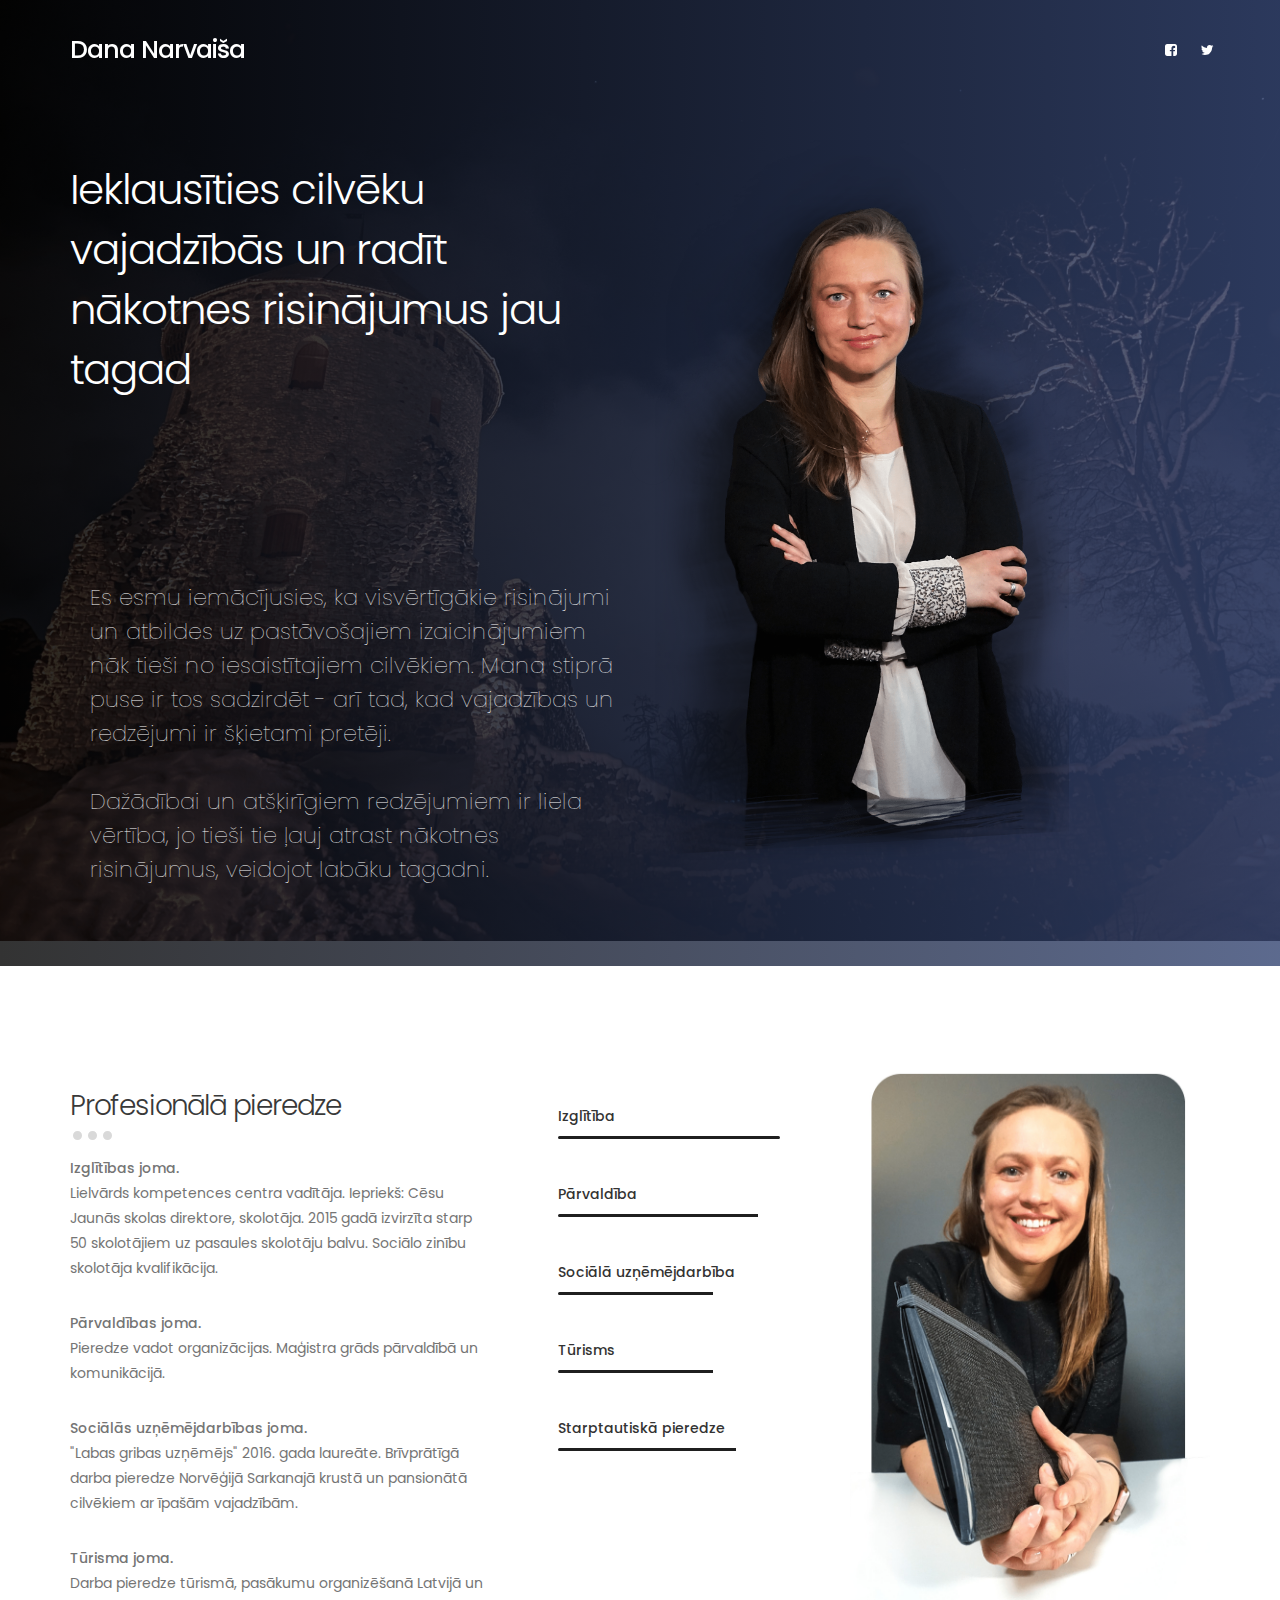
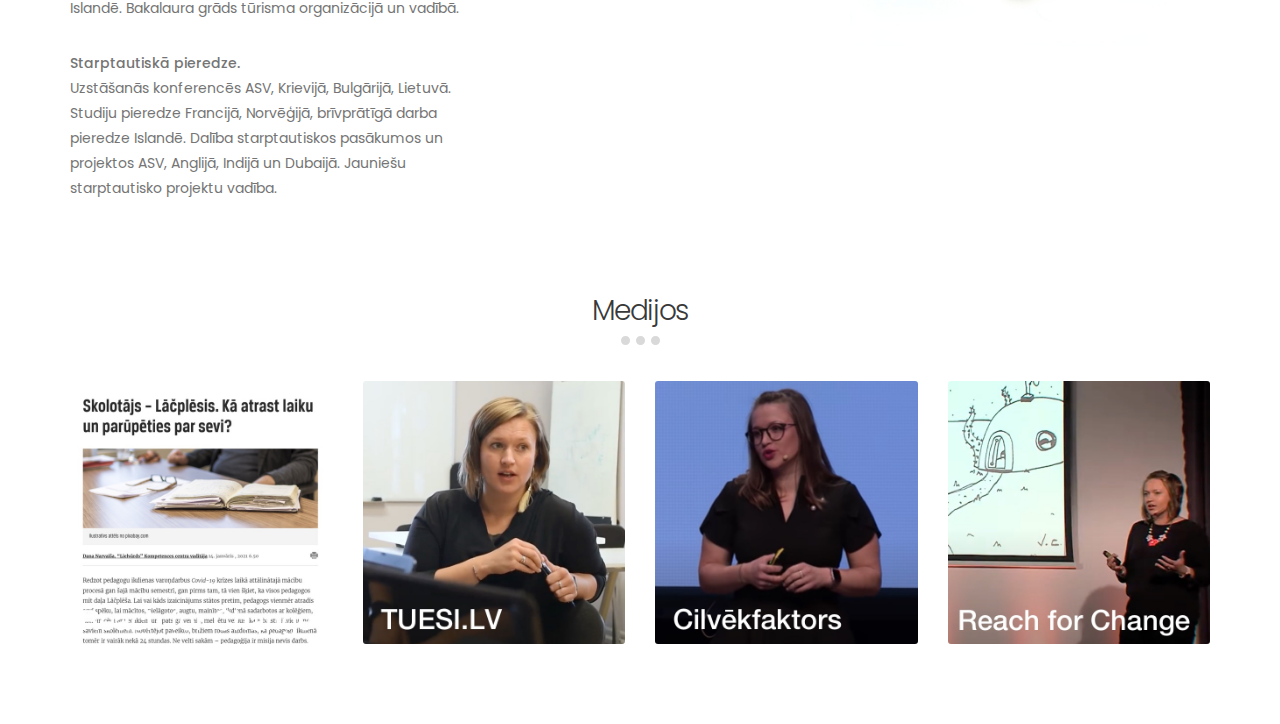
<file: index.html>
<!DOCTYPE html>
<html lang="en">
<head>

     <title>Dana Narvaiša</title>
<!--
Hydro Template
http://www.templatemo.com/tm-509-hydro
-->
     <meta charset="UTF-8">
     <meta http-equiv="X-UA-Compatible" content="IE=Edge">
     <meta name="description" content="Dana Narvaiša ir izglītības eksperte, kura gan Latvijā, gan starptautiski ir zināma kā Cēsu Jaunās skolas izveidotāja un skolotāja kura iekļuva starp Top 50 skolotājiem uz pasaules skolotāja balvu. Šobrīd Dana vada uzņēmuma "Lielvārds" Kompetences centru.">
     <meta name="keywords" content="Dana Narvaiša, Narvaiša, Cēsu Jaunā skola, Lielvārds, skolotāja, Cēsis, skola, skolotāju balva, izglītība, izglītības eksperts, eksperts, kompetences centrs, pārmaiņas izglītībā">
     <meta name="author" content="Dana Narvaiša">
     <meta name="viewport" content="width=device-width, initial-scale=1, maximum-scale=1">

     <link rel="stylesheet" href="css/bootstrap.min.css">
     <link rel="stylesheet" href="css/magnific-popup.css">
     <link rel="stylesheet" href="css/font-awesome.min.css">

     <!-- MAIN CSS -->
     <link rel="stylesheet" href="css/templatemo-style.css">
     
     <!-- FAVICON -->
     <link rel="apple-touch-icon" sizes="180x180" href="/apple-touch-icon.png">
     <link rel="icon" type="image/png" sizes="32x32" href="/favicon-32x32.png">
     <link rel="icon" type="image/png" sizes="16x16" href="/favicon-16x16.png">
     <link rel="manifest" href="/site.webmanifest">
     
</head>
<body>

     <!-- PRE LOADER -->
     <section class="preloader">
          <div class="spinner">
               <span class="spinner-rotate"></span>
          </div>
     </section>


     <!-- MENU -->
     <section class="navbar custom-navbar navbar-fixed-top" role="navigation">
          <div class="container">

               <div class="navbar-header">
                    <button class="navbar-toggle" data-toggle="collapse" data-target=".navbar-collapse">
                         <span class="icon icon-bar"></span>
                         <span class="icon icon-bar"></span>
                         <span class="icon icon-bar"></span>
                    </button>

                    <!-- lOGO TEXT HERE -->
                    <a href="index.html" class="navbar-brand">Dana Narvaiša</a>
               </div>

               <!-- MENU LINKS -->
               <div class="collapse navbar-collapse">
                   <!--   <ul class="nav navbar-nav navbar-nav-first">
                         <li><a href="#home" class="smoothScroll">Home</a></li>
                         <li><a href="#about" class="smoothScroll">About</a></li>
                         <li><a href="#blog" class="smoothScroll">Blog</a></li>
                         <li><a href="#work" class="smoothScroll">Our Work</a></li>
                         <li><a href="#contact" class="smoothScroll">Contacts</a></li>
                    </ul> -->

                    <ul class="nav navbar-nav navbar-right">
                         <li><a href="https://www.facebook.com/dana.narvaisa"><i class="fa fa-facebook-square"></i></a></li>
                         <li><a href="https://twitter.com/dana_narvaisa"><i class="fa fa-twitter"></i></a></li>
                        <!-- <li class="section-btn"><a href="#" data-toggle="modal" data-target="#modal-form">Read on Medium</a></li> -->
                    </ul>
               </div>

          </div>
     </section>


     <!-- HOME -->
     <section id="home" data-stellar-background-ratio="0.5">
          <div class="overlay"></div>
          <div class="container">
               <div class="row">

                                        <div class="col-md-6 col-sm-12">
                         <div class="home-info">
                              <h1>Ieklausīties cilvēku vajadzībās un radīt nākotnes risinājumus jau tagad</h1>
                              
                              <span class="home-subinfo">Es esmu iemācījusies, ka visvērtīgākie risinājumi un atbildes uz pastāvošajiem izaicinājumiem nāk tieši no iesaistītajiem cilvēkiem. Mana stiprā puse ir tos sadzirdēt - arī tad, kad vajadzības un redzējumi ir šķietami pretēji.<br><br>Dažādībai un atšķirīgiem redzējumiem ir liela vērtība, jo tieši tie ļauj atrast nākotnes risinājumus, veidojot labāku tagadni.
                                   
                              </span>
                         </div>
                    </div>

                    <div class="col-md-6 col-sm-12">
                        <div class="home-photo">

                                   <img class="mx-auto d-block img-fluid" src="images/Dana_homepage_second.png"></img>

                      </div>
                    </div>

               </div>
          </div>
     </section>


     <!-- ABOUT -->
       <section id="about" data-stellar-background-ratio="0.5">
          <div class="container">
               <div class="row">

                    <div class="col-md-5 col-sm-6">
                         <div class="about-info">
                              <div class="section-title">
                                   <h2>Profesionālā pieredze</h2>
                                   <span class="line-bar">...</span>
                              </div>
                              <p><strong>Izglītības joma.</strong><br> Lielvārds kompetences centra vadītāja. Iepriekš: Cēsu Jaunās skolas direktore, skolotāja. 2015 gadā izvirzīta starp 50 skolotājiem uz pasaules skolotāju balvu. Sociālo zinību skolotāja kvalifikācija.</p><br>
                              <p><strong>Pārvaldības joma.</strong><br> Pieredze vadot organizācijas. Maģistra grāds pārvaldībā un komunikācijā.</p><br>
                              <p><strong>Sociālās uzņēmējdarbības joma.</strong><br> "Labas gribas uzņēmējs" 2016. gada laureāte. Brīvprātīgā darba pieredze Norvēģijā Sarkanajā krustā un pansionātā cilvēkiem ar īpašām vajadzībām.</p><br>
                           <p><strong>Tūrisma joma.</strong><br>Darba pieredze tūrismā, pasākumu organizēšanā Latvijā un Islandē. Bakalaura grāds tūrisma organizācijā un vadībā.</p><br>
                             <p><strong>Starptautiskā pieredze.</strong><br>Uzstāšanās konferencēs ASV, Krievijā, Bulgārijā, Lietuvā. Studiju pieredze Francijā, Norvēģijā, brīvprātīgā darba pieredze Islandē. Dalība starptautiskos pasākumos un projektos ASV, Anglijā, Indijā un Dubaijā. Jauniešu starptautisko projektu vadība.</p><br>    
                           
                         </div>
                    </div>

                    <div class="col-md-3 col-sm-6">
                         <div class="about-info skill-thumb">

                              <strong>Izglītība</strong>
                                   <span class="pull-right"></span>
                                        <div class="progress">
                                             <div class="progress-bar progress-bar-primary" role="progressbar" aria-valuenow="100" aria-valuemin="0" aria-valuemax="100" style="width: 100%;"></div>
                                        </div><br>

                              <strong>Pārvaldība</strong>
                                   <span class="pull-right"></span>
                                        <div class="progress">
                                             <div class="progress-bar progress-bar-primary" role="progressbar" aria-valuenow="100" aria-valuemin="0" aria-valuemax="100" style="width: 90%;"></div>
                                        </div><br>

                              <strong>Sociālā uzņēmējdarbība</strong>
                                   <span class="pull-right"></span>
                                        <div class="progress">
                                             <div class="progress-bar progress-bar-primary" role="progressbar" aria-valuenow="100" aria-valuemin="0" aria-valuemax="100" style="width: 70%;"></div>
                                        </div><br>

                              <strong>Tūrisms</strong>
                                   <span class="pull-right"></span>
                                        <div class="progress">
                                             <div class="progress-bar progress-bar-primary" role="progressbar" aria-valuenow="100" aria-valuemin="0" aria-valuemax="100" style="width: 70%;"></div>
                                        </div><br>
                                        
                                        <strong>Starptautiskā pieredze</strong>
                                   <span class="pull-right"></span>
                                        <div class="progress">
                                             <div class="progress-bar progress-bar-primary" role="progressbar" aria-valuenow="100" aria-valuemin="0" aria-valuemax="100" style="width: 80%;"></div>
                                        </div>

                         </div>
                    </div>

                    <div class="col-md-4 col-sm-12">
                         <div class="about-image">
                              <img src="images/Dana_white_table.jpg" class="img-responsive" alt="">
                         </div>
                    </div>

               </div>
          </div>
     </section>



     <!-- WORK -->
     <section id="work" data-stellar-background-ratio="0.5">
          <div class="container">
               <div class="row">

                    <div class="col-md-12 col-sm-12">
                         <div class="section-title">
                              <h2>Medijos</h2>
                              <span class="line-bar">...</span>
                         </div>
                    </div>

                    <div class="col-md-3 col-sm-6">
                         <!-- WORK THUMB -->
                         <div class="work-thumb">
                              <a href="https://ir.lv/2021/01/14/skolotajs-lacplesis-ka-atrast-laiku-un-parupeties-par-sevi/">
                                   <img src="images/mediji-irlacplesis.jpg" class="img-responsive" alt="Work">

                                   <div class="work-info">
                                        <h3>Ir.lv</h3>
                                        <small>Skolotājs – Lāčplēsis. <br>Kā atrast laiku un<br> parūpēties par sevi?
</small>
                                   </div>
                              </a>
                         </div>
                    </div>


                    <div class="col-md-3 col-sm-6">
                         <!-- WORK THUMB -->
                         <div class="work-thumb">
                              <a href="https://youtu.be/twyvLfW7IdI">
                                   <img src="images/mediji-tuesilv.jpg" class="img-responsive" alt="Work">

                                   <div class="work-info">
                                        <h3>TUESI.LV</h3>
                                        <small>Dana Narvaiša -<br>izveidojusi skolu</small>
                                   </div>
                              </a>
                         </div>
                    </div>

                    <div class="col-md-3 col-sm-6">
                         <!-- WORK THUMB -->
                         <div class="work-thumb">
                              <a href="https://youtu.be/tKFeyXFOIC4">
                                   <img src="images/mediji-cilvekfaktors.jpg" class="img-responsive" alt="Work">

                                   <div class="work-info">
                                        <h3>Cilvēkfaktors</h3>
                                        <small>"Ko mēs esam aizmirsuši?"</small>
                                   </div>
                              </a>
                         </div>
                    </div>

                    <div class="col-md-3 col-sm-6">
                         <!-- WORK THUMB -->
                         <div class="work-thumb">
                              <a href="https://youtu.be/SBDPJjTN-so">
                                   <img src="images/mediji-reachforchange.jpg" class="img-responsive" alt="Work">

                                   <div class="work-info">
                                        <h3>Reach for Change</h3>
                                        <small>How about NOT focusing<br>on system change</small>
                                   </div>
                              </a>
                         </div>
                    </div>


               </div>
          </div>
     </section>








     <!-- SCRIPTS -->
     <script src="js/jquery.js"></script>
     <script src="js/bootstrap.min.js"></script>
     <script src="js/jquery.stellar.min.js"></script>
     <script src="js/jquery.magnific-popup.min.js"></script>
     <script src="js/smoothscroll.js"></script>
     <script src="js/custom.js"></script>

</body>
</html>
</file>
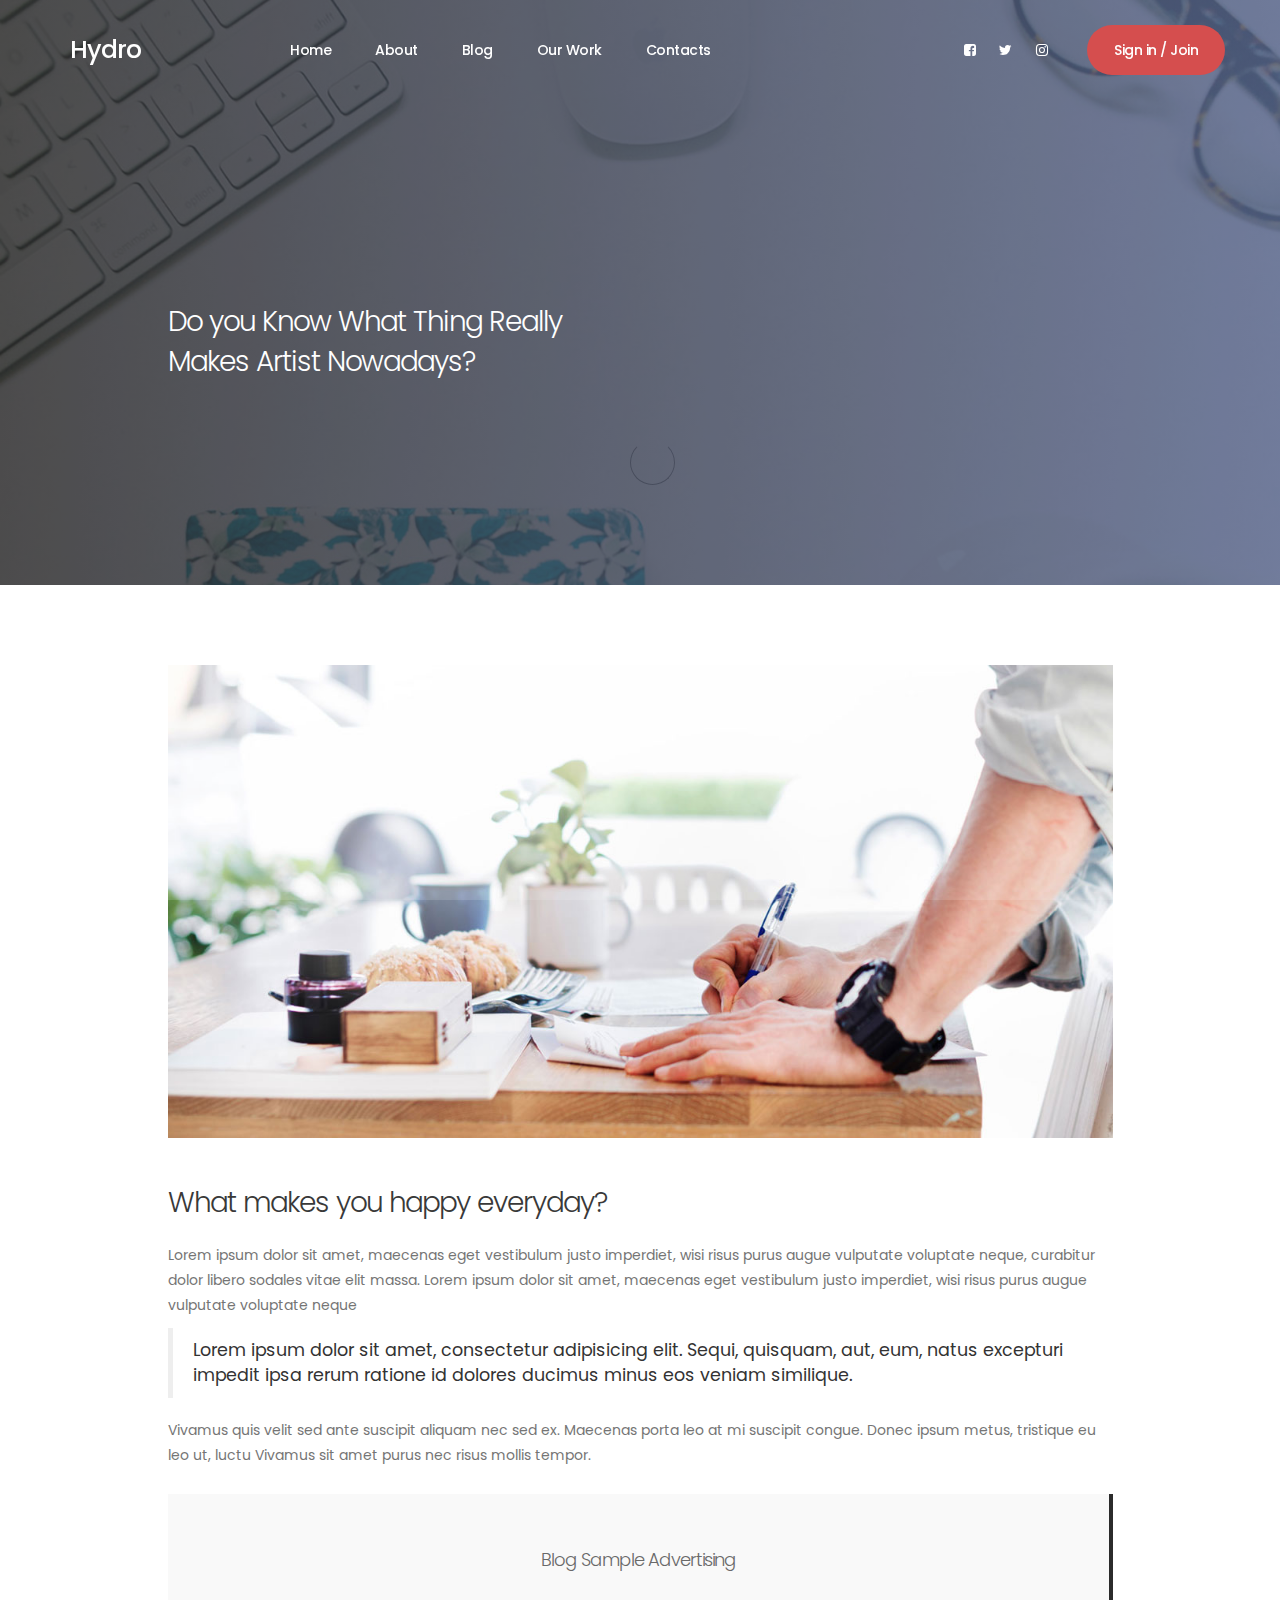
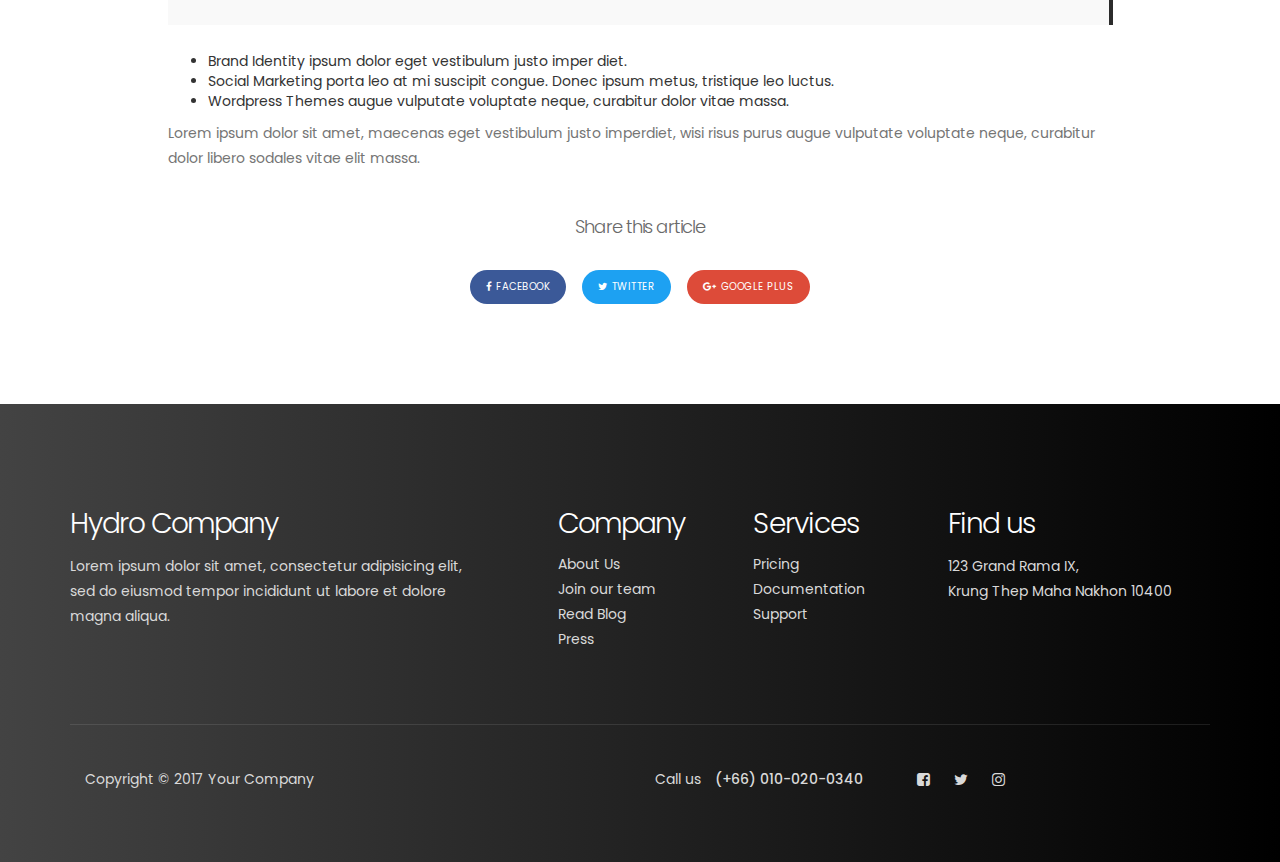
<file: blog-detail.html>
<!DOCTYPE html>
<html lang="en">
<head>

     <title>Hydro - Blog Page</title>
<!-- 
Hydro Template 
http://www.templatemo.com/tm-509-hydro
-->
     <meta charset="UTF-8">
     <meta http-equiv="X-UA-Compatible" content="IE=Edge">
     <meta name="description" content="">
     <meta name="keywords" content="">
     <meta name="author" content="">
     <meta name="viewport" content="width=device-width, initial-scale=1, maximum-scale=1">

     <link rel="stylesheet" href="css/bootstrap.min.css">
     <link rel="stylesheet" href="css/magnific-popup.css">
     <link rel="stylesheet" href="css/font-awesome.min.css">

     <!-- MAIN CSS -->
     <link rel="stylesheet" href="css/templatemo-style.css">
</head>
<body>

     <!-- PRE LOADER -->
     <section class="preloader">
          <div class="spinner">
               <span class="spinner-rotate"></span>
          </div>
     </section>


     <!-- MENU -->
     <section class="navbar custom-navbar navbar-fixed-top" role="navigation">
          <div class="container">

               <div class="navbar-header">
                    <button class="navbar-toggle" data-toggle="collapse" data-target=".navbar-collapse">
                         <span class="icon icon-bar"></span>
                         <span class="icon icon-bar"></span>
                         <span class="icon icon-bar"></span>
                    </button>

                    <!-- lOGO TEXT HERE -->
                    <a href="index.html" class="navbar-brand">Hydro</a>
               </div>

               <!-- MENU LINKS -->
               <div class="collapse navbar-collapse">
                    <ul class="nav navbar-nav navbar-nav-first">
                         <li><a href="index.html#home" class="smoothScroll">Home</a></li>
                         <li><a href="index.html#about" class="smoothScroll">About</a></li>
                         <li><a href="index.html#blog" class="smoothScroll">Blog</a></li>
                         <li><a href="index.html#work" class="smoothScroll">Our Work</a></li>
                         <li><a href="index.html#contact" class="smoothScroll">Contacts</a></li>
                    </ul>

                    <ul class="nav navbar-nav navbar-right">
                         <li><a href="#"><i class="fa fa-facebook-square"></i></a></li>
                         <li><a href="#"><i class="fa fa-twitter"></i></a></li>
                         <li><a href="#"><i class="fa fa-instagram"></i></a></li>
                         <li class="section-btn"><a href="#" data-toggle="modal" data-target="#modal-form">Sign in / Join</a></li>
                    </ul>
               </div>

          </div>
     </section>


     <!-- BLOG HEADER -->
     <section id="blog-header" data-stellar-background-ratio="0.5">
          <div class="overlay"></div>
          <div class="container">
               <div class="row">

                    <div class="col-md-offset-1 col-md-5 col-sm-12">
                         <h2>Do you Know What Thing Really Makes Artist Nowadays?</h2>
                    </div>
                    
               </div>
          </div>
     </section>


     <!-- BLOG DETAIL -->
     <section id="blog-detail" data-stellar-background-ratio="0.5">
          <div class="container">
               <div class="row">

                    <div class="col-md-offset-1 col-md-10 col-sm-12">
                         <!-- BLOG THUMB -->
                         <div class="blog-detail-thumb">
                              <div class="blog-image">
                                   <img src="images/blog-detail-image.jpg" class="img-responsive" alt="Blog Image">
                              </div>
                              <h2>What makes you happy everyday?</h2>
                              <p>Lorem ipsum dolor sit amet, maecenas eget vestibulum justo imperdiet, wisi risus purus augue vulputate voluptate neque, curabitur dolor libero sodales vitae elit massa. Lorem ipsum dolor sit amet, maecenas eget vestibulum justo imperdiet, wisi risus purus augue vulputate voluptate neque</p>

                              <blockquote>Lorem ipsum dolor sit amet, consectetur adipisicing elit. Sequi, quisquam, aut, eum, natus excepturi impedit ipsa rerum ratione id dolores ducimus minus eos veniam similique.</blockquote>

                              <p>Vivamus quis velit sed ante suscipit aliquam nec sed ex. Maecenas porta leo at mi suscipit congue. Donec ipsum metus, tristique eu leo ut, luctu Vivamus sit amet purus nec risus mollis tempor.</p>

                              <div class="blog-ads">
                                   <h4>Blog Sample Advertising</h4>
                              </div>
                              
                              <ul>
                                   <li>Brand Identity ipsum dolor eget vestibulum justo imper diet.</li>
                                   <li>Social Marketing porta leo at mi suscipit congue. Donec ipsum metus, tristique leo luctus.</li>
                                   <li>Wordpress Themes augue vulputate voluptate neque, curabitur dolor vitae massa.</li>
                              </ul>
                              <p>Lorem ipsum dolor sit amet, maecenas eget vestibulum justo imperdiet, wisi risus purus augue vulputate voluptate neque, curabitur dolor libero sodales vitae elit massa.</p>
                              <div class="blog-social-share">
                                   <h4>Share this article</h4>
                                   <a href="https://www.facebook.com/templatemo" class="btn btn-primary"><i class="fa fa-facebook"></i>facebook</a>
                                   <a href="#" class="btn btn-success"><i class="fa fa-twitter"></i>twitter</a>
                                   <a href="#" class="btn btn-danger"><i class="fa fa-google-plus"></i>google plus</a>
                              </div>
                         </div>
                    </div>
                    
               </div>
          </div>
     </section>


     <!-- FOOTER -->
     <footer data-stellar-background-ratio="0.5">
          <div class="container">
               <div class="row">

                    <div class="col-md-5 col-sm-12">
                         <div class="footer-thumb footer-info"> 
                              <h2>Hydro Company</h2>
                              <p>Lorem ipsum dolor sit amet, consectetur adipisicing elit, sed do eiusmod tempor incididunt ut labore et dolore magna aliqua.</p>
                         </div>
                    </div>

                    <div class="col-md-2 col-sm-4"> 
                         <div class="footer-thumb"> 
                              <h2>Company</h2>
                              <ul class="footer-link">
                                   <li><a href="#">About Us</a></li>
                                   <li><a href="#">Join our team</a></li>
                                   <li><a href="#">Read Blog</a></li>
                                   <li><a href="#">Press</a></li>
                              </ul>
                         </div>
                    </div>

                    <div class="col-md-2 col-sm-4"> 
                         <div class="footer-thumb"> 
                              <h2>Services</h2>
                              <ul class="footer-link">
                                   <li><a href="#">Pricing</a></li>
                                   <li><a href="#">Documentation</a></li>
                                   <li><a href="#">Support</a></li>
                              </ul>
                         </div>
                    </div>

                    <div class="col-md-3 col-sm-4"> 
                         <div class="footer-thumb"> 
                              <h2>Find us</h2>
                              <p>123 Grand Rama IX, <br> Krung Thep Maha Nakhon 10400</p>
                         </div>
                    </div>

                    <div class="col-md-12 col-sm-12">
                         <div class="footer-bottom">
                              <div class="col-md-6 col-sm-5">
                                   <div class="copyright-text"> 
                                        <p>Copyright &copy; 2017 Your Company</p>
                                   </div>
                              </div>
                              <div class="col-md-6 col-sm-7">
                                   <div class="phone-contact"> 
                                        <p>Call us <span>(+66) 010-020-0340</span></p>
                                   </div>
                                   <ul class="social-icon">
                                        <li><a href="#" class="fa fa-facebook-square" attr="facebook icon"></a></li>
                                        <li><a href="#" class="fa fa-twitter"></a></li>
                                        <li><a href="#" class="fa fa-instagram"></a></li>
                                   </ul>
                              </div>
                         </div>
                    </div>
                    
               </div>
          </div>
     </footer>

     <!-- MODAL -->
     <section class="modal fade" id="modal-form" tabindex="-1" role="dialog" aria-labelledby="myModalLabel" aria-hidden="true">
          <div class="modal-dialog modal-lg">
               <div class="modal-content modal-popup">

                    <div class="modal-header">
                         <button type="button" class="close" data-dismiss="modal" aria-label="Close">
                              <span aria-hidden="true">&times;</span>
                         </button>
                    </div>

                    <div class="modal-body">
                         <div class="container-fluid">
                              <div class="row">

                                   <div class="col-md-12 col-sm-12">
                                        <div class="modal-title">
                                             <h2>Hydro Co</h2>
                                        </div>

                                        <!-- NAV TABS -->
                                        <ul class="nav nav-tabs" role="tablist">
                                             <li class="active"><a href="#sign_up" aria-controls="sign_up" role="tab" data-toggle="tab">Create an account</a></li>
                                             <li><a href="#sign_in" aria-controls="sign_in" role="tab" data-toggle="tab">Sign In</a></li>
                                        </ul>

                                        <!-- TAB PANES -->
                                        <div class="tab-content">
                                             <div role="tabpanel" class="tab-pane fade in active" id="sign_up">
                                                  <form action="#" method="post">
                                                       <input type="text" class="form-control" name="name" placeholder="Name" required>
                                                       <input type="telephone" class="form-control" name="telephone" placeholder="Telephone" required>
                                                       <input type="email" class="form-control" name="email" placeholder="Email" required>
                                                       <input type="password" class="form-control" name="password" placeholder="Password" required>
                                                       <input type="submit" class="form-control" name="submit" value="Submit Button">
                                                  </form>
                                             </div>

                                             <div role="tabpanel" class="tab-pane fade in" id="sign_in">
                                                  <form action="#" method="post">
                                                       <input type="email" class="form-control" name="email" placeholder="Email" required>
                                                       <input type="password" class="form-control" name="password" placeholder="Password" required>
                                                       <input type="submit" class="form-control" name="submit" value="Submit Button">
                                                       <a href="https://www.facebook.com/templatemo">Forgot your password?</a>
                                                  </form>
                                             </div>
                                        </div>
                                   </div>

                              </div>
                         </div>
                    </div>

               </div>
          </div>
     </section>

     <!-- SCRIPTS -->
     <script src="js/jquery.js"></script>
     <script src="js/bootstrap.min.js"></script>
     <script src="js/jquery.stellar.min.js"></script>
     <script src="js/jquery.magnific-popup.min.js"></script>
     <script src="js/smoothscroll.js"></script>
     <script src="js/custom.js"></script>

</body>
</html>
</file>
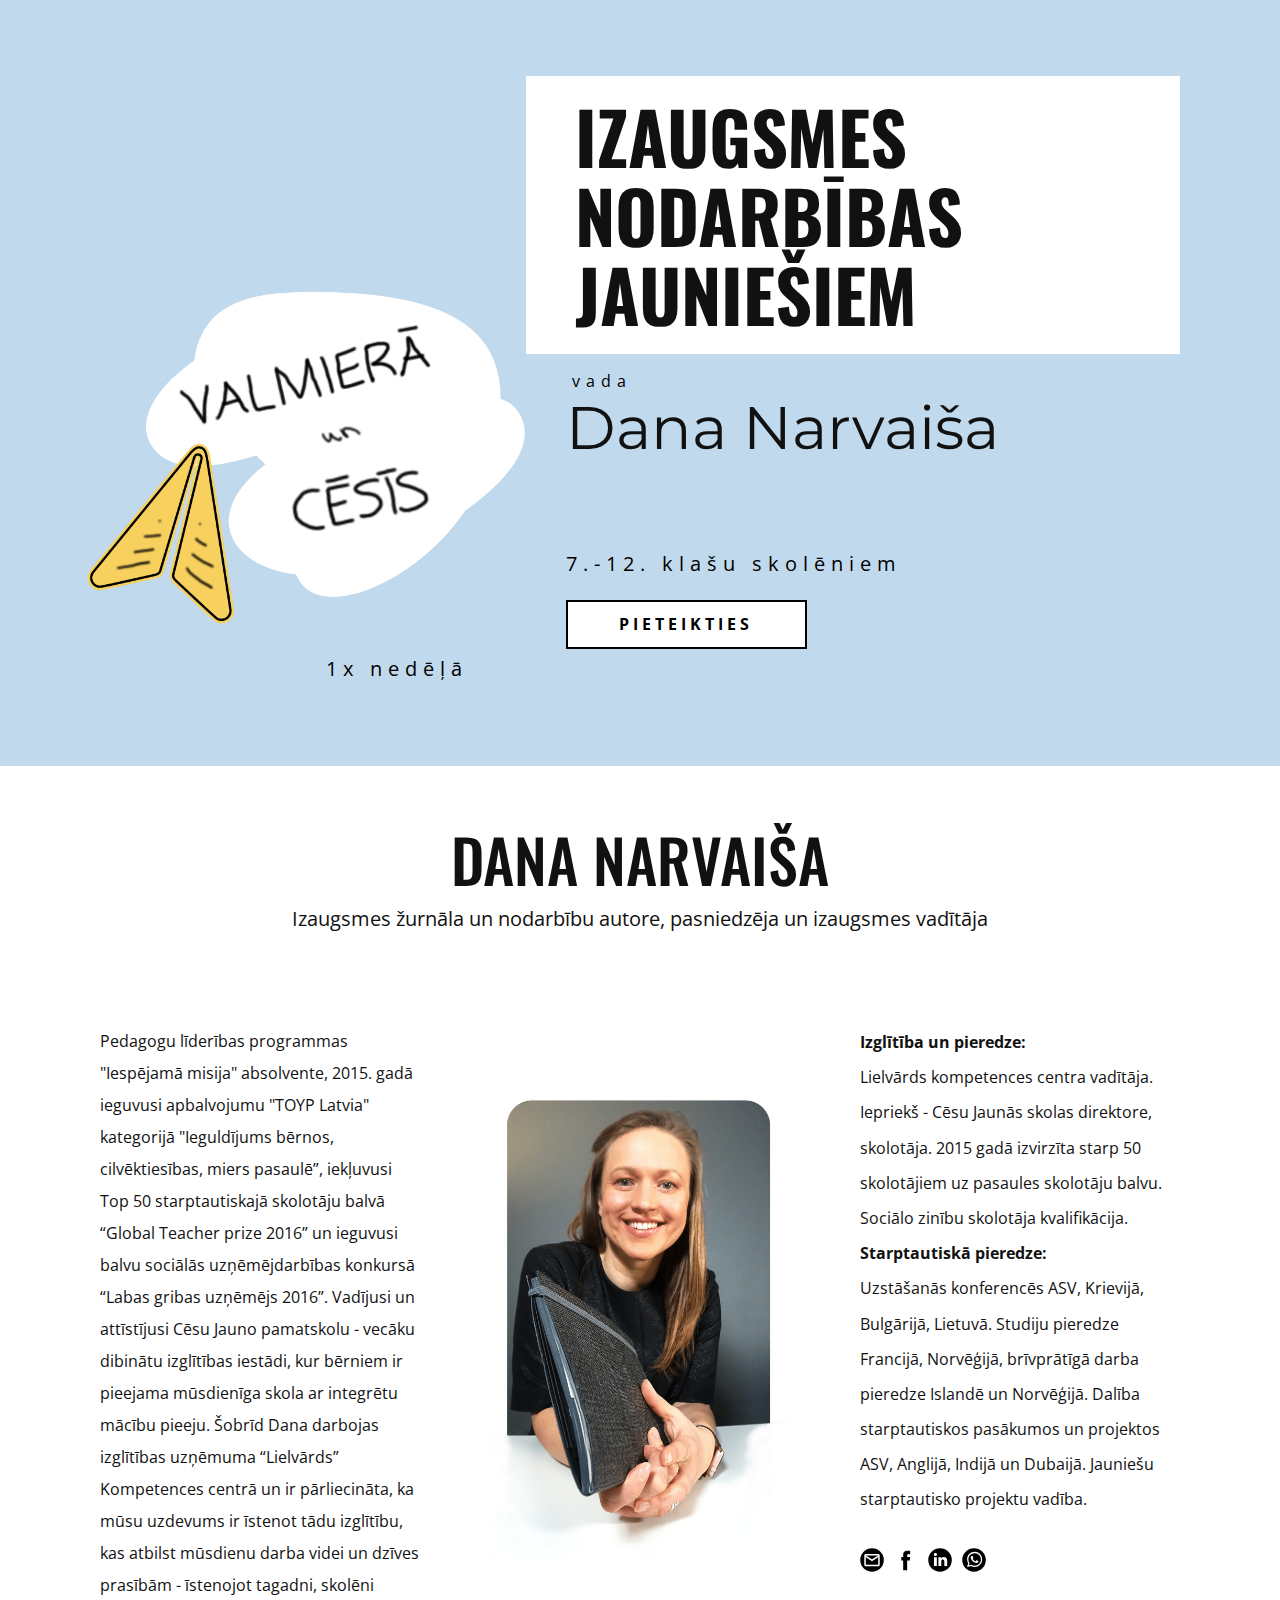
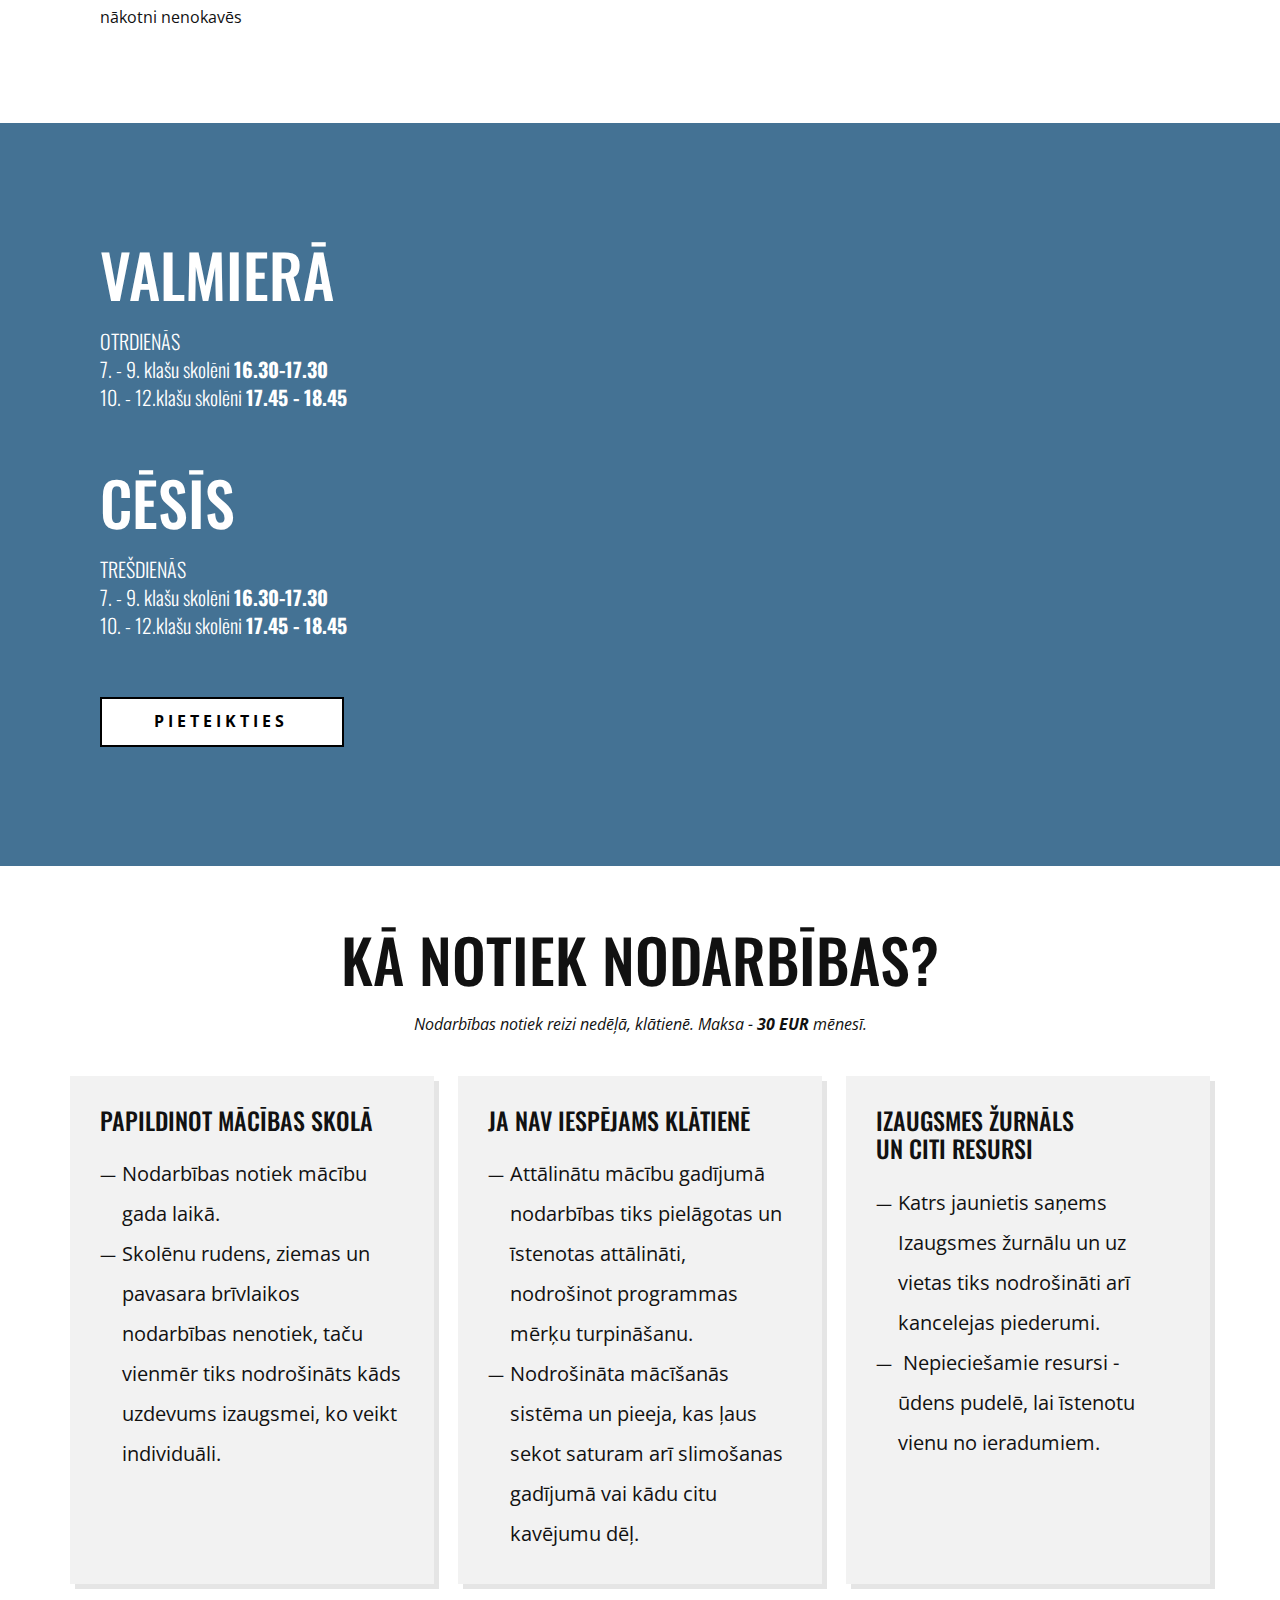
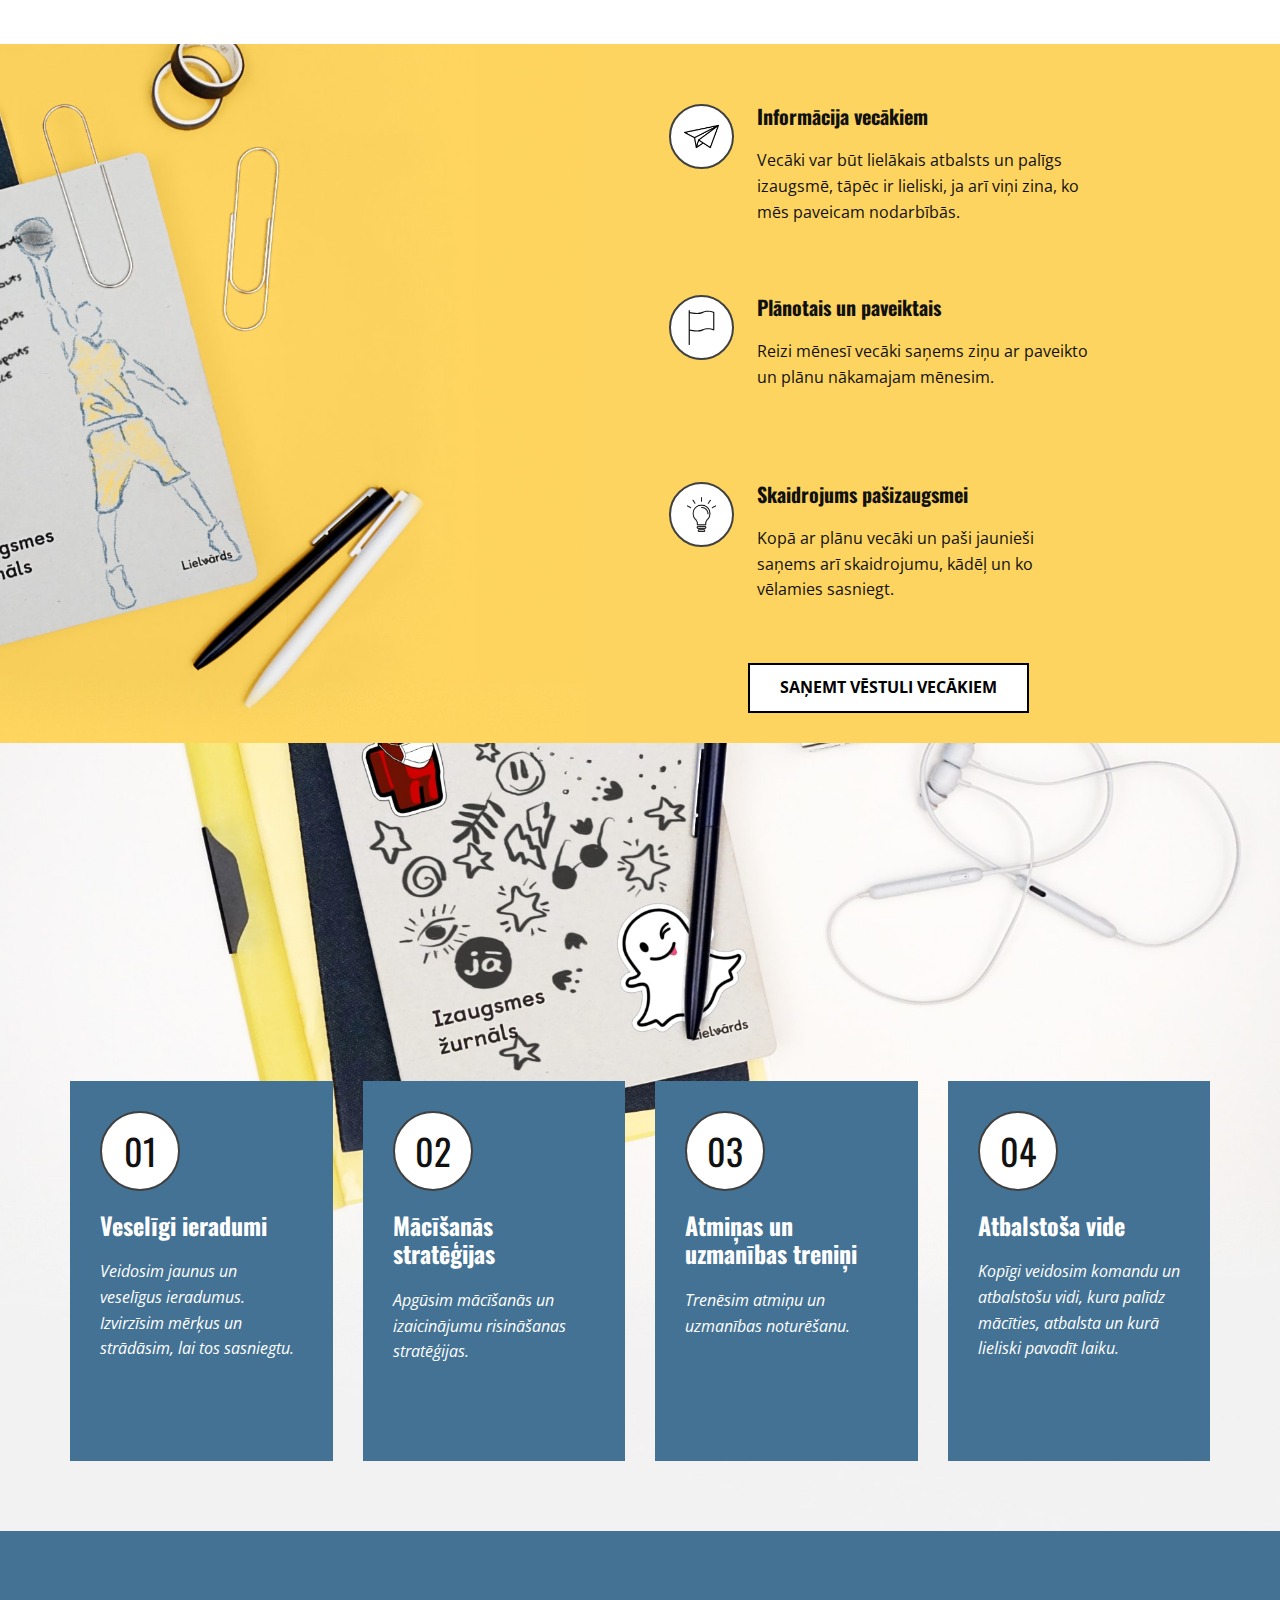
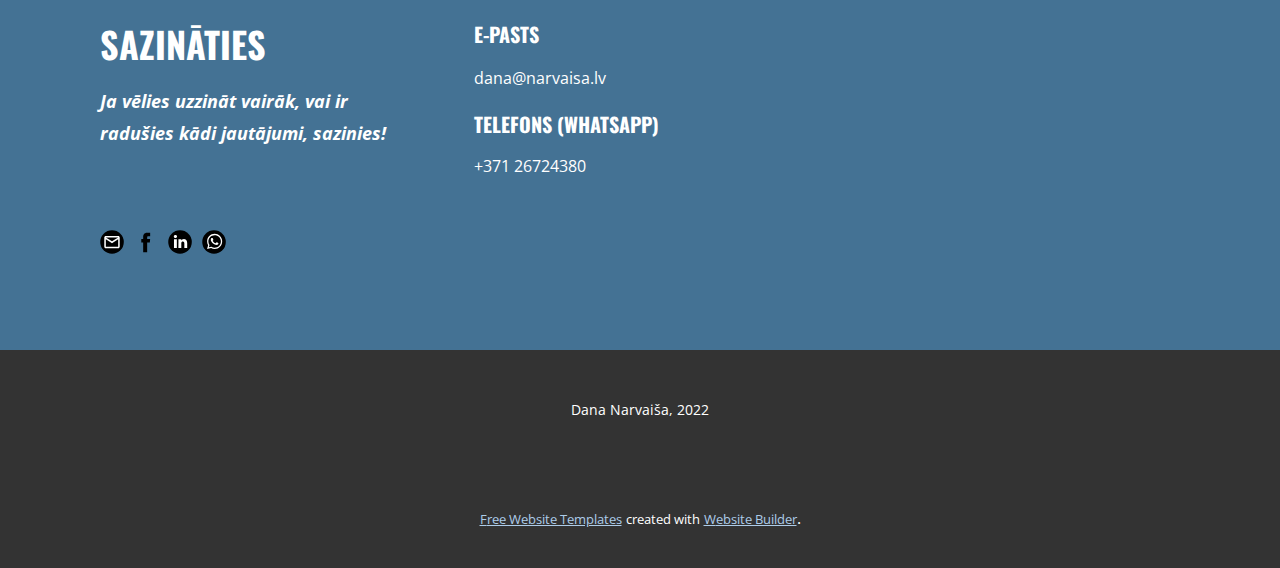
<file: Dana-Narvaiša.html>
<!DOCTYPE html>
<html style="font-size: 16px;" lang="en"><head>
    <meta name="viewport" content="width=device-width, initial-scale=1.0">
    <meta charset="utf-8">
    <meta name="keywords" content="Hello!, I’m Jack Norton, a web Designer., Profile, Hello, Capabilities, 01, 02, 03, 04, We create, restore &amp;amp; evolve iconic brands">
    <meta name="description" content="">
    <title>Dana Narvaiša</title>
    <link rel="stylesheet" href="nicepage.css" media="screen">
<link rel="stylesheet" href="Dana-Narvaiša.css" media="screen">
    <script class="u-script" type="text/javascript" src="jquery.js" "="" defer=""></script>
    <script class="u-script" type="text/javascript" src="nicepage.js" "="" defer=""></script>
    <meta name="generator" content="Nicepage 4.17.10, nicepage.com">
    <link id="u-theme-google-font" rel="stylesheet" href="https://fonts.googleapis.com/css?family=Oswald:200,300,400,500,600,700|Open+Sans:300,300i,400,400i,500,500i,600,600i,700,700i,800,800i">
    <link id="u-page-google-font" rel="stylesheet" href="https://fonts.googleapis.com/css?family=Oswald:200,300,400,500,600,700|Montserrat:100,100i,200,200i,300,300i,400,400i,500,500i,600,600i,700,700i,800,800i,900,900i">
    
    
    
    
    
    
    
    
    <script type="application/ld+json">{
		"@context": "http://schema.org",
		"@type": "Organization",
		"name": ""
}</script>
    <meta name="theme-color" content="#478ac9">
    <meta property="og:title" content="Dana Narvaiša">
    <meta property="og:type" content="website">
  </head>
  <body class="u-body u-xl-mode" data-lang="en">
    <section class="u-clearfix u-palette-3-light-2 u-section-1" id="carousel_8a8b">
      <div class="u-clearfix u-sheet u-valign-middle-md u-valign-middle-sm u-valign-middle-xl u-valign-middle-xs u-sheet-1">
        <div class="u-clearfix u-expanded-width u-layout-wrap u-layout-wrap-1">
          <div class="u-gutter-0 u-layout">
            <div class="u-layout-row">
              <div class="u-align-left-lg u-align-left-xl u-align-right-md u-align-right-sm u-align-right-xs u-container-style u-layout-cell u-left-cell u-size-24 u-layout-cell-1">
                <div class="u-container-layout u-container-layout-1">
                  <img class="u-expanded-width-sm u-expanded-width-xs u-image u-image-1" src="images/web_valmiera_cesis.png" data-image-width="788" data-image-height="622">
                  <p class="u-text u-text-black u-text-1">1x nedēļā</p>
                </div>
              </div>
              <div class="u-align-left-lg u-align-left-md u-align-left-sm u-align-left-xl u-container-style u-layout-cell u-right-cell u-size-36 u-layout-cell-2">
                <div class="u-container-layout u-container-layout-2">
                  <div class="u-align-left u-container-style u-expanded-width-xs u-group u-white u-group-1">
                    <div class="u-container-layout u-container-layout-3">
                      <h2 class="u-custom-font u-font-oswald u-text u-text-2">IZAUGSMES<br>NODARBĪBAS<br>JAUNIEŠIEM
                      </h2>
                    </div>
                  </div>
                  <p class="u-align-left-xs u-text u-text-black u-text-3">vada</p>
                  <h1 class="u-align-left-xs u-custom-font u-font-montserrat u-text u-text-4">Dana Narvaiša</h1>
                  <p class="u-text u-text-black u-text-5">7.-12. klašu skolēniem</p>
                  <a href="https://ej.uz/pieteiksanas_izaugsmes_nodarbibam" class="u-active-black u-border-2 u-border-black u-btn u-button-style u-hover-black u-text-black u-text-hover-white u-white u-btn-1" target="_blank">PIETEIKTIES</a>
                </div>
              </div>
            </div>
          </div>
        </div>
      </div>
    </section>
    <section class="u-align-center-lg u-align-center-md u-align-center-xl u-align-left-sm u-align-left-xs u-clearfix u-section-2" id="carousel_09eb">
      <div class="u-clearfix u-sheet u-valign-middle u-sheet-1">
        <h2 class="u-text u-text-default u-text-1">DANA NARVAIŠA</h2>
        <p class="u-align-center-sm u-align-center-xs u-large-text u-text u-text-variant u-text-2">Izaugsmes žurnāla un nodarbību autore, pasniedzēja un izaugsmes vadītāja</p>
        <div class="u-clearfix u-expanded-width u-layout-wrap u-layout-wrap-1">
          <div class="u-layout">
            <div class="u-layout-row">
              <div class="u-container-style u-layout-cell u-size-20 u-layout-cell-1">
                <div class="u-container-layout u-container-layout-1">
                  <p class="u-text u-text-default u-text-3"> Pedagogu līderības programmas "Iespējamā misija" absolvente, 2015. gadā ieguvusi apbalvojumu "TOYP Latvia" kategorijā "Ieguldījums bērnos, cilvēktiesības, miers pasaulē”, iekļuvusi Top 50 starptautiskajā skolotāju balvā “Global Teacher prize 2016” un ieguvusi balvu sociālās uzņēmējdarbības konkursā “Labas gribas uzņēmējs 2016”. Vadījusi un attīstījusi Cēsu Jauno pamatskolu - vecāku dibinātu izglītības iestādi, kur bērniem ir pieejama mūsdienīga skola ar integrētu mācību pieeju. Šobrīd Dana darbojas izglītības uzņēmuma “Lielvārds” Kompetences centrā un ir pārliecināta, ka mūsu uzdevums ir īstenot tādu izglītību, kas atbilst mūsdienu darba videi un dzīves prasībām - īstenojot tagadni, skolēni nākotni nenokavēs</p>
                </div>
              </div>
              <div class="u-align-center-md u-align-left-sm u-align-left-xs u-container-style u-layout-cell u-size-20 u-layout-cell-2">
                <div class="u-container-layout u-valign-middle-lg u-valign-middle-xl u-valign-top-md u-valign-top-sm u-valign-top-xs u-container-layout-2">
                  <img class="u-expanded-width-md u-expanded-width-sm u-expanded-width-xs u-image u-image-default u-image-1" src="images/image.png" alt="" data-image-width="1500" data-image-height="2500">
                </div>
              </div>
              <div class="u-container-style u-layout-cell u-size-20 u-layout-cell-3">
                <div class="u-container-layout u-container-layout-3">
                  <p class="u-text u-text-4">
                    <span style="font-weight: 700;">Izglītība un pieredze: </span>
                    <br>
                    <span style="font-weight: 700;"></span>
                    <span style="font-weight: 700;">
                      <span style="font-weight: 400;">Lielvārds kompetences centra vadītāja. Iepriekš - Cēsu Jaunās skolas direktore, skolotāja. 2015 gadā izvirzīta starp 50 skolotājiem uz pasaules skolotāju balvu. Sociālo zinību skolotāja kvalifikācija.</span>
                      <br> Starptautiskā pieredze: 
                    </span>
                    <br> Uzstāšanās konferencēs ASV, Krievijā, Bulgārijā, Lietuvā. Studiju pieredze Francijā, Norvēģijā, brīvprātīgā darba pieredze Islandē un Norvēģijā. Dalība starptautiskos pasākumos un projektos ASV, Anglijā, Indijā un Dubaijā. Jauniešu starptautisko projektu vadība.
                  </p>
                  <div class="u-social-icons u-spacing-10 u-social-icons-1">
                    <a class="u-social-url" target="_blank" data-type="Email" title="dana@narvaisa.lv" href="mailto:dana@narvaisa.lv"><span class="u-icon u-social-email u-social-icon u-text-black u-icon-1"><svg class="u-svg-link" preserveAspectRatio="xMidYMin slice" viewBox="0 0 112 112" style=""><use xmlns:xlink="http://www.w3.org/1999/xlink" xlink:href="#svg-d308"></use></svg><svg class="u-svg-content" viewBox="0 0 112 112" x="0" y="0" id="svg-d308"><circle fill="currentColor" cx="56.1" cy="56.1" r="55"></circle><path id="path3864" fill="#FFFFFF" d="M27.2,28h57.6c4,0,7.2,3.2,7.2,7.2l0,0v42.7c0,3.9-3.2,7.2-7.2,7.2l0,0H27.2
	c-4,0-7.2-3.2-7.2-7.2V35.2C20,31.1,23.2,28,27.2,28 M56,52.9l28.8-17.8H27.2L56,52.9 M27.2,77.7h57.6V43.5L56,61.3L27.2,43.5V77.7z
	"></path></svg></span>
                    </a>
                    <a class="u-social-url" title="facebook" target="_blank" href="https://www.facebook.com/dana.narvaisa"><span class="u-icon u-icon-circle u-social-facebook u-social-icon u-text-black u-icon-2"><svg class="u-svg-link" preserveAspectRatio="xMidYMin slice" viewBox="0 0 112 112" style=""><use xmlns:xlink="http://www.w3.org/1999/xlink" xlink:href="#svg-bc6b"></use></svg><svg class="u-svg-content" viewBox="0 0 112 112" x="0" y="0" id="svg-bc6b"><path fill="currentColor" d="M75.5,28.8H65.4c-1.5,0-4,0.9-4,4.3v9.4h13.9l-1.5,15.8H61.4v45.1H42.8V58.3h-8.8V42.4h8.8V32.2
	c0-7.4,3.4-18.8,18.8-18.8h13.8v15.4H75.5z"></path></svg></span>
                    </a>
                    <a class="u-social-url" target="_blank" data-type="LinkedIn" title="LinkedIn" href="https://www.linkedin.com/in/dananarvaisa/"><span class="u-icon u-social-icon u-social-linkedin u-text-black u-icon-3"><svg class="u-svg-link" preserveAspectRatio="xMidYMin slice" viewBox="0 0 112 112" style=""><use xmlns:xlink="http://www.w3.org/1999/xlink" xlink:href="#svg-a65e"></use></svg><svg class="u-svg-content" viewBox="0 0 112 112" x="0" y="0" id="svg-a65e"><circle fill="currentColor" cx="56.1" cy="56.1" r="55"></circle><path fill="#FFFFFF" d="M41.3,83.7H27.9V43.4h13.4V83.7z M34.6,37.9L34.6,37.9c-4.6,0-7.5-3.1-7.5-7c0-4,3-7,7.6-7s7.4,3,7.5,7
            C42.2,34.8,39.2,37.9,34.6,37.9z M89.6,83.7H76.2V62.2c0-5.4-1.9-9.1-6.8-9.1c-3.7,0-5.9,2.5-6.9,4.9c-0.4,0.9-0.4,2.1-0.4,3.3v22.5
            H48.7c0,0,0.2-36.5,0-40.3h13.4v5.7c1.8-2.7,5-6.7,12.1-6.7c8.8,0,15.4,5.8,15.4,18.1V83.7z"></path></svg></span>
                    </a>
                    <a class="u-social-url" target="_blank" data-type="Whatsapp" title="Whatsapp" href="https://wa.me/37126724380"><span class="u-icon u-social-icon u-social-whatsapp u-text-black u-icon-4"><svg class="u-svg-link" preserveAspectRatio="xMidYMin slice" viewBox="0 0 112 112" style=""><use xmlns:xlink="http://www.w3.org/1999/xlink" xlink:href="#svg-2c46"></use></svg><svg class="u-svg-content" viewBox="0 0 112 112" x="0" y="0" id="svg-2c46"><circle fill="currentColor" cx="56.1" cy="56.1" r="55"></circle><path fill="#FFFFFF" d="M83.8,28.3C77.2,21.7,68.4,18,59,18c-19.3,0-35.1,15.7-35.1,35.1c0,6.2,1.6,12.2,4.7,17.5l-5,18.2L42.2,84
	c5.1,2.8,10.9,4.3,16.8,4.3h0l0,0c19.3,0,35.1-15.7,35.1-35.1C94.1,43.8,90.5,35,83.8,28.3 M59,82.3L59,82.3
	c-5.2,0-10.4-1.4-14.9-4.1l-1.1-0.6l-11,2.9L35,69.8l-0.7-1.1c-2.9-4.6-4.5-10-4.5-15.5C29.8,37,42.9,24,59,24
	c7.8,0,15.1,3,20.6,8.6c5.5,5.5,8.5,12.8,8.5,20.6C88.2,69.2,75.1,82.3,59,82.3 M75,60.5c-0.9-0.4-5.2-2.6-6-2.9
	c-0.8-0.3-1.4-0.4-2,0.4s-2.3,2.9-2.8,3.4c-0.5,0.6-1,0.7-1.9,0.2c-0.9-0.4-3.7-1.4-7.1-4.4c-2.6-2.3-4.4-5.2-4.9-6.1
	c-0.5-0.9-0.1-1.4,0.4-1.8c0.4-0.4,0.9-1,1.3-1.5c0.4-0.5,0.6-0.9,0.9-1.5c0.3-0.6,0.1-1.1-0.1-1.5c-0.2-0.4-2-4.8-2.7-6.5
	c-0.7-1.7-1.4-1.5-2-1.5c-0.5,0-1.1,0-1.7,0c-0.6,0-1.5,0.2-2.3,1.1c-0.8,0.9-3.1,3-3.1,7.3c0,4.3,3.1,8.5,3.6,9.1
	c0.4,0.6,6.2,9.4,15,13.2c2.1,0.9,3.7,1.4,5,1.8c2.1,0.7,4,0.6,5.5,0.3c1.7-0.3,5.2-2.1,5.9-4.2c0.7-2,0.7-3.8,0.5-4.2
	C76.5,61.1,75.9,60.9,75,60.5"></path></svg></span>
                    </a>
                  </div>
                </div>
              </div>
            </div>
          </div>
        </div>
      </div>
    </section>
    <section class="u-clearfix u-palette-3-base u-section-3" id="carousel_5cf0">
      <div class="u-clearfix u-sheet u-valign-middle-lg u-valign-middle-md u-valign-middle-xl u-sheet-1">
        <div class="u-clearfix u-expanded-width-sm u-expanded-width-xs u-layout-wrap u-layout-wrap-1">
          <div class="u-layout">
            <div class="u-layout-row">
              <div class="u-align-center u-container-style u-layout-cell u-palette-3-base u-right-cell u-shape-rectangle u-size-30 u-layout-cell-1">
                <div class="u-container-layout u-valign-bottom-sm u-valign-bottom-xs u-container-layout-1">
                  <h2 class="u-align-left u-text u-text-default u-text-1">VALMIERĀ</h2>
                  <h6 class="u-align-left u-text u-text-2">OTRDIENĀS<br> 7. - 9. klašu skolēni <span style="font-weight: 700;">16.30-17.30</span>
                    <br>10. - 12.klašu skolēni <span style="font-weight: 700;">17.45 - 18.45 </span>
                  </h6>
                  <h2 class="u-align-left u-text u-text-default u-text-3">CĒSĪS</h2>
                  <h6 class="u-align-left u-text u-text-4">TREŠDIENĀS<br> 7. - 9. klašu skolēni <span style="font-weight: 700;">16.30-17.30</span>
                    <br>10. - 12.klašu skolēni <span style="font-weight: 700;">17.45 - 18.45 </span>
                  </h6>
                  <a href="https://ej.uz/pieteiksanas_izaugsmes_nodarbibam" class="u-active-black u-border-2 u-border-black u-btn u-button-style u-hover-black u-text-black u-text-hover-white u-white u-btn-1" target="_blank">PIETEIKTIES</a>
                </div>
              </div>
              <div class="u-align-left u-container-style u-hidden-sm u-hidden-xs u-layout-cell u-left-cell u-size-30 u-layout-cell-2" data-animation-name="customAnimationIn" data-animation-duration="1000">
                <div class="u-container-layout u-valign-middle-md u-valign-middle-sm u-valign-middle-xs u-container-layout-2">
                  <img class="u-hidden-xs u-image u-image-1" src="images/karte_majaslapa.png" data-image-width="585" data-image-height="637">
                </div>
              </div>
            </div>
          </div>
        </div>
      </div>
    </section>
    <section class="u-align-center u-clearfix u-white u-section-4" id="carousel_8f0d">
      <div class="u-clearfix u-sheet u-valign-middle u-sheet-1">
        <h2 class="u-text u-text-default u-text-1">KĀ NOTIEK NODARBĪBAS?</h2>
        <p class="u-text u-text-2">Nodarbības notiek reizi nedēļā, klātienē. Maksa - <span style="font-weight: 700;">30 EUR</span> mēnesī.
        </p>
        <div class="u-expanded-width u-list u-list-1">
          <div class="u-repeater u-repeater-1">
            <div class="u-align-left u-container-style u-grey-5 u-list-item u-repeater-item u-list-item-1">
              <div class="u-container-layout u-similar-container u-container-layout-1">
                <h4 class="u-text u-text-3">PAPILDINOT MĀCĪBAS SKOLĀ</h4>
                <ul class="u-custom-list u-text u-text-4">
                  <li>
                    <div class="u-list-icon">
                      <div xmlns="http://www.w3.org/2000/svg" xmlns:xlink="http://www.w3.org/1999/xlink" version="1.1" xml:space="preserve" class="u-svg-content">—</div>
                    </div> Nodarbības notiek mācību gada laikā.&nbsp;&nbsp;
                  </li>
                  <li>
                    <div class="u-list-icon">
                      <div xmlns="http://www.w3.org/2000/svg" xmlns:xlink="http://www.w3.org/1999/xlink" version="1.1" xml:space="preserve" class="u-svg-content">—</div>
                    </div>Skolēnu rudens, ziemas un pavasara brīvlaikos nodarbības nenotiek, taču vienmēr tiks nodrošināts kāds uzdevums izaugsmei, ko veikt individuāli.&nbsp;
                  </li>
                </ul>
              </div>
            </div>
            <div class="u-align-left u-container-style u-grey-5 u-list-item u-repeater-item u-video-cover u-list-item-2">
              <div class="u-container-layout u-similar-container u-container-layout-2">
                <h4 class="u-text u-text-5">JA NAV IESPĒJAMS KLĀTIENĒ</h4>
                <ul class="u-custom-list u-text u-text-6">
                  <li>
                    <div class="u-list-icon">
                      <div xmlns="http://www.w3.org/2000/svg" xmlns:xlink="http://www.w3.org/1999/xlink" version="1.1" xml:space="preserve" class="u-svg-content">—</div>
                    </div> Attālinātu mācību gadījumā nodarbības tiks pielāgotas un īstenotas attālināti, nodrošinot programmas mērķu turpināšanu.&nbsp;
                  </li>
                  <li>
                    <div class="u-list-icon">
                      <div xmlns="http://www.w3.org/2000/svg" xmlns:xlink="http://www.w3.org/1999/xlink" version="1.1" xml:space="preserve" class="u-svg-content">—</div>
                    </div>Nodrošināta mācīšanās sistēma un pieeja, kas ļaus sekot saturam arī slimošanas gadījumā vai kādu citu kavējumu dēļ.&nbsp;
                  </li>
                </ul>
              </div>
            </div>
            <div class="u-align-left u-container-style u-grey-5 u-list-item u-repeater-item u-video-cover u-list-item-3">
              <div class="u-container-layout u-similar-container u-container-layout-3">
                <h4 class="u-text u-text-7">IZAUGSMES ŽURNĀLS<br>UN CITI RESURSI
                </h4>
                <ul class="u-custom-list u-text u-text-8">
                  <li>
                    <div class="u-list-icon">
                      <div xmlns="http://www.w3.org/2000/svg" xmlns:xlink="http://www.w3.org/1999/xlink" version="1.1" xml:space="preserve" class="u-svg-content">—</div>
                    </div> Katrs jaunietis saņems Izaugsmes žurnālu un uz vietas tiks nodrošināti arī kancelejas piederumi.&nbsp;
                  </li>
                  <li>
                    <div class="u-list-icon">
                      <div xmlns="http://www.w3.org/2000/svg" xmlns:xlink="http://www.w3.org/1999/xlink" version="1.1" xml:space="preserve" class="u-svg-content">—</div>
                    </div>&nbsp;Nepieciešamie resursi - ūdens pudelē, lai īstenotu vienu no ieradumiem.<br>
                  </li>
                </ul>
              </div>
            </div>
          </div>
        </div>
      </div>
    </section>
    <section class="u-clearfix u-image u-section-5" id="sec-9c4b">
      <div class="u-clearfix u-layout-wrap u-layout-wrap-1">
        <div class="u-layout">
          <div class="u-layout-row">
            <div class="u-align-center-lg u-align-center-md u-align-center-sm u-align-center-xs u-container-style u-image u-layout-cell u-left-cell u-size-29-lg u-size-29-xl u-size-60-md u-size-60-sm u-size-60-xs u-image-1" data-image-width="1200" data-image-height="979">
              <div class="u-container-layout u-container-layout-1"></div>
            </div>
            <div class="u-align-right u-container-style u-layout-cell u-right-cell u-size-31-lg u-size-31-xl u-size-60-md u-size-60-sm u-size-60-xs u-layout-cell-2">
              <div class="u-container-layout u-valign-bottom-lg u-valign-bottom-md u-valign-bottom-xl u-valign-bottom-xs u-container-layout-2">
                <div class="u-expanded-width-md u-expanded-width-sm u-list u-list-1">
                  <div class="u-repeater u-repeater-1">
                    <div class="u-container-style u-list-item u-repeater-item">
                      <div class="u-container-layout u-similar-container u-container-layout-3"><span class="u-border-2 u-border-grey-75 u-file-icon u-icon u-icon-circle u-spacing-15 u-white u-icon-1"><img src="images/149446.png" alt=""></span>
                        <div class="u-container-style u-group u-group-1">
                          <div class="u-container-layout u-valign-top u-container-layout-4">
                            <h5 class="u-text u-text-1">Informācija vecākiem</h5>
                            <p class="u-text u-text-2">Vecāki var būt lielākais atbalsts un palīgs izaugsmē, tāpēc ir lieliski, ja arī viņi zina, ko mēs paveicam nodarbībās.</p>
                          </div>
                        </div>
                      </div>
                    </div>
                    <div class="u-container-style u-list-item u-repeater-item">
                      <div class="u-container-layout u-similar-container u-container-layout-5"><span class="u-border-2 u-border-grey-75 u-icon u-icon-circle u-spacing-15 u-white u-icon-2"><svg class="u-svg-link" preserveAspectRatio="xMidYMin slice" viewBox="0 0 60 60" style=""><use xmlns:xlink="http://www.w3.org/1999/xlink" xlink:href="#svg-f451"></use></svg><svg class="u-svg-content" viewBox="0 0 60 60" x="0px" y="0px" id="svg-f451" style="enable-background:new 0 0 60 60;"><path d="M51.371,3.146c-0.459-0.185-11.359-4.452-19.84,0.045C24.811,6.758,13.015,4.082,10,3.308V1c0-0.553-0.447-1-1-1  S8,0.447,8,1v3c0,0.014,0.007,0.026,0.008,0.04C8.008,4.052,8,4.062,8,4.074V33v1.074V59c0,0.553,0.447,1,1,1s1-0.447,1-1V35.375  c2.273,0.567,7.227,1.632,12.368,1.632c3.557,0,7.2-0.511,10.101-2.049c7.652-4.061,18.056,0.004,18.16,0.045  c0.309,0.124,0.657,0.086,0.932-0.102C51.835,34.716,52,34.406,52,34.074v-30C52,3.665,51.751,3.298,51.371,3.146z M50,32.665  c-3.26-1.038-11.646-3.096-18.469,0.525C24.812,36.756,13.02,34.082,10,33.308V33V5.375c3.853,0.961,15.381,3.343,22.469-0.417  C39.035,1.475,47.627,3.973,50,4.777V32.665z"></path></svg>
            
            
          </span>
                        <div class="u-container-style u-group u-video-cover u-group-2">
                          <div class="u-container-layout u-valign-top u-container-layout-6">
                            <h5 class="u-text u-text-default u-text-3">Plānotais un paveiktais</h5>
                            <p class="u-text u-text-default u-text-4"> Reizi mēnesī vecāki saņems ziņu ar paveikto un plānu nākamajam mēnesim.</p>
                          </div>
                        </div>
                      </div>
                    </div>
                    <div class="u-container-style u-list-item u-repeater-item">
                      <div class="u-container-layout u-similar-container u-container-layout-7"><span class="u-border-2 u-border-grey-75 u-file-icon u-icon u-icon-circle u-spacing-15 u-white u-icon-3"><img src="images/702814.png" alt=""></span>
                        <div class="u-container-style u-group u-video-cover u-group-3">
                          <div class="u-container-layout u-valign-top u-container-layout-8">
                            <h5 class="u-text u-text-default u-text-5">Skaidrojums pašizaugsmei</h5>
                            <p class="u-text u-text-default u-text-6"> Kopā ar plānu vecāki un paši jaunieši saņems&nbsp;arī skaidrojumu, kādēļ un ko vēlamies sasniegt.</p>
                          </div>
                        </div>
                      </div>
                    </div>
                  </div>
                </div>
                <a href="https://ej.uz/pieteiksanas_vestulei" class="u-border-2 u-border-black u-border-hover-white u-btn u-button-style u-hover-black u-text-black u-text-hover-white u-white u-btn-1">SAŅEMT VĒSTULI VECĀKIEM</a>
              </div>
            </div>
          </div>
        </div>
      </div>
    </section>
    <section class="u-align-center u-clearfix u-image u-section-6" id="sec-0118" data-image-width="1980" data-image-height="1320">
      <div class="u-clearfix u-sheet u-sheet-1">
        <div class="u-expanded-width u-list u-list-1">
          <div class="u-repeater u-repeater-1">
            <div class="u-align-left u-container-style u-list-item u-palette-3-base u-repeater-item u-list-item-1">
              <div class="u-container-layout u-similar-container u-container-layout-1">
                <div class="u-align-center u-border-2 u-border-grey-75 u-container-style u-group u-radius-50 u-shape-round u-white u-group-1">
                  <div class="u-container-layout u-valign-middle u-container-layout-2">
                    <h2 class="u-custom-font u-font-oswald u-text u-text-1">01</h2>
                  </div>
                </div>
                <h5 class="u-text u-text-2">Veselīgi ieradumi</h5>
                <p class="u-text u-text-3">Veidosim jaunus un veselīgus ieradumus. Izvirzīsim mērķus un strādāsim, lai tos sasniegtu.</p>
              </div>
            </div>
            <div class="u-align-left u-container-style u-list-item u-palette-3-base u-repeater-item u-video-cover u-list-item-2">
              <div class="u-container-layout u-similar-container u-container-layout-3">
                <div class="u-align-center u-border-2 u-border-grey-75 u-container-style u-group u-radius-50 u-shape-round u-video-cover u-white u-group-2">
                  <div class="u-container-layout u-valign-middle u-container-layout-4">
                    <h2 class="u-custom-font u-font-oswald u-text u-text-4">02</h2>
                  </div>
                </div>
                <h5 class="u-text u-text-5">Mācīšanās stratēģijas</h5>
                <p class="u-text u-text-6">Apgūsim mācīšanās un izaicinājumu risināšanas stratēģijas.</p>
              </div>
            </div>
            <div class="u-align-left u-container-style u-list-item u-palette-3-base u-repeater-item u-video-cover u-list-item-3">
              <div class="u-container-layout u-similar-container u-container-layout-5">
                <div class="u-align-center u-border-2 u-border-grey-75 u-container-style u-group u-radius-50 u-shape-round u-video-cover u-white u-group-3">
                  <div class="u-container-layout u-valign-middle u-container-layout-6">
                    <h2 class="u-custom-font u-font-oswald u-text u-text-7">03</h2>
                  </div>
                </div>
                <h5 class="u-text u-text-8">Atmiņas un uzmanības treniņi</h5>
                <p class="u-text u-text-9">Trenēsim atmiņu un uzmanības noturēšanu.</p>
              </div>
            </div>
            <div class="u-align-left u-container-style u-list-item u-palette-3-base u-repeater-item u-video-cover u-list-item-4">
              <div class="u-container-layout u-similar-container u-container-layout-7">
                <div class="u-align-center u-border-2 u-border-grey-75 u-container-style u-group u-radius-50 u-shape-round u-video-cover u-white u-group-4">
                  <div class="u-container-layout u-valign-middle u-container-layout-8">
                    <h2 class="u-custom-font u-font-oswald u-text u-text-10">04</h2>
                  </div>
                </div>
                <h5 class="u-text u-text-11">Atbalstoša vide</h5>
                <p class="u-text u-text-12">Kopīgi veidosim komandu un atbalstošu vidi, kura palīdz mācīties, atbalsta un kurā lieliski pavadīt laiku.</p>
              </div>
            </div>
          </div>
        </div>
      </div>
    </section>
    <section class="u-clearfix u-palette-3-base u-section-7" id="carousel_b79b">
      <div class="u-clearfix u-sheet u-valign-middle u-sheet-1">
        <div class="u-clearfix u-expanded-width-xs u-layout-wrap u-layout-wrap-1">
          <div class="u-layout">
            <div class="u-layout-row">
              <div class="u-container-style u-layout-cell u-left-cell u-size-20 u-layout-cell-1">
                <div class="u-container-layout u-container-layout-1">
                  <h3 class="u-text u-text-default u-text-1">SAZINĀTIES</h3>
                  <h6 class="u-custom-font u-text u-text-font u-text-2">Ja vēlies uzzināt vairāk, vai ir radušies kādi jautājumi, sazinies!</h6>
                  <div class="u-social-icons u-spacing-10 u-social-icons-1">
                    <a class="u-social-url" target="_blank" data-type="Email" title="dana@narvaisa.lv" href="mailto:dana@narvaisa.lv"><span class="u-icon u-social-email u-social-icon u-text-black u-icon-1"><svg class="u-svg-link" preserveAspectRatio="xMidYMin slice" viewBox="0 0 112 112" style=""><use xmlns:xlink="http://www.w3.org/1999/xlink" xlink:href="#svg-1315"></use></svg><svg class="u-svg-content" viewBox="0 0 112 112" x="0" y="0" id="svg-1315"><circle fill="currentColor" cx="56.1" cy="56.1" r="55"></circle><path id="path3864" fill="#FFFFFF" d="M27.2,28h57.6c4,0,7.2,3.2,7.2,7.2l0,0v42.7c0,3.9-3.2,7.2-7.2,7.2l0,0H27.2
	c-4,0-7.2-3.2-7.2-7.2V35.2C20,31.1,23.2,28,27.2,28 M56,52.9l28.8-17.8H27.2L56,52.9 M27.2,77.7h57.6V43.5L56,61.3L27.2,43.5V77.7z
	"></path></svg></span>
                    </a>
                    <a class="u-social-url" title="facebook" target="_blank" href="https://www.facebook.com/dana.narvaisa"><span class="u-icon u-icon-circle u-social-facebook u-social-icon u-text-black u-icon-2"><svg class="u-svg-link" preserveAspectRatio="xMidYMin slice" viewBox="0 0 112 112" style=""><use xmlns:xlink="http://www.w3.org/1999/xlink" xlink:href="#svg-dc23"></use></svg><svg class="u-svg-content" viewBox="0 0 112 112" x="0" y="0" id="svg-dc23"><path fill="currentColor" d="M75.5,28.8H65.4c-1.5,0-4,0.9-4,4.3v9.4h13.9l-1.5,15.8H61.4v45.1H42.8V58.3h-8.8V42.4h8.8V32.2
	c0-7.4,3.4-18.8,18.8-18.8h13.8v15.4H75.5z"></path></svg></span>
                    </a>
                    <a class="u-social-url" target="_blank" data-type="LinkedIn" title="LinkedIn" href="https://www.linkedin.com/in/dananarvaisa/"><span class="u-icon u-social-icon u-social-linkedin u-text-black u-icon-3"><svg class="u-svg-link" preserveAspectRatio="xMidYMin slice" viewBox="0 0 112 112" style=""><use xmlns:xlink="http://www.w3.org/1999/xlink" xlink:href="#svg-1761"></use></svg><svg class="u-svg-content" viewBox="0 0 112 112" x="0" y="0" id="svg-1761"><circle fill="currentColor" cx="56.1" cy="56.1" r="55"></circle><path fill="#FFFFFF" d="M41.3,83.7H27.9V43.4h13.4V83.7z M34.6,37.9L34.6,37.9c-4.6,0-7.5-3.1-7.5-7c0-4,3-7,7.6-7s7.4,3,7.5,7
            C42.2,34.8,39.2,37.9,34.6,37.9z M89.6,83.7H76.2V62.2c0-5.4-1.9-9.1-6.8-9.1c-3.7,0-5.9,2.5-6.9,4.9c-0.4,0.9-0.4,2.1-0.4,3.3v22.5
            H48.7c0,0,0.2-36.5,0-40.3h13.4v5.7c1.8-2.7,5-6.7,12.1-6.7c8.8,0,15.4,5.8,15.4,18.1V83.7z"></path></svg></span>
                    </a>
                    <a class="u-social-url" target="_blank" data-type="Whatsapp" title="Whatsapp" href="https://wa.me/37126724380"><span class="u-icon u-social-icon u-social-whatsapp u-text-black u-icon-4"><svg class="u-svg-link" preserveAspectRatio="xMidYMin slice" viewBox="0 0 112 112" style=""><use xmlns:xlink="http://www.w3.org/1999/xlink" xlink:href="#svg-b04a"></use></svg><svg class="u-svg-content" viewBox="0 0 112 112" x="0" y="0" id="svg-b04a"><circle fill="currentColor" cx="56.1" cy="56.1" r="55"></circle><path fill="#FFFFFF" d="M83.8,28.3C77.2,21.7,68.4,18,59,18c-19.3,0-35.1,15.7-35.1,35.1c0,6.2,1.6,12.2,4.7,17.5l-5,18.2L42.2,84
	c5.1,2.8,10.9,4.3,16.8,4.3h0l0,0c19.3,0,35.1-15.7,35.1-35.1C94.1,43.8,90.5,35,83.8,28.3 M59,82.3L59,82.3
	c-5.2,0-10.4-1.4-14.9-4.1l-1.1-0.6l-11,2.9L35,69.8l-0.7-1.1c-2.9-4.6-4.5-10-4.5-15.5C29.8,37,42.9,24,59,24
	c7.8,0,15.1,3,20.6,8.6c5.5,5.5,8.5,12.8,8.5,20.6C88.2,69.2,75.1,82.3,59,82.3 M75,60.5c-0.9-0.4-5.2-2.6-6-2.9
	c-0.8-0.3-1.4-0.4-2,0.4s-2.3,2.9-2.8,3.4c-0.5,0.6-1,0.7-1.9,0.2c-0.9-0.4-3.7-1.4-7.1-4.4c-2.6-2.3-4.4-5.2-4.9-6.1
	c-0.5-0.9-0.1-1.4,0.4-1.8c0.4-0.4,0.9-1,1.3-1.5c0.4-0.5,0.6-0.9,0.9-1.5c0.3-0.6,0.1-1.1-0.1-1.5c-0.2-0.4-2-4.8-2.7-6.5
	c-0.7-1.7-1.4-1.5-2-1.5c-0.5,0-1.1,0-1.7,0c-0.6,0-1.5,0.2-2.3,1.1c-0.8,0.9-3.1,3-3.1,7.3c0,4.3,3.1,8.5,3.6,9.1
	c0.4,0.6,6.2,9.4,15,13.2c2.1,0.9,3.7,1.4,5,1.8c2.1,0.7,4,0.6,5.5,0.3c1.7-0.3,5.2-2.1,5.9-4.2c0.7-2,0.7-3.8,0.5-4.2
	C76.5,61.1,75.9,60.9,75,60.5"></path></svg></span>
                    </a>
                  </div>
                </div>
              </div>
              <div class="u-container-style u-layout-cell u-size-20 u-layout-cell-2">
                <div class="u-container-layout u-container-layout-2">
                  <h6 class="u-text u-text-3">E-PASTS</h6>
                  <p class="u-text u-text-4">
                    <a class="u-border-1 u-border-active-palette-2-base u-border-hover-palette-1-base u-btn u-button-style u-none u-text-body-alt-color u-text-hover-palette-2-light-3 u-btn-1" href="mailto:dana@narvaisa.lv?subject=Par%20izaugsmes%20nodarb%C4%ABb%C4%81m%20jaunie%C5%A1iem">dana@narvaisa.lv</a>
                  </p>
                  <h6 class="u-text u-text-5">TELEFONS (WHATSAPP)</h6>
                  <p class="u-text u-text-6">+371 26724380</p>
                </div>
              </div>
              <div class="u-container-style u-hidden-sm u-hidden-xs u-layout-cell u-right-cell u-size-20 u-layout-cell-3">
                <div class="u-container-layout u-container-layout-3"></div>
              </div>
            </div>
          </div>
        </div>
      </div>
    </section>
    
    
    <footer class="u-align-center u-clearfix u-footer u-grey-80 u-footer" id="sec-b7b1"><div class="u-clearfix u-sheet u-sheet-1">
        <p class="u-small-text u-text u-text-variant u-text-1">Dana Narvaiša, 2022</p>
      </div></footer>
    <section class="u-backlink u-clearfix u-grey-80">
      <a class="u-link" href="https://nicepage.com/website-templates" target="_blank">
        <span>Free Website Templates</span>
      </a>
      <p class="u-text">
        <span>created with</span>
      </p>
      <a class="u-link" href="https://nicepage.com/website-builder" target="_blank">
        <span>Website Builder</span>
      </a>. 
    </section>
  
</body></html>
</file>
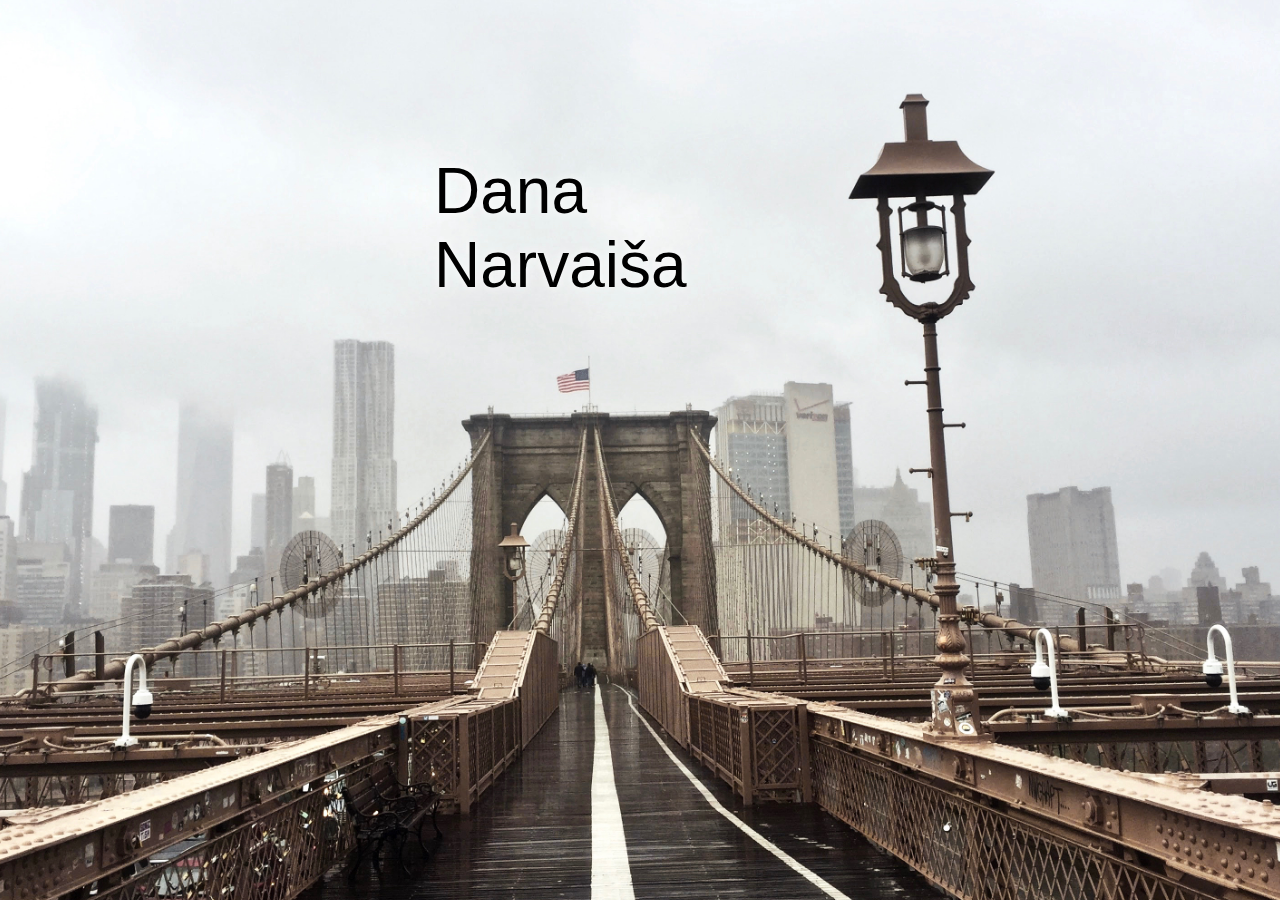
<file: Dana-web.html>
<!DOCTYPE html>
<html>
  <head>
	<meta http-equiv="Content-Type" content="text/html; charset=utf-8" />
	<meta http-equiv="X-UA-Compatible" content="chrome=1,IE=edge" />
	<title>Dana Narvaiša</title>
	<style>
		html {
			height:100%;
		}
		body {
			background-color:#FFFFFF;
			margin:0;
			height:100%;
		}
	</style>
	<!-- copy these lines to your document head: -->

	<meta name="viewport" content="user-scalable=yes, width=device-width" />

	<!-- end copy -->
  </head>
  <body>
	<!-- copy these lines to your document: -->

	<div id="danaweb_hype_container" style="margin:auto;position:relative;width:100%;height:100%;overflow:hidden;">
		<script type="text/javascript" charset="utf-8" src="Dana-web.hyperesources/danaweb_hype_generated_script.js?89882"></script>
	</div>

	<!-- end copy -->
	


	<!-- text content for search engines: -->

	<div style="display:none" aria-hidden=true>

		<div>Dana Narvaiša</div>

	</div>

	<!-- end text content: -->

  </body>
</html>
</file>
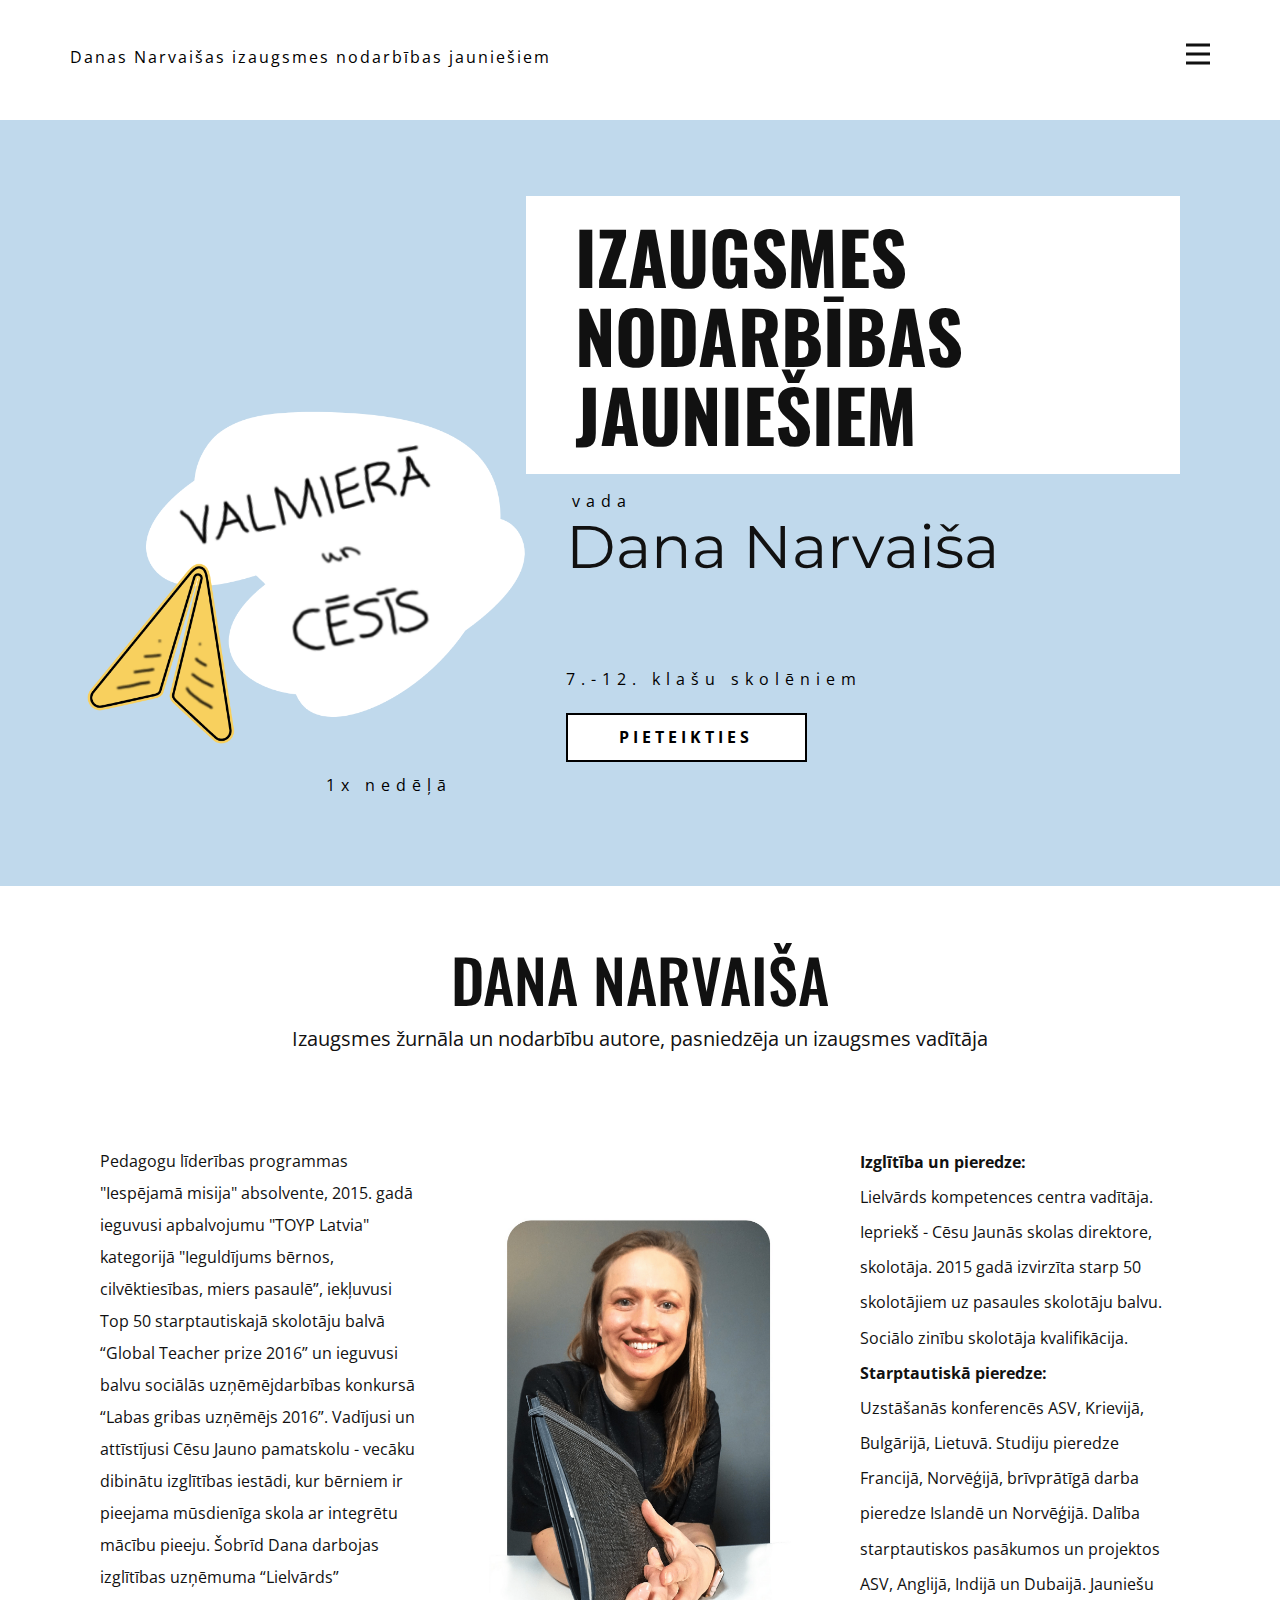
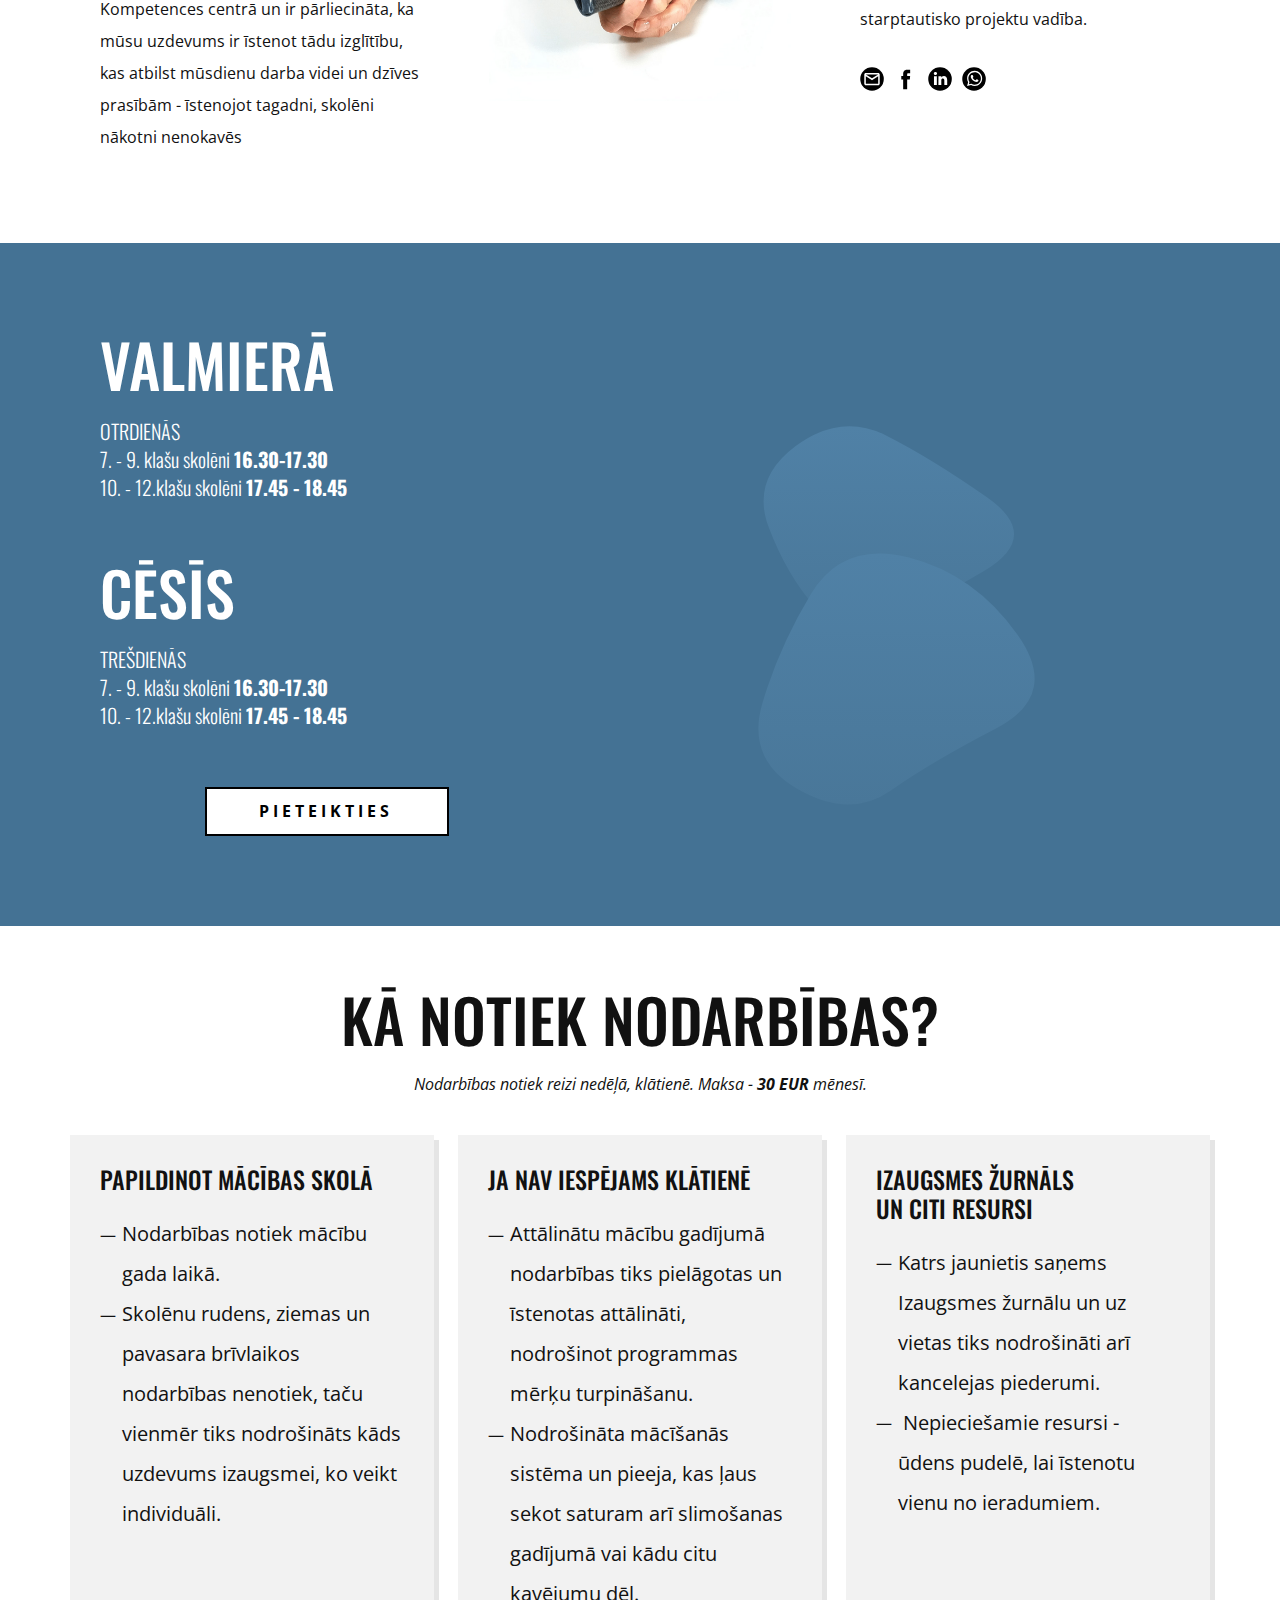
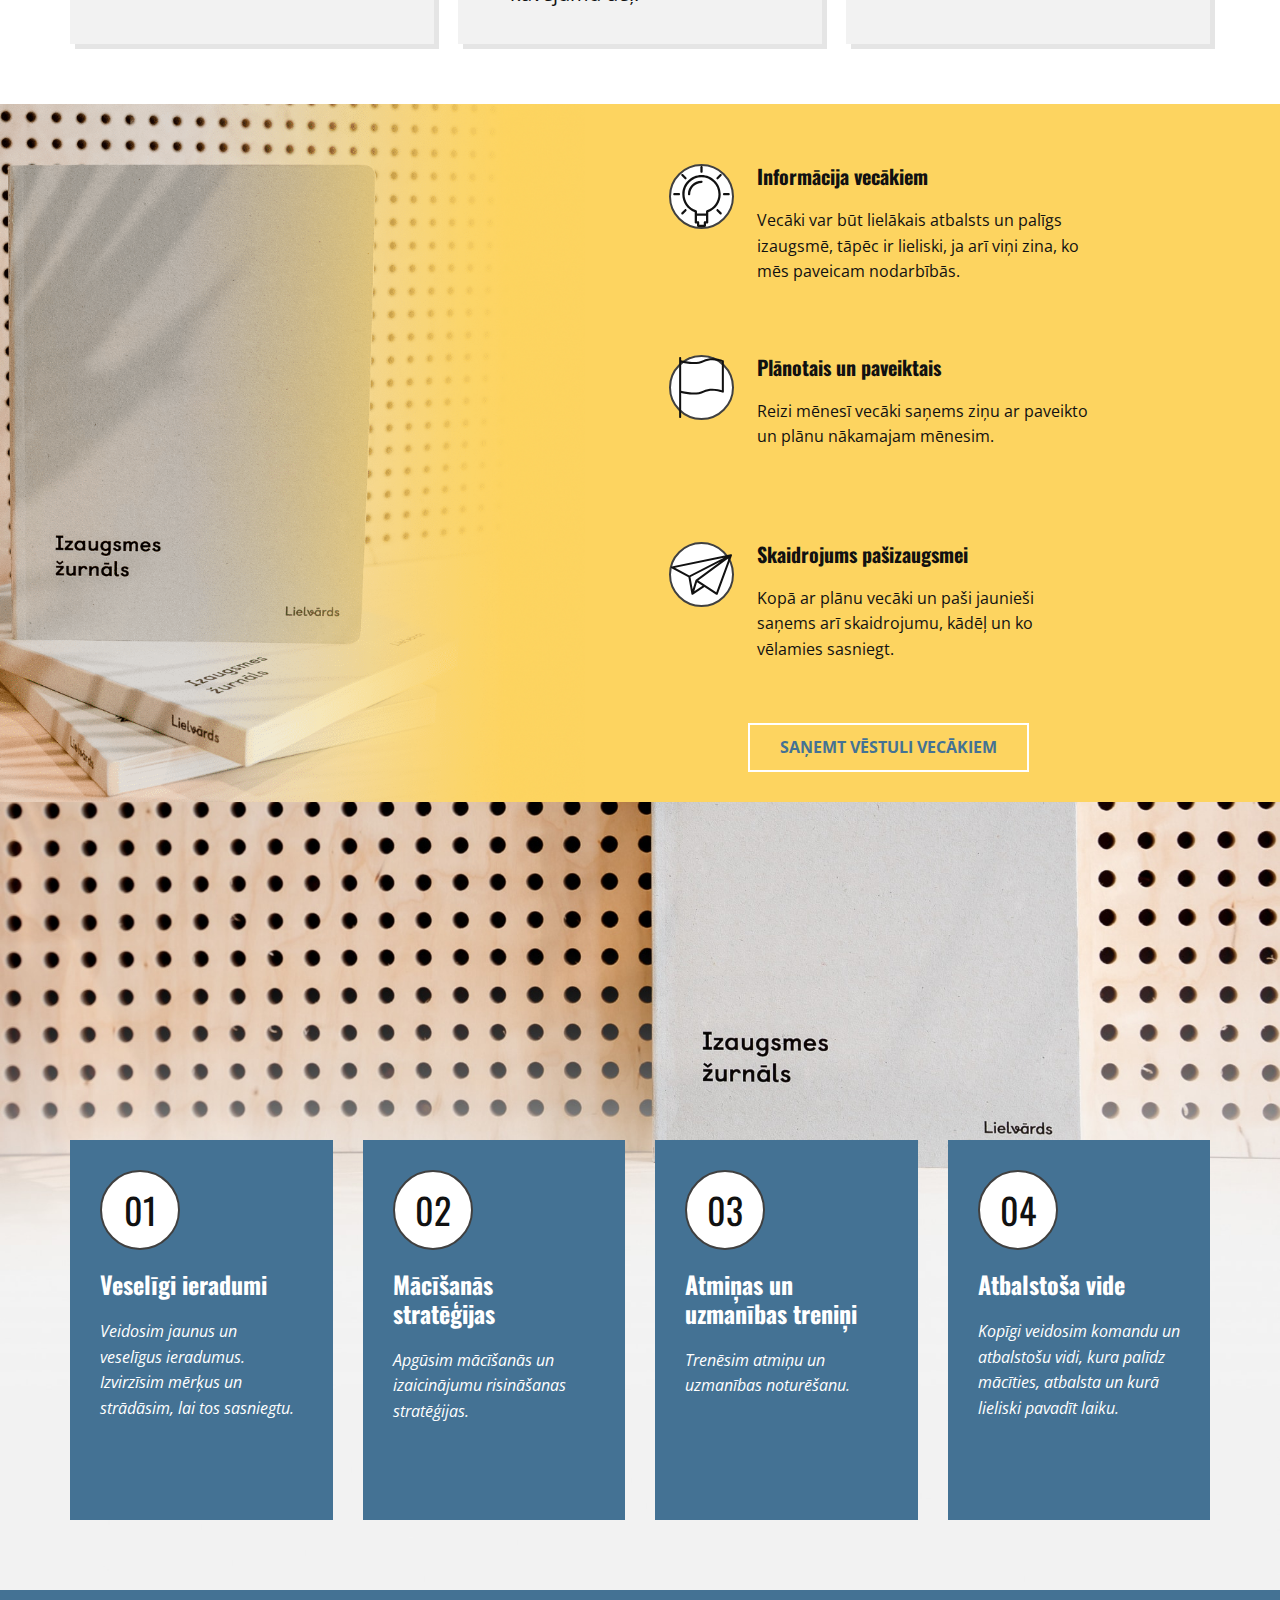
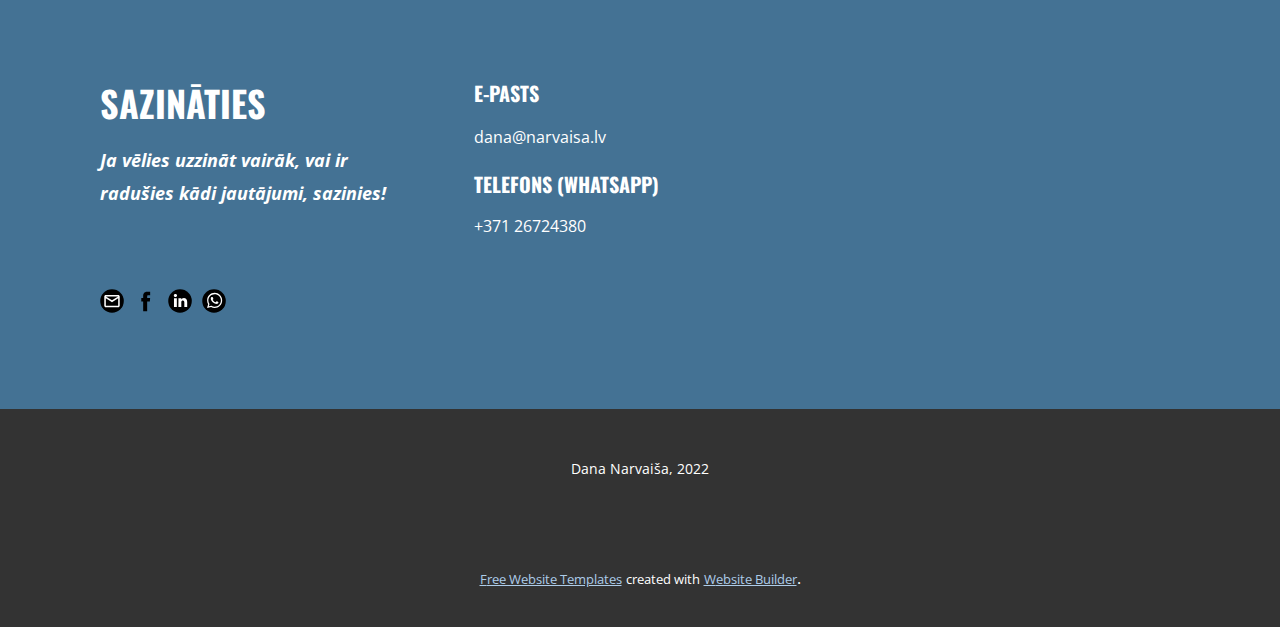
<file: Home.html>
<!DOCTYPE html>
<html style="font-size: 16px;" lang="en"><head>
    <meta name="viewport" content="width=device-width, initial-scale=1.0">
    <meta charset="utf-8">
    <meta name="keywords" content="Hello!, I’m Jack Norton, a web Designer., Profile, Hello, Capabilities, 01, 02, 03, 04, We create, restore &amp;amp; evolve iconic brands">
    <meta name="description" content="">
    <title>Home</title>
    <link rel="stylesheet" href="nicepage.css" media="screen">
<link rel="stylesheet" href="Home.css" media="screen">
    <script class="u-script" type="text/javascript" src="jquery.js" "="" defer=""></script>
    <script class="u-script" type="text/javascript" src="nicepage.js" "="" defer=""></script>
    <meta name="generator" content="Nicepage 4.16.0, nicepage.com">
    <link id="u-theme-google-font" rel="stylesheet" href="https://fonts.googleapis.com/css?family=Oswald:200,300,400,500,600,700|Open+Sans:300,300i,400,400i,500,500i,600,600i,700,700i,800,800i">
    <link id="u-page-google-font" rel="stylesheet" href="https://fonts.googleapis.com/css?family=Oswald:200,300,400,500,600,700|Montserrat:100,100i,200,200i,300,300i,400,400i,500,500i,600,600i,700,700i,800,800i,900,900i">
    
    
    
    
    
    
    
    
    <script type="application/ld+json">{
		"@context": "http://schema.org",
		"@type": "Organization",
		"name": ""
}</script>
    <meta name="theme-color" content="#478ac9">
    <meta property="og:title" content="Home">
    <meta property="og:type" content="website">
  </head>
  <body class="u-body u-xl-mode" data-lang="en"><header class="u-clearfix u-header u-header" id="sec-9f90"><div class="u-clearfix u-sheet u-sheet-1">
        <nav class="u-menu u-menu-one-level u-offcanvas u-menu-1" data-responsive-from="XL">
          <div class="menu-collapse" style="font-size: 1rem; letter-spacing: 0px; font-weight: 700;">
            <a class="u-button-style u-custom-active-border-color u-custom-border u-custom-border-color u-custom-borders u-custom-hover-border-color u-custom-left-right-menu-spacing u-custom-padding-bottom u-custom-text-active-color u-custom-text-color u-custom-text-hover-color u-custom-top-bottom-menu-spacing u-nav-link u-text-active-palette-1-base u-text-hover-palette-2-base" href="#">
              <svg class="u-svg-link" viewBox="0 0 24 24"><use xmlns:xlink="http://www.w3.org/1999/xlink" xlink:href="#menu-hamburger"></use></svg>
              <svg class="u-svg-content" version="1.1" id="menu-hamburger" viewBox="0 0 16 16" x="0px" y="0px" xmlns:xlink="http://www.w3.org/1999/xlink" xmlns="http://www.w3.org/2000/svg"><g><rect y="1" width="16" height="2"></rect><rect y="7" width="16" height="2"></rect><rect y="13" width="16" height="2"></rect>
</g></svg>
            </a>
          </div>
          <div class="u-custom-menu u-nav-container">
            <ul class="u-nav u-spacing-20 u-unstyled u-nav-1"><li class="u-nav-item"><a class="u-border-active-palette-3-base u-border-hover-palette-3-base u-button-style u-nav-link u-text-active-palette-1-base u-text-grey-90 u-text-hover-palette-2-base" href="Home.html" style="padding: 10px;">Home</a>
</li></ul>
          </div>
          <div class="u-custom-menu u-nav-container-collapse">
            <div class="u-black u-container-style u-inner-container-layout u-opacity u-opacity-95 u-sidenav">
              <div class="u-inner-container-layout u-sidenav-overflow">
                <div class="u-menu-close"></div>
                <ul class="u-align-center u-nav u-popupmenu-items u-unstyled u-nav-2"><li class="u-nav-item"><a class="u-button-style u-nav-link" href="Home.html">Home</a>
</li></ul>
              </div>
            </div>
            <div class="u-black u-menu-overlay u-opacity u-opacity-70"></div>
          </div>
        </nav>
        <p class="u-text u-text-black u-text-1">Danas Narvaišas izaugsmes nodarbības jauniešiem</p>
      </div></header>
    <section class="u-clearfix u-palette-3-light-2 u-section-1" id="carousel_8a8b">
      <div class="u-clearfix u-sheet u-valign-middle-lg u-valign-middle-md u-valign-middle-xl u-sheet-1">
        <div class="u-clearfix u-expanded-width u-layout-wrap u-layout-wrap-1">
          <div class="u-gutter-0 u-layout">
            <div class="u-layout-row">
              <div class="u-align-left u-container-style u-layout-cell u-left-cell u-size-24 u-layout-cell-1">
                <div class="u-container-layout u-container-layout-1">
                  <img class="u-image u-image-1" src="images/web_valmiera_cesis.png" data-image-width="788" data-image-height="622">
                  <p class="u-text u-text-black u-text-1">1x nedēļā</p>
                </div>
              </div>
              <div class="u-align-left u-container-style u-layout-cell u-right-cell u-size-36 u-layout-cell-2">
                <div class="u-container-layout u-container-layout-2">
                  <div class="u-align-left u-container-style u-group u-white u-group-1">
                    <div class="u-container-layout u-container-layout-3">
                      <h2 class="u-custom-font u-font-oswald u-text u-text-2">IZAUGSMES<br>NODARBĪBAS<br>JAUNIEŠIEM
                      </h2>
                    </div>
                  </div>
                  <p class="u-text u-text-black u-text-3">vada</p>
                  <h1 class="u-custom-font u-font-montserrat u-text u-text-4">Dana Narvaiša</h1>
                  <p class="u-text u-text-black u-text-5">7.-12. klašu skolēniem</p>
                  <a href="https://ej.uz/pieteiksanas_izaugsmes_nodarbibam" class="u-active-black u-border-2 u-border-black u-btn u-button-style u-hover-black u-text-black u-text-hover-white u-white u-btn-1" target="_blank">PIETEIKTIES</a>
                </div>
              </div>
            </div>
          </div>
        </div>
      </div>
    </section>
    <section class="u-align-center-lg u-align-center-md u-align-center-xl u-align-left-sm u-align-left-xs u-clearfix u-section-2" id="carousel_09eb">
      <div class="u-clearfix u-sheet u-valign-middle u-sheet-1">
        <h2 class="u-text u-text-default u-text-1">DANA NARVAIŠA</h2>
        <p class="u-large-text u-text u-text-variant u-text-2">Izaugsmes žurnāla un nodarbību autore, pasniedzēja un izaugsmes vadītāja</p>
        <div class="u-clearfix u-expanded-width u-layout-wrap u-layout-wrap-1">
          <div class="u-layout">
            <div class="u-layout-row">
              <div class="u-container-style u-layout-cell u-size-20 u-layout-cell-1">
                <div class="u-container-layout u-container-layout-1">
                  <p class="u-text u-text-default u-text-3"> Pedagogu līderības programmas "Iespējamā misija" absolvente, 2015. gadā ieguvusi apbalvojumu "TOYP Latvia" kategorijā "Ieguldījums bērnos, cilvēktiesības, miers pasaulē”, iekļuvusi Top 50 starptautiskajā skolotāju balvā “Global Teacher prize 2016” un ieguvusi balvu sociālās uzņēmējdarbības konkursā “Labas gribas uzņēmējs 2016”. Vadījusi un attīstījusi Cēsu Jauno pamatskolu - vecāku dibinātu izglītības iestādi, kur bērniem ir pieejama mūsdienīga skola ar integrētu mācību pieeju. Šobrīd Dana darbojas izglītības uzņēmuma “Lielvārds” Kompetences centrā un ir pārliecināta, ka mūsu uzdevums ir īstenot tādu izglītību, kas atbilst mūsdienu darba videi un dzīves prasībām - īstenojot tagadni, skolēni nākotni nenokavēs</p>
                </div>
              </div>
              <div class="u-align-center-md u-align-left-sm u-align-left-xs u-container-style u-layout-cell u-size-20 u-layout-cell-2">
                <div class="u-container-layout u-valign-middle u-container-layout-2">
                  <img class="u-image u-image-default u-image-1" src="images/image.png" alt="" data-image-width="1500" data-image-height="2500">
                </div>
              </div>
              <div class="u-container-style u-layout-cell u-size-20 u-layout-cell-3">
                <div class="u-container-layout u-container-layout-3">
                  <p class="u-text u-text-4">
                    <span style="font-weight: 700;">Izglītība un pieredze: </span>
                    <br>
                    <span style="font-weight: 700;"></span>
                    <span style="font-weight: 700;">
                      <span style="font-weight: 400;">Lielvārds kompetences centra vadītāja. Iepriekš - Cēsu Jaunās skolas direktore, skolotāja. 2015 gadā izvirzīta starp 50 skolotājiem uz pasaules skolotāju balvu. Sociālo zinību skolotāja kvalifikācija.</span>
                      <br> Starptautiskā pieredze: 
                    </span>
                    <br> Uzstāšanās konferencēs ASV, Krievijā, Bulgārijā, Lietuvā. Studiju pieredze Francijā, Norvēģijā, brīvprātīgā darba pieredze Islandē un Norvēģijā. Dalība starptautiskos pasākumos un projektos ASV, Anglijā, Indijā un Dubaijā. Jauniešu starptautisko projektu vadība.
                  </p>
                  <div class="u-social-icons u-spacing-10 u-social-icons-1">
                    <a class="u-social-url" target="_blank" data-type="Email" title="dana@narvaisa.lv" href="mailto:dana@narvaisa.lv"><span class="u-icon u-social-email u-social-icon u-text-black u-icon-1"><svg class="u-svg-link" preserveAspectRatio="xMidYMin slice" viewBox="0 0 112 112" style=""><use xmlns:xlink="http://www.w3.org/1999/xlink" xlink:href="#svg-d308"></use></svg><svg class="u-svg-content" viewBox="0 0 112 112" x="0" y="0" id="svg-d308"><circle fill="currentColor" cx="56.1" cy="56.1" r="55"></circle><path id="path3864" fill="#FFFFFF" d="M27.2,28h57.6c4,0,7.2,3.2,7.2,7.2l0,0v42.7c0,3.9-3.2,7.2-7.2,7.2l0,0H27.2
	c-4,0-7.2-3.2-7.2-7.2V35.2C20,31.1,23.2,28,27.2,28 M56,52.9l28.8-17.8H27.2L56,52.9 M27.2,77.7h57.6V43.5L56,61.3L27.2,43.5V77.7z
	"></path></svg></span>
                    </a>
                    <a class="u-social-url" title="facebook" target="_blank" href="https://www.facebook.com/dana.narvaisa"><span class="u-icon u-icon-circle u-social-facebook u-social-icon u-text-black u-icon-2"><svg class="u-svg-link" preserveAspectRatio="xMidYMin slice" viewBox="0 0 112 112" style=""><use xmlns:xlink="http://www.w3.org/1999/xlink" xlink:href="#svg-bc6b"></use></svg><svg class="u-svg-content" viewBox="0 0 112 112" x="0" y="0" id="svg-bc6b"><path fill="currentColor" d="M75.5,28.8H65.4c-1.5,0-4,0.9-4,4.3v9.4h13.9l-1.5,15.8H61.4v45.1H42.8V58.3h-8.8V42.4h8.8V32.2
	c0-7.4,3.4-18.8,18.8-18.8h13.8v15.4H75.5z"></path></svg></span>
                    </a>
                    <a class="u-social-url" target="_blank" data-type="LinkedIn" title="LinkedIn" href="https://www.linkedin.com/in/dananarvaisa/"><span class="u-icon u-social-icon u-social-linkedin u-text-black u-icon-3"><svg class="u-svg-link" preserveAspectRatio="xMidYMin slice" viewBox="0 0 112 112" style=""><use xmlns:xlink="http://www.w3.org/1999/xlink" xlink:href="#svg-a65e"></use></svg><svg class="u-svg-content" viewBox="0 0 112 112" x="0" y="0" id="svg-a65e"><circle fill="currentColor" cx="56.1" cy="56.1" r="55"></circle><path fill="#FFFFFF" d="M41.3,83.7H27.9V43.4h13.4V83.7z M34.6,37.9L34.6,37.9c-4.6,0-7.5-3.1-7.5-7c0-4,3-7,7.6-7s7.4,3,7.5,7
            C42.2,34.8,39.2,37.9,34.6,37.9z M89.6,83.7H76.2V62.2c0-5.4-1.9-9.1-6.8-9.1c-3.7,0-5.9,2.5-6.9,4.9c-0.4,0.9-0.4,2.1-0.4,3.3v22.5
            H48.7c0,0,0.2-36.5,0-40.3h13.4v5.7c1.8-2.7,5-6.7,12.1-6.7c8.8,0,15.4,5.8,15.4,18.1V83.7z"></path></svg></span>
                    </a>
                    <a class="u-social-url" target="_blank" data-type="Whatsapp" title="Whatsapp" href="https://wa.me/37126724380"><span class="u-icon u-social-icon u-social-whatsapp u-text-black u-icon-4"><svg class="u-svg-link" preserveAspectRatio="xMidYMin slice" viewBox="0 0 112 112" style=""><use xmlns:xlink="http://www.w3.org/1999/xlink" xlink:href="#svg-2c46"></use></svg><svg class="u-svg-content" viewBox="0 0 112 112" x="0" y="0" id="svg-2c46"><circle fill="currentColor" cx="56.1" cy="56.1" r="55"></circle><path fill="#FFFFFF" d="M83.8,28.3C77.2,21.7,68.4,18,59,18c-19.3,0-35.1,15.7-35.1,35.1c0,6.2,1.6,12.2,4.7,17.5l-5,18.2L42.2,84
	c5.1,2.8,10.9,4.3,16.8,4.3h0l0,0c19.3,0,35.1-15.7,35.1-35.1C94.1,43.8,90.5,35,83.8,28.3 M59,82.3L59,82.3
	c-5.2,0-10.4-1.4-14.9-4.1l-1.1-0.6l-11,2.9L35,69.8l-0.7-1.1c-2.9-4.6-4.5-10-4.5-15.5C29.8,37,42.9,24,59,24
	c7.8,0,15.1,3,20.6,8.6c5.5,5.5,8.5,12.8,8.5,20.6C88.2,69.2,75.1,82.3,59,82.3 M75,60.5c-0.9-0.4-5.2-2.6-6-2.9
	c-0.8-0.3-1.4-0.4-2,0.4s-2.3,2.9-2.8,3.4c-0.5,0.6-1,0.7-1.9,0.2c-0.9-0.4-3.7-1.4-7.1-4.4c-2.6-2.3-4.4-5.2-4.9-6.1
	c-0.5-0.9-0.1-1.4,0.4-1.8c0.4-0.4,0.9-1,1.3-1.5c0.4-0.5,0.6-0.9,0.9-1.5c0.3-0.6,0.1-1.1-0.1-1.5c-0.2-0.4-2-4.8-2.7-6.5
	c-0.7-1.7-1.4-1.5-2-1.5c-0.5,0-1.1,0-1.7,0c-0.6,0-1.5,0.2-2.3,1.1c-0.8,0.9-3.1,3-3.1,7.3c0,4.3,3.1,8.5,3.6,9.1
	c0.4,0.6,6.2,9.4,15,13.2c2.1,0.9,3.7,1.4,5,1.8c2.1,0.7,4,0.6,5.5,0.3c1.7-0.3,5.2-2.1,5.9-4.2c0.7-2,0.7-3.8,0.5-4.2
	C76.5,61.1,75.9,60.9,75,60.5"></path></svg></span>
                    </a>
                  </div>
                </div>
              </div>
            </div>
          </div>
        </div>
      </div>
    </section>
    <section class="u-clearfix u-palette-3-base u-section-3" id="carousel_5cf0">
      <div class="u-clearfix u-sheet u-sheet-1">
        <div class="u-clearfix u-layout-wrap u-layout-wrap-1">
          <div class="u-layout">
            <div class="u-layout-row">
              <div class="u-align-center u-container-style u-layout-cell u-palette-3-base u-right-cell u-shape-rectangle u-size-27 u-layout-cell-1">
                <div class="u-container-layout u-container-layout-1">
                  <h2 class="u-align-left u-text u-text-default u-text-1">VALMIERĀ</h2>
                  <h6 class="u-align-left u-text u-text-2">OTRDIENĀS<br> 7. - 9. klašu skolēni <span style="font-weight: 700;">16.30-17.30</span>
                    <br>10. - 12.klašu skolēni <span style="font-weight: 700;">17.45 - 18.45 </span>
                  </h6>
                  <h2 class="u-align-left u-text u-text-default u-text-3">CĒSĪS</h2>
                  <h6 class="u-align-left u-text u-text-4">TREŠDIENĀS<br> 7. - 9. klašu skolēni <span style="font-weight: 700;">16.30-17.30</span>
                    <br>10. - 12.klašu skolēni <span style="font-weight: 700;">17.45 - 18.45 </span>
                  </h6>
                  <a href="https://ej.uz/pieteiksanas_izaugsmes_nodarbibam" class="u-active-black u-border-2 u-border-black u-btn u-button-style u-hover-black u-text-black u-text-hover-white u-white u-btn-1" target="_blank">PIETEIKTIES</a>
                </div>
              </div>
              <div class="u-align-left u-container-style u-layout-cell u-left-cell u-size-33 u-layout-cell-2">
                <div class="u-container-layout u-container-layout-2"><span class="u-icon u-icon-1"><svg class="u-svg-link" preserveAspectRatio="xMidYMin slice" viewBox="0 0 800 500" style=""><use xmlns:xlink="http://www.w3.org/1999/xlink" xlink:href="#svg-bfa8"></use></svg><svg xmlns="http://www.w3.org/2000/svg" xmlns:xlink="http://www.w3.org/1999/xlink" version="1.1" xml:space="preserve" class="u-svg-content" viewBox="0 0 800 500" id="svg-bfa8"><g transform="translate(126.88996124267578, 20.64112091064453)"><defs><linearGradient id="gradient" x1="0%" y1="0%" x2="0%" y2="100%"><stop offset="0%" style="stop-color: rgb(80, 129, 166);"></stop><stop offset="100%" style="stop-color: rgb(73, 119, 153);"></stop>
</linearGradient>
</defs><path class="blob" d="M401,296Q323,342,271,365Q219,388,180.5,345Q142,302,118,238.5Q94,175,153.5,131Q213,87,272.5,117Q332,147,405.5,198.5Q479,250,401,296Z" fill="url(#gradient)"></path>
</g></svg></span><span class="u-icon u-icon-2"><svg class="u-svg-link" preserveAspectRatio="xMidYMin slice" viewBox="0 0 800 500" style=""><use xmlns:xlink="http://www.w3.org/1999/xlink" xlink:href="#svg-8365"></use></svg><svg xmlns="http://www.w3.org/2000/svg" xmlns:xlink="http://www.w3.org/1999/xlink" version="1.1" xml:space="preserve" class="u-svg-content" viewBox="0 0 800 500" id="svg-8365"><g transform="translate(126.88996124267578, 20.64112091064453)"><defs><linearGradient id="gradient" x1="0%" y1="0%" x2="0%" y2="100%"><stop offset="0%" style="stop-color: rgb(80, 129, 166);"></stop><stop offset="100%" style="stop-color: rgb(73, 119, 153);"></stop>
</linearGradient>
</defs><path class="blob" d="M400,292.5Q318,335,266,371.5Q214,408,147.5,370Q81,332,102,260.5Q123,189,164,121Q205,53,289,74.5Q373,96,427.5,173Q482,250,400,292.5Z" fill="url(#gradient)"></path>
</g></svg></span>
                </div>
              </div>
            </div>
          </div>
        </div>
      </div>
    </section>
    <section class="u-align-center u-clearfix u-white u-section-4" id="carousel_8f0d">
      <div class="u-clearfix u-sheet u-valign-middle u-sheet-1">
        <h2 class="u-text u-text-default u-text-1">KĀ NOTIEK NODARBĪBAS?</h2>
        <p class="u-text u-text-2">Nodarbības notiek reizi nedēļā, klātienē. Maksa - <span style="font-weight: 700;">30 EUR</span> mēnesī.
        </p>
        <div class="u-expanded-width u-list u-list-1">
          <div class="u-repeater u-repeater-1">
            <div class="u-align-left u-container-style u-grey-5 u-list-item u-repeater-item u-list-item-1">
              <div class="u-container-layout u-similar-container u-container-layout-1">
                <h4 class="u-text u-text-3">PAPILDINOT MĀCĪBAS SKOLĀ</h4>
                <ul class="u-custom-list u-text u-text-4">
                  <li>
                    <div class="u-list-icon">
                      <div xmlns="http://www.w3.org/2000/svg" xmlns:xlink="http://www.w3.org/1999/xlink" version="1.1" xml:space="preserve" class="u-svg-content">—</div>
                    </div> Nodarbības notiek mācību gada laikā.&nbsp;&nbsp;
                  </li>
                  <li>
                    <div class="u-list-icon">
                      <div xmlns="http://www.w3.org/2000/svg" xmlns:xlink="http://www.w3.org/1999/xlink" version="1.1" xml:space="preserve" class="u-svg-content">—</div>
                    </div>Skolēnu rudens, ziemas un pavasara brīvlaikos nodarbības nenotiek, taču vienmēr tiks nodrošināts kāds uzdevums izaugsmei, ko veikt individuāli.&nbsp;
                  </li>
                </ul>
              </div>
            </div>
            <div class="u-align-left u-container-style u-grey-5 u-list-item u-repeater-item u-video-cover u-list-item-2">
              <div class="u-container-layout u-similar-container u-container-layout-2">
                <h4 class="u-text u-text-5">JA NAV IESPĒJAMS KLĀTIENĒ</h4>
                <ul class="u-custom-list u-text u-text-6">
                  <li>
                    <div class="u-list-icon">
                      <div xmlns="http://www.w3.org/2000/svg" xmlns:xlink="http://www.w3.org/1999/xlink" version="1.1" xml:space="preserve" class="u-svg-content">—</div>
                    </div> Attālinātu mācību gadījumā nodarbības tiks pielāgotas un īstenotas attālināti, nodrošinot programmas mērķu turpināšanu.&nbsp;
                  </li>
                  <li>
                    <div class="u-list-icon">
                      <div xmlns="http://www.w3.org/2000/svg" xmlns:xlink="http://www.w3.org/1999/xlink" version="1.1" xml:space="preserve" class="u-svg-content">—</div>
                    </div>Nodrošināta mācīšanās sistēma un pieeja, kas ļaus sekot saturam arī slimošanas gadījumā vai kādu citu kavējumu dēļ.&nbsp;
                  </li>
                </ul>
              </div>
            </div>
            <div class="u-align-left u-container-style u-grey-5 u-list-item u-repeater-item u-video-cover u-list-item-3">
              <div class="u-container-layout u-similar-container u-container-layout-3">
                <h4 class="u-text u-text-7">IZAUGSMES ŽURNĀLS<br>UN CITI RESURSI
                </h4>
                <ul class="u-custom-list u-text u-text-8">
                  <li>
                    <div class="u-list-icon">
                      <div xmlns="http://www.w3.org/2000/svg" xmlns:xlink="http://www.w3.org/1999/xlink" version="1.1" xml:space="preserve" class="u-svg-content">—</div>
                    </div> Katrs jaunietis saņems Izaugsmes žurnālu un uz vietas tiks nodrošināti arī kancelejas piederumi.&nbsp;
                  </li>
                  <li>
                    <div class="u-list-icon">
                      <div xmlns="http://www.w3.org/2000/svg" xmlns:xlink="http://www.w3.org/1999/xlink" version="1.1" xml:space="preserve" class="u-svg-content">—</div>
                    </div>&nbsp;Nepieciešamie resursi - ūdens pudelē, lai īstenotu vienu no ieradumiem.<br>
                  </li>
                </ul>
              </div>
            </div>
          </div>
        </div>
      </div>
    </section>
    <section class="u-clearfix u-image u-section-5" id="sec-9c4b">
      <div class="u-clearfix u-layout-wrap u-layout-wrap-1">
        <div class="u-layout">
          <div class="u-layout-row">
            <div class="u-container-style u-hidden-xs u-image u-layout-cell u-left-cell u-size-29-lg u-size-29-xl u-size-60-md u-size-60-sm u-size-60-xs u-image-1" data-image-width="1200" data-image-height="979">
              <div class="u-container-layout u-container-layout-1"></div>
            </div>
            <div class="u-align-right u-container-style u-layout-cell u-right-cell u-size-31-lg u-size-31-xl u-size-60-md u-size-60-sm u-size-60-xs u-layout-cell-2">
              <div class="u-container-layout u-valign-bottom u-container-layout-2">
                <div class="u-expanded-width-md u-expanded-width-sm u-expanded-width-xs u-list u-list-1">
                  <div class="u-repeater u-repeater-1">
                    <div class="u-container-style u-list-item u-repeater-item">
                      <div class="u-container-layout u-similar-container u-container-layout-3"><span class="u-border-2 u-border-grey-75 u-icon u-icon-circle u-spacing-15 u-white u-icon-1"><svg class="u-svg-link" preserveAspectRatio="xMidYMin slice" viewBox="0 0 54 54" style=""><use xmlns:xlink="http://www.w3.org/1999/xlink" xlink:href="#svg-4a34"></use></svg><svg class="u-svg-content" viewBox="0 0 54 54" x="0px" y="0px" id="svg-4a34" style="enable-background:new 0 0 54 54;"><g><path d="M27,8c-9.374,0-17,7.626-17,17c0,7.112,4.391,13.412,11,15.9V50c0,0.553,0.447,1,1,1h1v2c0,0.553,0.447,1,1,1h6
		c0.553,0,1-0.447,1-1v-2h1c0.553,0,1-0.447,1-1v-9.1c6.609-2.488,11-8.788,11-15.9C44,15.626,36.374,8,27,8z M30,49
		c-0.553,0-1,0.447-1,1v2h-4v-2c0-0.553-0.447-1-1-1h-1v-5h8v5H30z M31.688,39.242C31.277,39.377,31,39.761,31,40.192V42h-8v-1.808
		c0-0.432-0.277-0.815-0.688-0.95C16.145,37.214,12,31.49,12,25c0-8.271,6.729-15,15-15s15,6.729,15,15
		C42,31.49,37.855,37.214,31.688,39.242z"></path><path d="M27,6c0.553,0,1-0.447,1-1V1c0-0.553-0.447-1-1-1s-1,0.447-1,1v4C26,5.553,26.447,6,27,6z"></path><path d="M51,24h-4c-0.553,0-1,0.447-1,1s0.447,1,1,1h4c0.553,0,1-0.447,1-1S51.553,24,51,24z"></path><path d="M7,24H3c-0.553,0-1,0.447-1,1s0.447,1,1,1h4c0.553,0,1-0.447,1-1S7.553,24,7,24z"></path><path d="M43.264,7.322l-2.828,2.828c-0.391,0.391-0.391,1.023,0,1.414c0.195,0.195,0.451,0.293,0.707,0.293
		s0.512-0.098,0.707-0.293l2.828-2.828c0.391-0.391,0.391-1.023,0-1.414S43.654,6.932,43.264,7.322z"></path><path d="M12.15,38.436l-2.828,2.828c-0.391,0.391-0.391,1.023,0,1.414c0.195,0.195,0.451,0.293,0.707,0.293
		s0.512-0.098,0.707-0.293l2.828-2.828c0.391-0.391,0.391-1.023,0-1.414S12.541,38.045,12.15,38.436z"></path><path d="M41.85,38.436c-0.391-0.391-1.023-0.391-1.414,0s-0.391,1.023,0,1.414l2.828,2.828c0.195,0.195,0.451,0.293,0.707,0.293
		s0.512-0.098,0.707-0.293c0.391-0.391,0.391-1.023,0-1.414L41.85,38.436z"></path><path d="M12.15,11.564c0.195,0.195,0.451,0.293,0.707,0.293s0.512-0.098,0.707-0.293c0.391-0.391,0.391-1.023,0-1.414l-2.828-2.828
		c-0.391-0.391-1.023-0.391-1.414,0s-0.391,1.023,0,1.414L12.15,11.564z"></path><path d="M27,13c-6.617,0-12,5.383-12,12c0,0.553,0.447,1,1,1s1-0.447,1-1c0-5.514,4.486-10,10-10c0.553,0,1-0.447,1-1
		S27.553,13,27,13z"></path>
</g></svg>
            
            
          </span>
                        <div class="u-container-style u-group u-group-1">
                          <div class="u-container-layout u-valign-top u-container-layout-4">
                            <h5 class="u-text u-text-1">Informācija vecākiem</h5>
                            <p class="u-text u-text-2">Vecāki var būt lielākais atbalsts un palīgs izaugsmē, tāpēc ir lieliski, ja arī viņi zina, ko mēs paveicam nodarbībās.</p>
                          </div>
                        </div>
                      </div>
                    </div>
                    <div class="u-container-style u-list-item u-repeater-item">
                      <div class="u-container-layout u-similar-container u-container-layout-5"><span class="u-border-2 u-border-grey-75 u-icon u-icon-circle u-spacing-15 u-white u-icon-2"><svg class="u-svg-link" preserveAspectRatio="xMidYMin slice" viewBox="0 0 60 60" style=""><use xmlns:xlink="http://www.w3.org/1999/xlink" xlink:href="#svg-f451"></use></svg><svg class="u-svg-content" viewBox="0 0 60 60" x="0px" y="0px" id="svg-f451" style="enable-background:new 0 0 60 60;"><path d="M51.371,3.146c-0.459-0.185-11.359-4.452-19.84,0.045C24.811,6.758,13.015,4.082,10,3.308V1c0-0.553-0.447-1-1-1  S8,0.447,8,1v3c0,0.014,0.007,0.026,0.008,0.04C8.008,4.052,8,4.062,8,4.074V33v1.074V59c0,0.553,0.447,1,1,1s1-0.447,1-1V35.375  c2.273,0.567,7.227,1.632,12.368,1.632c3.557,0,7.2-0.511,10.101-2.049c7.652-4.061,18.056,0.004,18.16,0.045  c0.309,0.124,0.657,0.086,0.932-0.102C51.835,34.716,52,34.406,52,34.074v-30C52,3.665,51.751,3.298,51.371,3.146z M50,32.665  c-3.26-1.038-11.646-3.096-18.469,0.525C24.812,36.756,13.02,34.082,10,33.308V33V5.375c3.853,0.961,15.381,3.343,22.469-0.417  C39.035,1.475,47.627,3.973,50,4.777V32.665z"></path></svg>
            
            
          </span>
                        <div class="u-container-style u-group u-video-cover u-group-2">
                          <div class="u-container-layout u-valign-top u-container-layout-6">
                            <h5 class="u-text u-text-default u-text-3">Plānotais un paveiktais</h5>
                            <p class="u-text u-text-default u-text-4"> Reizi mēnesī vecāki saņems ziņu ar paveikto un plānu nākamajam mēnesim.</p>
                          </div>
                        </div>
                      </div>
                    </div>
                    <div class="u-container-style u-list-item u-repeater-item">
                      <div class="u-container-layout u-similar-container u-container-layout-7"><span class="u-border-2 u-border-grey-75 u-icon u-icon-circle u-spacing-15 u-white u-icon-3"><svg class="u-svg-link" preserveAspectRatio="xMidYMin slice" viewBox="0 0 60.062 60.062" style=""><use xmlns:xlink="http://www.w3.org/1999/xlink" xlink:href="#svg-b554"></use></svg><svg class="u-svg-content" viewBox="0 0 60.062 60.062" x="0px" y="0px" id="svg-b554" style="enable-background:new 0 0 60.062 60.062;"><path d="M60.046,11.196c0.004-0.024,0.011-0.048,0.013-0.072c0.007-0.074-0.001-0.149-0.01-0.224  c-0.002-0.019,0.001-0.037-0.002-0.056c-0.018-0.099-0.051-0.196-0.1-0.289c-0.008-0.016-0.019-0.031-0.028-0.047  c-0.002-0.002-0.002-0.005-0.003-0.008c-0.001-0.002-0.004-0.003-0.005-0.006c-0.007-0.011-0.013-0.023-0.02-0.033  c-0.062-0.091-0.137-0.166-0.221-0.23c-0.019-0.014-0.041-0.022-0.061-0.035c-0.074-0.049-0.152-0.089-0.236-0.116  c-0.037-0.012-0.074-0.018-0.112-0.025c-0.073-0.015-0.146-0.022-0.222-0.02c-0.04,0.001-0.078,0.003-0.118,0.009  c-0.026,0.004-0.051,0-0.077,0.006L0.798,22.046c-0.413,0.086-0.729,0.421-0.788,0.839s0.15,0.828,0.523,1.025l16.632,8.773  l2.917,16.187c-0.002,0.012,0.001,0.025,0,0.037c-0.01,0.08-0.011,0.158-0.001,0.237c0.005,0.04,0.01,0.078,0.02,0.117  c0.023,0.095,0.06,0.184,0.11,0.268c0.01,0.016,0.01,0.035,0.021,0.051c0.003,0.005,0.008,0.009,0.012,0.013  c0.013,0.019,0.031,0.034,0.046,0.053c0.047,0.058,0.096,0.111,0.152,0.156c0.009,0.007,0.015,0.018,0.025,0.025  c0.015,0.011,0.032,0.014,0.047,0.024c0.061,0.04,0.124,0.073,0.191,0.099c0.027,0.01,0.052,0.022,0.08,0.03  c0.09,0.026,0.183,0.044,0.277,0.044c0.001,0,0.002,0,0.003,0h0c0,0,0,0,0,0c0.004,0,0.008-0.002,0.012-0.002  c0.017,0.001,0.034,0.002,0.051,0.002c0.277,0,0.527-0.124,0.712-0.315l11.079-7.386l11.6,7.54c0.164,0.106,0.354,0.161,0.545,0.161  c0.105,0,0.212-0.017,0.315-0.051c0.288-0.096,0.518-0.318,0.623-0.604l13.996-37.989c0.013-0.034,0.024-0.069,0.033-0.105  c0.004-0.015,0.005-0.03,0.008-0.044C60.042,11.22,60.044,11.208,60.046,11.196z M48.464,17.579L24.471,35.22  c-0.039,0.029-0.07,0.065-0.104,0.099c-0.013,0.012-0.026,0.022-0.037,0.035c-0.021,0.023-0.04,0.046-0.059,0.071  c-0.018,0.024-0.032,0.049-0.048,0.074c-0.037,0.06-0.068,0.122-0.092,0.188c-0.005,0.013-0.013,0.023-0.017,0.036  c-0.001,0.004-0.005,0.006-0.006,0.01l-2.75,8.937l-2.179-12.091L48.464,17.579z M22.908,46.594l2.726-9.004l4.244,2.759  l1.214,0.789l-4.124,2.749L22.908,46.594z M52.044,13.498L18.071,30.899l-14.14-7.458L52.044,13.498z M44.559,47.504L29.154,37.492  l-2.333-1.517l30.154-22.172L44.559,47.504z"></path></svg>
            
            
          </span>
                        <div class="u-container-style u-group u-video-cover u-group-3">
                          <div class="u-container-layout u-valign-top u-container-layout-8">
                            <h5 class="u-text u-text-default u-text-5">Skaidrojums pašizaugsmei</h5>
                            <p class="u-text u-text-default u-text-6"> Kopā ar plānu vecāki un paši jaunieši saņems&nbsp;arī skaidrojumu, kādēļ un ko vēlamies sasniegt.</p>
                          </div>
                        </div>
                      </div>
                    </div>
                  </div>
                </div>
                <a href="https://ej.uz/pieteiksanas_vestulei" class="u-border-2 u-border-white u-btn u-button-style u-hover-palette-3-base u-none u-text-hover-white u-text-palette-3-base u-btn-1">SAŅEMT VĒSTULI VECĀKIEM</a>
              </div>
            </div>
          </div>
        </div>
      </div>
    </section>
    <section class="u-align-center u-clearfix u-image u-section-6" id="sec-0118" data-image-width="1980" data-image-height="1320">
      <div class="u-clearfix u-sheet u-sheet-1">
        <div class="u-expanded-width u-list u-list-1">
          <div class="u-repeater u-repeater-1">
            <div class="u-align-left u-container-style u-list-item u-palette-3-base u-repeater-item u-list-item-1">
              <div class="u-container-layout u-similar-container u-container-layout-1">
                <div class="u-align-center u-border-2 u-border-grey-75 u-container-style u-group u-radius-50 u-shape-round u-white u-group-1">
                  <div class="u-container-layout u-valign-middle u-container-layout-2">
                    <h2 class="u-custom-font u-font-oswald u-text u-text-1">01</h2>
                  </div>
                </div>
                <h5 class="u-text u-text-2">Veselīgi ieradumi</h5>
                <p class="u-text u-text-3">Veidosim jaunus un veselīgus ieradumus. Izvirzīsim mērķus un strādāsim, lai tos sasniegtu.</p>
              </div>
            </div>
            <div class="u-align-left u-container-style u-list-item u-palette-3-base u-repeater-item u-video-cover u-list-item-2">
              <div class="u-container-layout u-similar-container u-container-layout-3">
                <div class="u-align-center u-border-2 u-border-grey-75 u-container-style u-group u-radius-50 u-shape-round u-video-cover u-white u-group-2">
                  <div class="u-container-layout u-valign-middle u-container-layout-4">
                    <h2 class="u-custom-font u-font-oswald u-text u-text-4">02</h2>
                  </div>
                </div>
                <h5 class="u-text u-text-5">Mācīšanās stratēģijas</h5>
                <p class="u-text u-text-6">Apgūsim mācīšanās un izaicinājumu risināšanas stratēģijas.</p>
              </div>
            </div>
            <div class="u-align-left u-container-style u-list-item u-palette-3-base u-repeater-item u-video-cover u-list-item-3">
              <div class="u-container-layout u-similar-container u-container-layout-5">
                <div class="u-align-center u-border-2 u-border-grey-75 u-container-style u-group u-radius-50 u-shape-round u-video-cover u-white u-group-3">
                  <div class="u-container-layout u-valign-middle u-container-layout-6">
                    <h2 class="u-custom-font u-font-oswald u-text u-text-7">03</h2>
                  </div>
                </div>
                <h5 class="u-text u-text-8">Atmiņas un uzmanības treniņi</h5>
                <p class="u-text u-text-9">Trenēsim atmiņu un uzmanības noturēšanu.</p>
              </div>
            </div>
            <div class="u-align-left u-container-style u-list-item u-palette-3-base u-repeater-item u-video-cover u-list-item-4">
              <div class="u-container-layout u-similar-container u-container-layout-7">
                <div class="u-align-center u-border-2 u-border-grey-75 u-container-style u-group u-radius-50 u-shape-round u-video-cover u-white u-group-4">
                  <div class="u-container-layout u-valign-middle u-container-layout-8">
                    <h2 class="u-custom-font u-font-oswald u-text u-text-10">04</h2>
                  </div>
                </div>
                <h5 class="u-text u-text-11">Atbalstoša vide</h5>
                <p class="u-text u-text-12">Kopīgi veidosim komandu un atbalstošu vidi, kura palīdz mācīties, atbalsta un kurā lieliski pavadīt laiku.</p>
              </div>
            </div>
          </div>
        </div>
      </div>
    </section>
    <section class="u-clearfix u-palette-3-base u-section-7" id="carousel_b79b">
      <div class="u-clearfix u-sheet u-valign-middle u-sheet-1">
        <div class="u-clearfix u-layout-wrap u-layout-wrap-1">
          <div class="u-layout">
            <div class="u-layout-row">
              <div class="u-container-style u-layout-cell u-left-cell u-size-20 u-layout-cell-1">
                <div class="u-container-layout u-container-layout-1">
                  <h3 class="u-text u-text-default u-text-1">SAZINĀTIES</h3>
                  <h6 class="u-custom-font u-text u-text-font u-text-2">Ja vēlies uzzināt vairāk, vai ir radušies kādi jautājumi, sazinies!</h6>
                  <div class="u-social-icons u-spacing-10 u-social-icons-1">
                    <a class="u-social-url" target="_blank" data-type="Email" title="dana@narvaisa.lv" href="mailto:dana@narvaisa.lv"><span class="u-icon u-social-email u-social-icon u-text-black u-icon-1"><svg class="u-svg-link" preserveAspectRatio="xMidYMin slice" viewBox="0 0 112 112" style=""><use xmlns:xlink="http://www.w3.org/1999/xlink" xlink:href="#svg-1315"></use></svg><svg class="u-svg-content" viewBox="0 0 112 112" x="0" y="0" id="svg-1315"><circle fill="currentColor" cx="56.1" cy="56.1" r="55"></circle><path id="path3864" fill="#FFFFFF" d="M27.2,28h57.6c4,0,7.2,3.2,7.2,7.2l0,0v42.7c0,3.9-3.2,7.2-7.2,7.2l0,0H27.2
	c-4,0-7.2-3.2-7.2-7.2V35.2C20,31.1,23.2,28,27.2,28 M56,52.9l28.8-17.8H27.2L56,52.9 M27.2,77.7h57.6V43.5L56,61.3L27.2,43.5V77.7z
	"></path></svg></span>
                    </a>
                    <a class="u-social-url" title="facebook" target="_blank" href="https://www.facebook.com/dana.narvaisa"><span class="u-icon u-icon-circle u-social-facebook u-social-icon u-text-black u-icon-2"><svg class="u-svg-link" preserveAspectRatio="xMidYMin slice" viewBox="0 0 112 112" style=""><use xmlns:xlink="http://www.w3.org/1999/xlink" xlink:href="#svg-dc23"></use></svg><svg class="u-svg-content" viewBox="0 0 112 112" x="0" y="0" id="svg-dc23"><path fill="currentColor" d="M75.5,28.8H65.4c-1.5,0-4,0.9-4,4.3v9.4h13.9l-1.5,15.8H61.4v45.1H42.8V58.3h-8.8V42.4h8.8V32.2
	c0-7.4,3.4-18.8,18.8-18.8h13.8v15.4H75.5z"></path></svg></span>
                    </a>
                    <a class="u-social-url" target="_blank" data-type="LinkedIn" title="LinkedIn" href="https://www.linkedin.com/in/dananarvaisa/"><span class="u-icon u-social-icon u-social-linkedin u-text-black u-icon-3"><svg class="u-svg-link" preserveAspectRatio="xMidYMin slice" viewBox="0 0 112 112" style=""><use xmlns:xlink="http://www.w3.org/1999/xlink" xlink:href="#svg-1761"></use></svg><svg class="u-svg-content" viewBox="0 0 112 112" x="0" y="0" id="svg-1761"><circle fill="currentColor" cx="56.1" cy="56.1" r="55"></circle><path fill="#FFFFFF" d="M41.3,83.7H27.9V43.4h13.4V83.7z M34.6,37.9L34.6,37.9c-4.6,0-7.5-3.1-7.5-7c0-4,3-7,7.6-7s7.4,3,7.5,7
            C42.2,34.8,39.2,37.9,34.6,37.9z M89.6,83.7H76.2V62.2c0-5.4-1.9-9.1-6.8-9.1c-3.7,0-5.9,2.5-6.9,4.9c-0.4,0.9-0.4,2.1-0.4,3.3v22.5
            H48.7c0,0,0.2-36.5,0-40.3h13.4v5.7c1.8-2.7,5-6.7,12.1-6.7c8.8,0,15.4,5.8,15.4,18.1V83.7z"></path></svg></span>
                    </a>
                    <a class="u-social-url" target="_blank" data-type="Whatsapp" title="Whatsapp" href="https://wa.me/37126724380"><span class="u-icon u-social-icon u-social-whatsapp u-text-black u-icon-4"><svg class="u-svg-link" preserveAspectRatio="xMidYMin slice" viewBox="0 0 112 112" style=""><use xmlns:xlink="http://www.w3.org/1999/xlink" xlink:href="#svg-b04a"></use></svg><svg class="u-svg-content" viewBox="0 0 112 112" x="0" y="0" id="svg-b04a"><circle fill="currentColor" cx="56.1" cy="56.1" r="55"></circle><path fill="#FFFFFF" d="M83.8,28.3C77.2,21.7,68.4,18,59,18c-19.3,0-35.1,15.7-35.1,35.1c0,6.2,1.6,12.2,4.7,17.5l-5,18.2L42.2,84
	c5.1,2.8,10.9,4.3,16.8,4.3h0l0,0c19.3,0,35.1-15.7,35.1-35.1C94.1,43.8,90.5,35,83.8,28.3 M59,82.3L59,82.3
	c-5.2,0-10.4-1.4-14.9-4.1l-1.1-0.6l-11,2.9L35,69.8l-0.7-1.1c-2.9-4.6-4.5-10-4.5-15.5C29.8,37,42.9,24,59,24
	c7.8,0,15.1,3,20.6,8.6c5.5,5.5,8.5,12.8,8.5,20.6C88.2,69.2,75.1,82.3,59,82.3 M75,60.5c-0.9-0.4-5.2-2.6-6-2.9
	c-0.8-0.3-1.4-0.4-2,0.4s-2.3,2.9-2.8,3.4c-0.5,0.6-1,0.7-1.9,0.2c-0.9-0.4-3.7-1.4-7.1-4.4c-2.6-2.3-4.4-5.2-4.9-6.1
	c-0.5-0.9-0.1-1.4,0.4-1.8c0.4-0.4,0.9-1,1.3-1.5c0.4-0.5,0.6-0.9,0.9-1.5c0.3-0.6,0.1-1.1-0.1-1.5c-0.2-0.4-2-4.8-2.7-6.5
	c-0.7-1.7-1.4-1.5-2-1.5c-0.5,0-1.1,0-1.7,0c-0.6,0-1.5,0.2-2.3,1.1c-0.8,0.9-3.1,3-3.1,7.3c0,4.3,3.1,8.5,3.6,9.1
	c0.4,0.6,6.2,9.4,15,13.2c2.1,0.9,3.7,1.4,5,1.8c2.1,0.7,4,0.6,5.5,0.3c1.7-0.3,5.2-2.1,5.9-4.2c0.7-2,0.7-3.8,0.5-4.2
	C76.5,61.1,75.9,60.9,75,60.5"></path></svg></span>
                    </a>
                  </div>
                </div>
              </div>
              <div class="u-container-style u-layout-cell u-size-20 u-layout-cell-2">
                <div class="u-container-layout u-container-layout-2">
                  <h6 class="u-text u-text-3">E-PASTS</h6>
                  <p class="u-text u-text-4">
                    <a class="u-border-1 u-border-active-palette-2-base u-border-hover-palette-1-base u-btn u-button-style u-none u-text-body-alt-color u-text-hover-palette-2-light-3 u-btn-1" href="mailto:dana@narvaisa.lv?subject=Par%20izaugsmes%20nodarb%C4%ABb%C4%81m%20jaunie%C5%A1iem">dana@narvaisa.lv</a>
                  </p>
                  <h6 class="u-text u-text-5">TELEFONS (WHATSAPP)</h6>
                  <p class="u-text u-text-6">+371 26724380</p>
                </div>
              </div>
              <div class="u-container-style u-layout-cell u-right-cell u-size-20 u-layout-cell-3">
                <div class="u-container-layout u-container-layout-3"></div>
              </div>
            </div>
          </div>
        </div>
      </div>
    </section>
    
    
    <footer class="u-align-center u-clearfix u-footer u-grey-80 u-footer" id="sec-b7b1"><div class="u-clearfix u-sheet u-sheet-1">
        <p class="u-small-text u-text u-text-variant u-text-1">Dana Narvaiša, 2022</p>
      </div></footer>
    <section class="u-backlink u-clearfix u-grey-80">
      <a class="u-link" href="https://nicepage.com/website-templates" target="_blank">
        <span>Free Website Templates</span>
      </a>
      <p class="u-text">
        <span>created with</span>
      </p>
      <a class="u-link" href="https://nicepage.com/website-builder" target="_blank">
        <span>Website Builder</span>
      </a>. 
    </section>
  
</body></html>
</file>
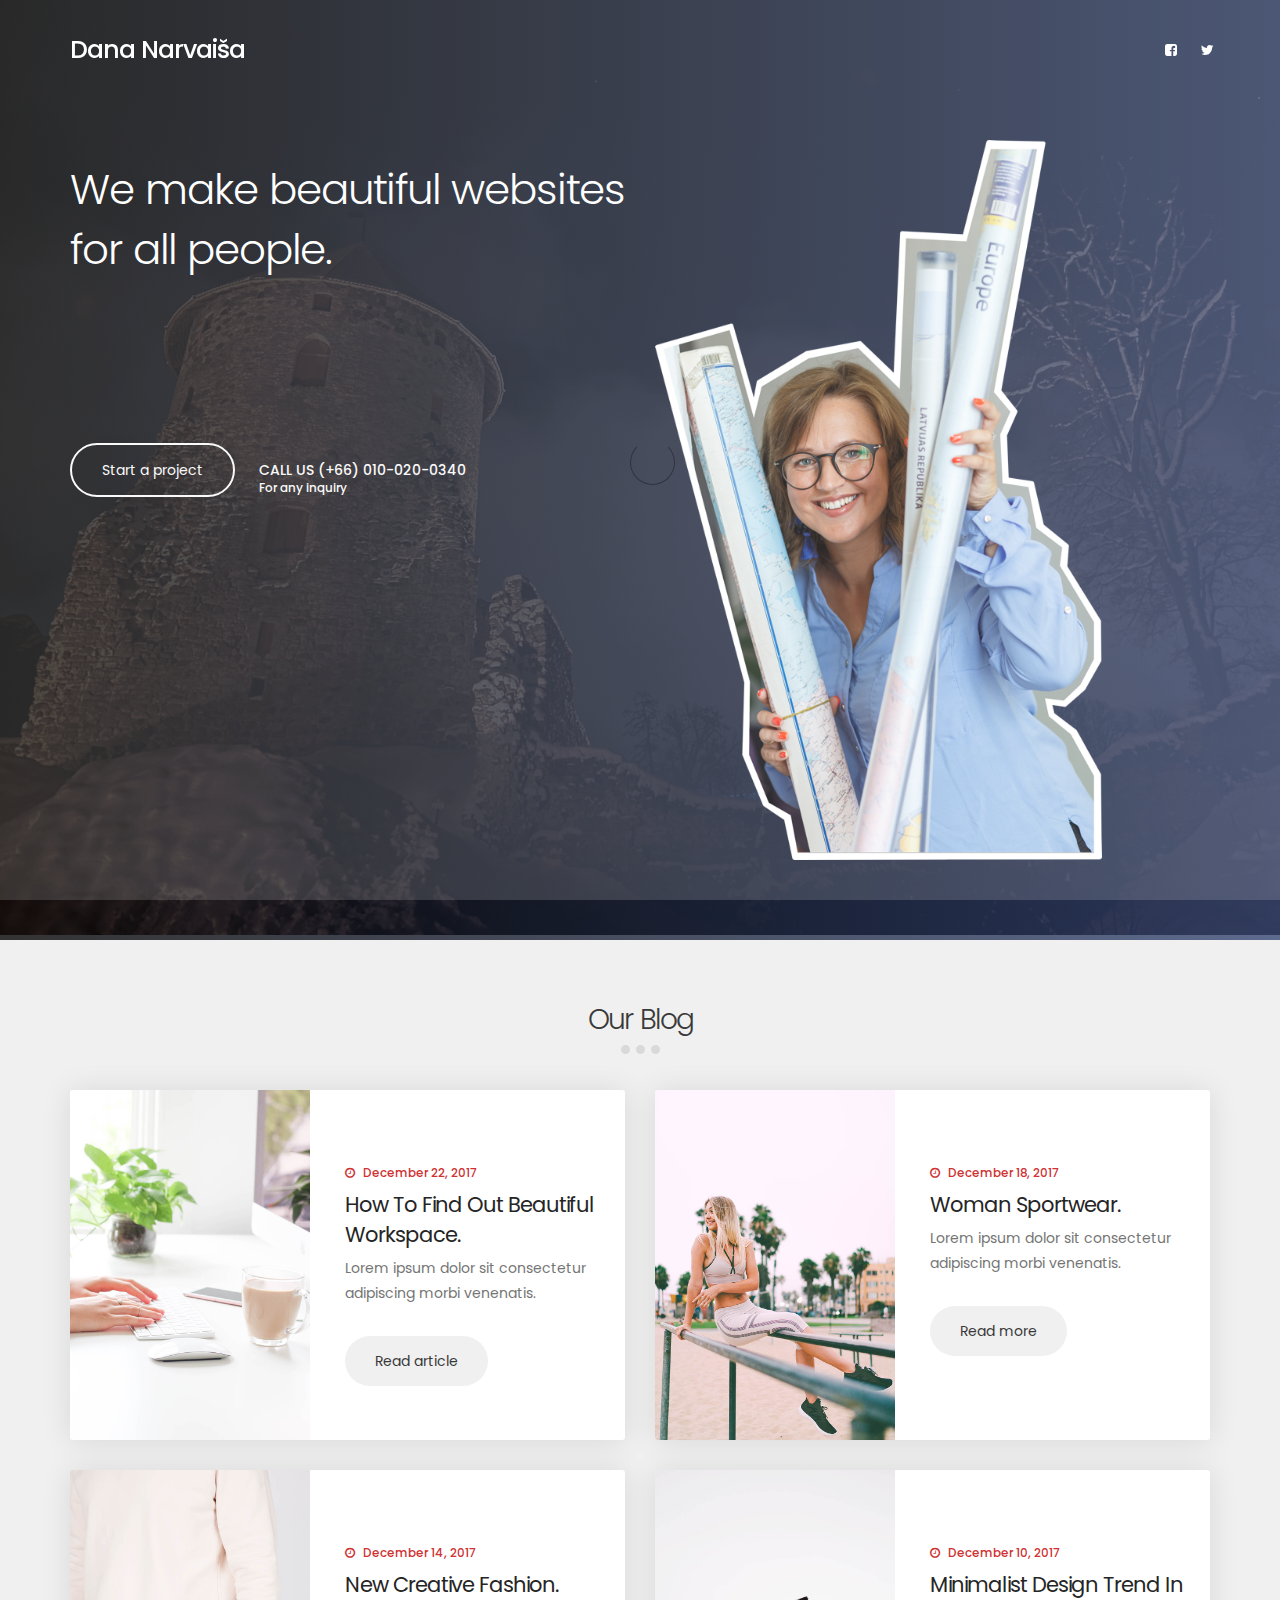
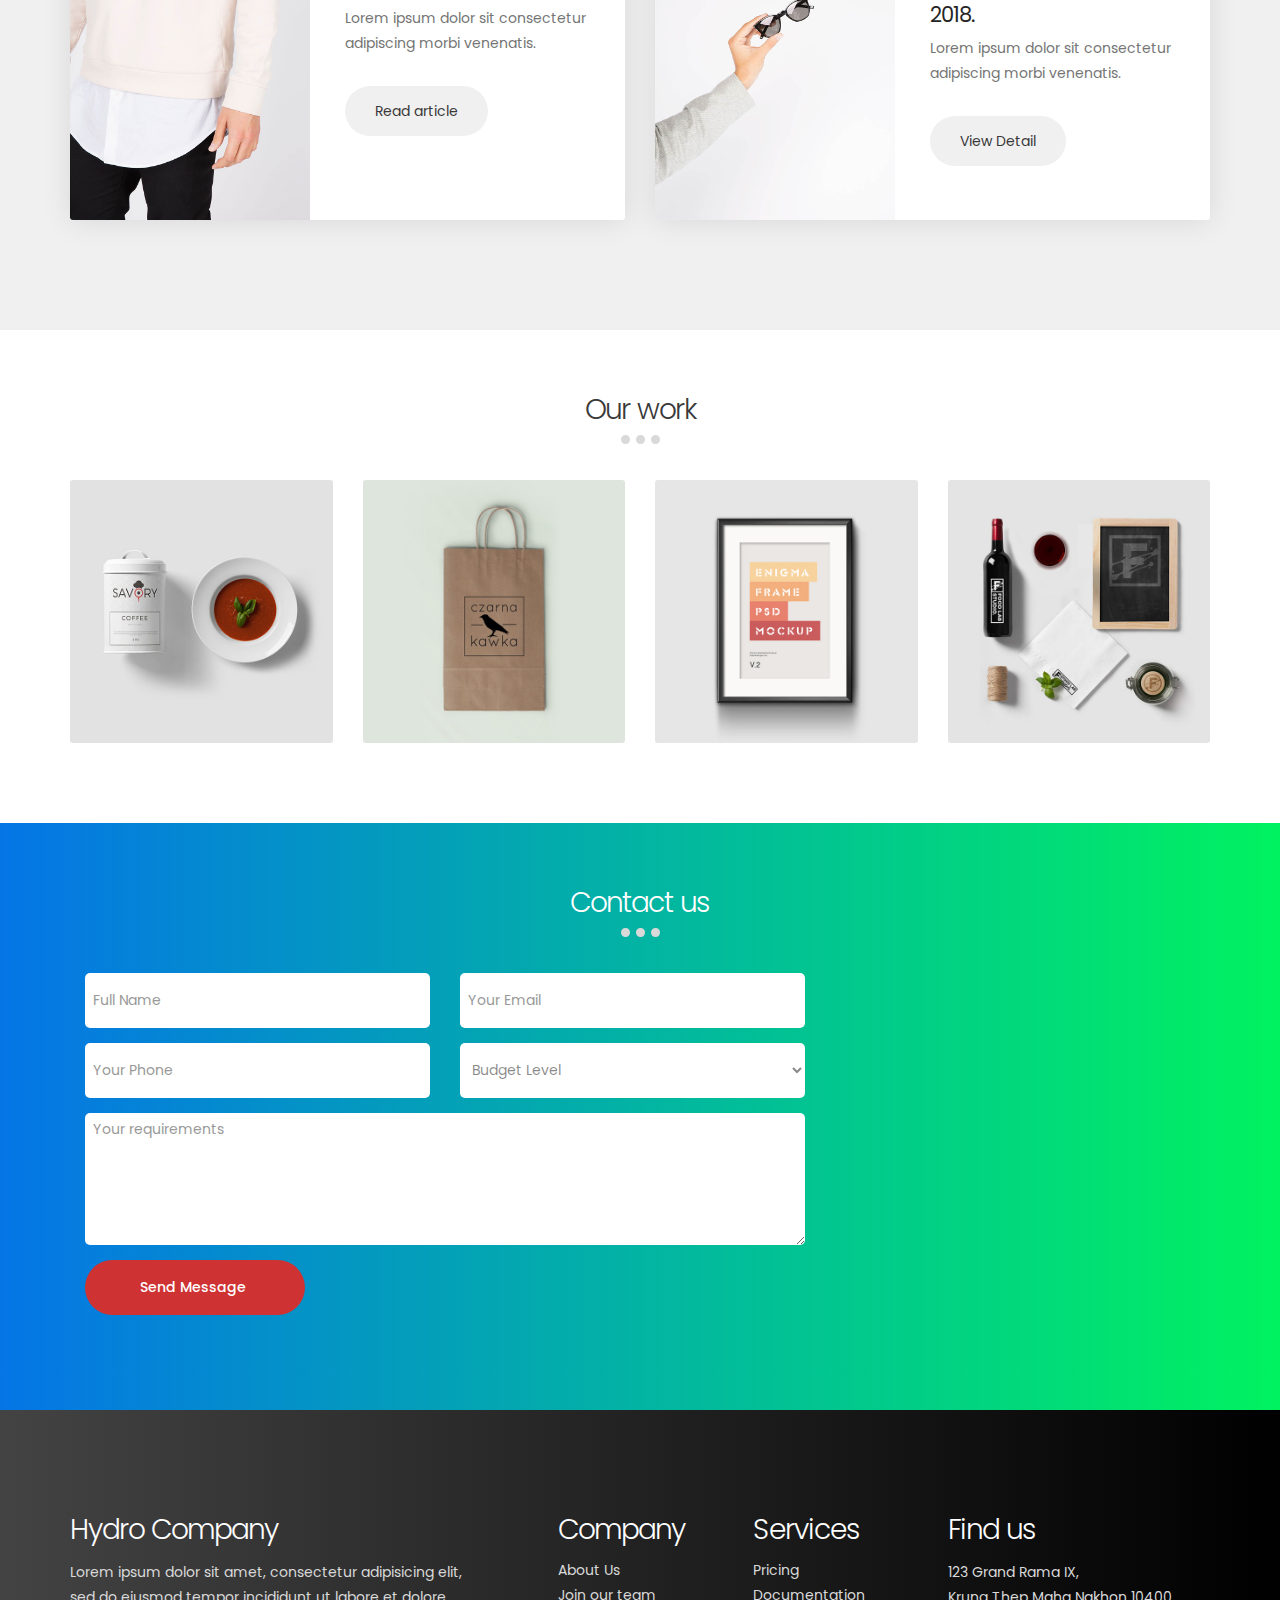
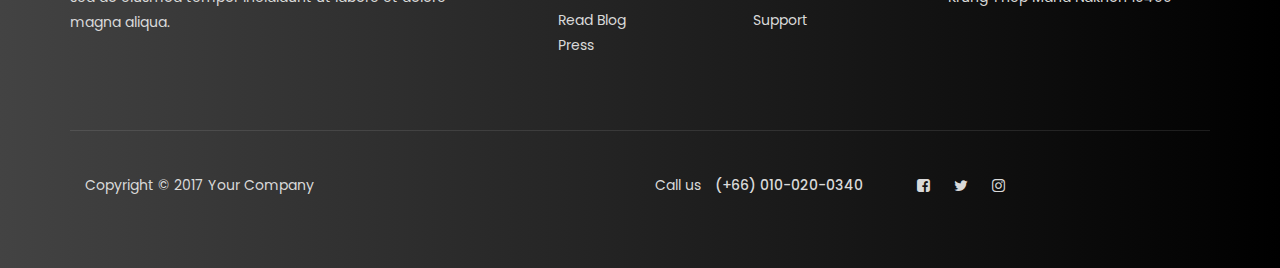
<file: index-full.html>
<!DOCTYPE html>
<html lang="en">
<head>

     <title>Dana Narvaiša</title>
<!--
Hydro Template
http://www.templatemo.com/tm-509-hydro
-->
     <meta charset="UTF-8">
     <meta http-equiv="X-UA-Compatible" content="IE=Edge">
     <meta name="description" content="">
     <meta name="keywords" content="">
     <meta name="author" content="">
     <meta name="viewport" content="width=device-width, initial-scale=1, maximum-scale=1">

     <link rel="stylesheet" href="css/bootstrap.min.css">
     <link rel="stylesheet" href="css/magnific-popup.css">
     <link rel="stylesheet" href="css/font-awesome.min.css">

     <!-- MAIN CSS -->
     <link rel="stylesheet" href="css/templatemo-style.css">
</head>
<body>

     <!-- PRE LOADER -->
     <section class="preloader">
          <div class="spinner">
               <span class="spinner-rotate"></span>
          </div>
     </section>


     <!-- MENU -->
     <section class="navbar custom-navbar navbar-fixed-top" role="navigation">
          <div class="container">

               <div class="navbar-header">
                    <button class="navbar-toggle" data-toggle="collapse" data-target=".navbar-collapse">
                         <span class="icon icon-bar"></span>
                         <span class="icon icon-bar"></span>
                         <span class="icon icon-bar"></span>
                    </button>

                    <!-- lOGO TEXT HERE -->
                    <a href="index.html" class="navbar-brand">Dana Narvaiša</a>
               </div>

               <!-- MENU LINKS -->
               <div class="collapse navbar-collapse">
                   <!--   <ul class="nav navbar-nav navbar-nav-first">
                         <li><a href="#home" class="smoothScroll">Home</a></li>
                         <li><a href="#about" class="smoothScroll">About</a></li>
                         <li><a href="#blog" class="smoothScroll">Blog</a></li>
                         <li><a href="#work" class="smoothScroll">Our Work</a></li>
                         <li><a href="#contact" class="smoothScroll">Contacts</a></li>
                    </ul> -->

                    <ul class="nav navbar-nav navbar-right">
                         <li><a href="https://www.facebook.com/dana.narvaisa"><i class="fa fa-facebook-square"></i></a></li>
                         <li><a href="https://twitter.com/dana_narvaisa"><i class="fa fa-twitter"></i></a></li>
                        <!-- <li class="section-btn"><a href="#" data-toggle="modal" data-target="#modal-form">Read on Medium</a></li> -->
                    </ul>
               </div>

          </div>
     </section>


     <!-- HOME -->
     <section id="home" data-stellar-background-ratio="0.5">
          <div class="overlay"></div>
          <div class="container">
               <div class="row">

                    <div class="col-md-6 col-sm-12">
                         <div class="home-info">
                              <h1>We make beautiful websites for all people.</h1>
                              <a href="#about" class="btn section-btn smoothScroll">Start a project</a>
                              <span>
                                   CALL US (+66) 010-020-0340
                                   <small>For any inquiry</small>
                              </span>
                         </div>
                    </div>

                    <div class="col-md-6 col-sm-12">
                        <div class="home-photo">

                                   <img class="mx-auto d-block img-fluid" src="images/dana-cutout-for-web.png"></img>

                      </div>
                    </div>

               </div>
          </div>
     </section>


     <!-- ABOUT -->
     <!--   <section id="about" data-stellar-background-ratio="0.5">
          <div class="container">
               <div class="row">

                    <div class="col-md-5 col-sm-6">
                         <div class="about-info">
                              <div class="section-title">
                                   <h2>Let us introduce</h2>
                                   <span class="line-bar">...</span>
                              </div>
                              <p>Lorem ipsum dolor sit amet, consectetur adipisicing elit, sed do eiusmod tempor incididunt ut labore et dolore magna aliqua. Ut enim ad minim.</p>
                              <p>Lorem ipsum dolor sit amet, consectetur adipisicing elit, sed do eiusmod tempor.</p>
                         </div>
                    </div>

                    <div class="col-md-3 col-sm-6">
                         <div class="about-info skill-thumb">

                              <strong>Web Design</strong>
                                   <span class="pull-right">85%</span>
                                        <div class="progress">
                                             <div class="progress-bar progress-bar-primary" role="progressbar" aria-valuenow="85" aria-valuemin="0" aria-valuemax="100" style="width: 85%;"></div>
                                        </div>

                              <strong>Photography</strong>
                                   <span class="pull-right">90%</span>
                                        <div class="progress">
                                             <div class="progress-bar progress-bar-primary" role="progressbar" aria-valuenow="90" aria-valuemin="0" aria-valuemax="100" style="width: 90%;"></div>
                                        </div>

                              <strong>Content Marketing</strong>
                                   <span class="pull-right">75%</span>
                                        <div class="progress">
                                             <div class="progress-bar progress-bar-primary" role="progressbar" aria-valuenow="75" aria-valuemin="0" aria-valuemax="100" style="width: 75%;"></div>
                                        </div>

                              <strong>CMS Admin</strong>
                                   <span class="pull-right">70%</span>
                                        <div class="progress">
                                             <div class="progress-bar progress-bar-primary" role="progressbar" aria-valuenow="70" aria-valuemin="0" aria-valuemax="100" style="width: 70%;"></div>
                                        </div>

                         </div>
                    </div>

                    <div class="col-md-4 col-sm-12">
                         <div class="about-image">
                              <img src="images/about-image.jpg" class="img-responsive" alt="">
                         </div>
                    </div>

               </div>
          </div>
     </section> -->


     <!-- BLOG -->
     <section id="blog" data-stellar-background-ratio="0.5">
          <div class="container">
               <div class="row">

                    <div class="col-md-12 col-sm-12">
                         <div class="section-title">
                              <h2>Our Blog</h2>
                              <span class="line-bar">...</span>
                         </div>
                    </div>

                    <div class="col-md-6 col-sm-6">
                         <!-- BLOG THUMB -->
                         <div class="media blog-thumb">
                              <div class="media-object media-left">
                                   <a href="blog-detail.html"><img src="images/blog-image1.jpg" class="img-responsive" alt=""></a>
                              </div>
                              <div class="media-body blog-info">
                                   <small><i class="fa fa-clock-o"></i> December 22, 2017</small>
                                   <h3><a href="blog-detail.html">How To Find Out Beautiful Workspace.</a></h3>
                                   <p>Lorem ipsum dolor sit consectetur adipiscing morbi venenatis.</p>
                                   <a href="blog-detail.html" class="btn section-btn">Read article</a>
                              </div>
                         </div>
                    </div>

                    <div class="col-md-6 col-sm-6">
                         <!-- BLOG THUMB -->
                         <div class="media blog-thumb">
                              <div class="media-object media-left">
                                   <a href="blog-detail.html"><img src="images/blog-image2.jpg" class="img-responsive" alt=""></a>
                              </div>
                              <div class="media-body blog-info">
                                   <small><i class="fa fa-clock-o"></i> December 18, 2017</small>
                                   <h3><a href="blog-detail.html">woman sportwear.</a></h3>
                                   <p>Lorem ipsum dolor sit consectetur adipiscing morbi venenatis.</p>
                                   <a href="blog-detail.html" class="btn section-btn">Read more</a>
                              </div>
                         </div>
                    </div>

                    <div class="col-md-6 col-sm-6">
                         <!-- BLOG THUMB -->
                         <div class="media blog-thumb">
                              <div class="media-object media-left">
                                   <a href="blog-detail.html"><img src="images/blog-image3.jpg" class="img-responsive" alt=""></a>
                              </div>
                              <div class="media-body blog-info">
                                   <small><i class="fa fa-clock-o"></i> December 14, 2017</small>
                                   <h3><a href="blog-detail.html">new creative fashion.</a></h3>
                                   <p>Lorem ipsum dolor sit consectetur adipiscing morbi venenatis.</p>
                                   <a href="blog-detail.html" class="btn section-btn">Read article</a>
                              </div>
                         </div>
                    </div>

                    <div class="col-md-6 col-sm-6">
                         <!-- BLOG THUMB -->
                         <div class="media blog-thumb">
                              <div class="media-object media-left">
                                   <a href="blog-detail.html"><img src="images/blog-image4.jpg" class="img-responsive" alt=""></a>
                              </div>
                              <div class="media-body blog-info">
                                   <small><i class="fa fa-clock-o"></i> December 10, 2017</small>
                                   <h3><a href="blog-detail.html">minimalist design trend in 2018.</a></h3>
                                   <p>Lorem ipsum dolor sit consectetur adipiscing morbi venenatis.</p>
                                   <a href="blog-detail.html" class="btn section-btn">View Detail</a>
                              </div>
                         </div>
                    </div>

               </div>
          </div>
     </section>


     <!-- WORK -->
     <section id="work" data-stellar-background-ratio="0.5">
          <div class="container">
               <div class="row">

                    <div class="col-md-12 col-sm-12">
                         <div class="section-title">
                              <h2>Our work</h2>
                              <span class="line-bar">...</span>
                         </div>
                    </div>

                    <div class="col-md-3 col-sm-6">
                         <!-- WORK THUMB -->
                         <div class="work-thumb">
                              <a href="images/work-image1.jpg" class="image-popup">
                                   <img src="images/work-image1.jpg" class="img-responsive" alt="Work">

                                   <div class="work-info">
                                        <h3>Clean &amp; Minimal</h3>
                                        <small>Product Design</small>
                                   </div>
                              </a>
                         </div>
                    </div>

                    <div class="col-md-3 col-sm-6">
                         <!-- WORK THUMB -->
                         <div class="work-thumb">
                              <a href="images/work-image2.jpg" class="image-popup">
                                   <img src="images/work-image2.jpg" class="img-responsive" alt="Work">

                                   <div class="work-info">
                                        <h3>Studio Bag</h3>
                                        <small>Branding</small>
                                   </div>
                              </a>
                         </div>
                    </div>

                    <div class="col-md-3 col-sm-6">
                         <!-- WORK THUMB -->
                         <div class="work-thumb">
                              <a href="images/work-image3.jpg" class="image-popup">
                                   <img src="images/work-image3.jpg" class="img-responsive" alt="Work">

                                   <div class="work-info">
                                        <h3>Frame Design</h3>
                                        <small>Photography</small>
                                   </div>
                              </a>
                         </div>
                    </div>

                    <div class="col-md-3 col-sm-6">
                         <!-- WORK THUMB -->
                         <div class="work-thumb">
                              <a href="images/work-image4.jpg" class="image-popup">
                                   <img src="images/work-image4.jpg" class="img-responsive" alt="Work">

                                   <div class="work-info">
                                        <h3>Paint Work</h3>
                                        <small>Art, Design</small>
                                   </div>
                              </a>
                         </div>
                    </div>

               </div>
          </div>
     </section>

     <!-- CONTACT -->
     <section id="contact" data-stellar-background-ratio="0.5">
          <div class="container">
               <div class="row">

                    <div class="col-md-12 col-sm-12">
                         <div class="section-title">
                              <h2>Contact us</h2>
                              <span class="line-bar">...</span>
                         </div>
                    </div>

                    <div class="col-md-8 col-sm-8">

                         <!-- CONTACT FORM HERE -->
                         <form id="contact-form" role="form" action="#" method="post">
                              <div class="col-md-6 col-sm-6">
                                   <input type="text" class="form-control" placeholder="Full Name" id="cf-name" name="cf-name" required="">
                              </div>

                              <div class="col-md-6 col-sm-6">
                                   <input type="email" class="form-control" placeholder="Your Email" id="cf-email" name="cf-email" required="">
                              </div>

                              <div class="col-md-6 col-sm-6">
                                   <input type="tel" class="form-control" placeholder="Your Phone" id="cf-number" name="cf-number" required="">
                              </div>

                              <div class="col-md-6 col-sm-6">
                                   <select class="form-control" id="cf-budgets" name="cf-budgets">
                                        <option>Budget Level</option>
                                        <option>$500 to $1,000</option>
                                        <option>$1,000 to $2,200</option>
                                        <option>$2,200 to $4,500</option>
                                        <option>$4,500 to $7,500</option>
                                        <option>$7,500 to $12,000</option>
                                        <option>$12,000 or more</option>
                                   </select>
                              </div>

                              <div class="col-md-12 col-sm-12">
                                   <textarea class="form-control" rows="6" placeholder="Your requirements" id="cf-message" name="cf-message" required=""></textarea>
                              </div>

                              <div class="col-md-4 col-sm-12">
                                   <input type="submit" class="form-control" name="submit" value="Send Message">
                              </div>

                         </form>
                    </div>

                    <div class="col-md-4 col-sm-4">
                         <div class="google-map">
	<!-- How to change your own map point
            1. Go to Google Maps
            2. Click on your location point
            3. Click "Share" and choose "Embed map" tab
            4. Copy only URL and paste it within the src="" field below
	-->
                              <iframe src="https://www.google.com/maps/embed?pb=!1m18!1m12!1m3!1d3647.3030413476204!2d100.5641230193719!3d13.757206847615207!2m3!1f0!2f0!3f0!3m2!1i1024!2i768!4f13.1!3m3!1m2!1s0x0%3A0xf51ce6427b7918fc!2sG+Tower!5e0!3m2!1sen!2sth!4v1510722015945" allowfullscreen></iframe>
                         </div>
                    </div>

               </div>
          </div>
     </section>


     <!-- FOOTER -->
     <footer data-stellar-background-ratio="0.5">
          <div class="container">
               <div class="row">

                    <div class="col-md-5 col-sm-12">
                         <div class="footer-thumb footer-info">
                              <h2>Hydro Company</h2>
                              <p>Lorem ipsum dolor sit amet, consectetur adipisicing elit, sed do eiusmod tempor incididunt ut labore et dolore magna aliqua.</p>
                         </div>
                    </div>

                    <div class="col-md-2 col-sm-4">
                         <div class="footer-thumb">
                              <h2>Company</h2>
                              <ul class="footer-link">
                                   <li><a href="#">About Us</a></li>
                                   <li><a href="#">Join our team</a></li>
                                   <li><a href="#">Read Blog</a></li>
                                   <li><a href="#">Press</a></li>
                              </ul>
                         </div>
                    </div>

                    <div class="col-md-2 col-sm-4">
                         <div class="footer-thumb">
                              <h2>Services</h2>
                              <ul class="footer-link">
                                   <li><a href="#">Pricing</a></li>
                                   <li><a href="#">Documentation</a></li>
                                   <li><a href="#">Support</a></li>
                              </ul>
                         </div>
                    </div>

                    <div class="col-md-3 col-sm-4">
                         <div class="footer-thumb">
                              <h2>Find us</h2>
                              <p>123 Grand Rama IX, <br> Krung Thep Maha Nakhon 10400</p>
                         </div>
                    </div>

                    <div class="col-md-12 col-sm-12">
                         <div class="footer-bottom">
                              <div class="col-md-6 col-sm-5">
                                   <div class="copyright-text">
                                        <p>Copyright &copy; 2017 Your Company</p>
                                   </div>
                              </div>
                              <div class="col-md-6 col-sm-7">
                                   <div class="phone-contact">
                                        <p>Call us <span>(+66) 010-020-0340</span></p>
                                   </div>
                                   <ul class="social-icon">
                                        <li><a href="https://www.facebook.com/templatemo" class="fa fa-facebook-square" attr="facebook icon"></a></li>
                                        <li><a href="#" class="fa fa-twitter"></a></li>
                                        <li><a href="#" class="fa fa-instagram"></a></li>
                                   </ul>
                              </div>
                         </div>
                    </div>

               </div>
          </div>
     </footer>


     <!-- MODAL -->
     <section class="modal fade" id="modal-form" tabindex="-1" role="dialog" aria-labelledby="myModalLabel" aria-hidden="true">
          <div class="modal-dialog modal-lg">
               <div class="modal-content modal-popup">

                    <div class="modal-header">
                         <button type="button" class="close" data-dismiss="modal" aria-label="Close">
                              <span aria-hidden="true">&times;</span>
                         </button>
                    </div>

                    <div class="modal-body">
                         <div class="container-fluid">
                              <div class="row">

                                   <div class="col-md-12 col-sm-12">
                                        <div class="modal-title">
                                             <h2>Hydro Co</h2>
                                        </div>

                                        <!-- NAV TABS -->
                                        <ul class="nav nav-tabs" role="tablist">
                                             <li class="active"><a href="#sign_up" aria-controls="sign_up" role="tab" data-toggle="tab">Create an account</a></li>
                                             <li><a href="#sign_in" aria-controls="sign_in" role="tab" data-toggle="tab">Sign In</a></li>
                                        </ul>

                                        <!-- TAB PANES -->
                                        <div class="tab-content">
                                             <div role="tabpanel" class="tab-pane fade in active" id="sign_up">
                                                  <form action="#" method="post">
                                                       <input type="text" class="form-control" name="name" placeholder="Name" required>
                                                       <input type="telephone" class="form-control" name="telephone" placeholder="Telephone" required>
                                                       <input type="email" class="form-control" name="email" placeholder="Email" required>
                                                       <input type="password" class="form-control" name="password" placeholder="Password" required>
                                                       <input type="submit" class="form-control" name="submit" value="Submit Button">
                                                  </form>
                                             </div>

                                             <div role="tabpanel" class="tab-pane fade in" id="sign_in">
                                                  <form action="#" method="post">
                                                       <input type="email" class="form-control" name="email" placeholder="Email" required>
                                                       <input type="password" class="form-control" name="password" placeholder="Password" required>
                                                       <input type="submit" class="form-control" name="submit" value="Submit Button">
                                                       <a href="https://www.facebook.com/templatemo">Forgot your password?</a>
                                                  </form>
                                             </div>
                                        </div>
                                   </div>

                              </div>
                         </div>
                    </div>

               </div>
          </div>
     </section>

     <!-- SCRIPTS -->
     <script src="js/jquery.js"></script>
     <script src="js/bootstrap.min.js"></script>
     <script src="js/jquery.stellar.min.js"></script>
     <script src="js/jquery.magnific-popup.min.js"></script>
     <script src="js/smoothscroll.js"></script>
     <script src="js/custom.js"></script>

</body>
</html>
</file>
<file: css/templatemo-style.css>
/*

Hydro Template

http://www.templatemo.com/tm-509-hydro

*/
  @import url('https://fonts.googleapis.com/css?family=Poppins:400,500,600');

  body {
    background: #ffffff;
    font-family: 'Poppins', sans-serif;
    overflow-x: hidden;
  }


  /*---------------------------------------
     TYPOGRAPHY
  -----------------------------------------*/

  h1,h2,h3,h4,h5,h6 {
    font-weight: 300;
    line-height: inherit;
    letter-spacing: -1px;
  }

  h1 {
    color: #292929;
    font-size: 3em;
    margin-bottom: 30px;
  }

  h2 {
    color: #393939;
    font-size: 2em;
  }

  h3 {
    color: #505050;
    font-size: 1.5em;
    font-weight: 500;
    margin-bottom: 0;
  }

  h4 {
    color: #696969;
    font-size: 18px;
    line-height: normal;
  }

  p {
    color: #757575;
    font-size: 14px;
    font-weight: normal;
    line-height: 25px;
  }

  strong {
    font-weight: 500;
  }


  /*---------------------------------------
     GENERAL
  -----------------------------------------*/

  * {
    -webkit-box-sizing: border-box;
    -moz-box-sizing: border-box;
    box-sizing: border-box;
  }

  *:before,
  *:after {
    -webkit-box-sizing: border-box;
    -moz-box-sizing: border-box;
    box-sizing: border-box;
  }

  a {
    color: #252525;
    font-weight: normal;
    -webkit-transition: 0.5s;
    transition: 0.5s;
    text-decoration: none !important;
  }

  a:hover, a:active, a:focus {
    color: #ce3232;
    outline: none;
  }

  .section-title {
    margin-bottom: 60px;
  }

  .section-title h2 {
    margin-top: 0;
    margin-bottom: 10px;
    line-height: 0;
  }

  .section-title .line-bar {
    color: #d9d9d9;
    display: block;
    font-size: 5em;
    line-height: 0;
  }

  .section-btn {
    background: #ce3232;
    border: 0;
    border-radius: 100px;
    color: #ffffff;
    cursor: pointer;
    font-size: inherit;
    font-weight: normal;
    padding: 15px 30px;
    -webkit-transition: 0.5s;
    transition: 0.5s;
  }

  .section-btn:hover,
  .section-btn:focus {
    background: #00F260;  /* fallback for old browsers */
    background: -webkit-linear-gradient(to right, #0575E6, #00F260);  /* Chrome 10-25, Safari 5.1-6 */
    background: linear-gradient(to right, #0575E6, #00F260); /* W3C, IE 10+/ Edge, Firefox 16+, Chrome 26+, Opera 12+, Safari 7+ */
    border-color: transparent;
    color: #393939;
  }

  .overlay {
    background: #000000;  /* fallback for old browsers */
    background: -webkit-linear-gradient(to right, #000000, #344572);  /* Chrome 10-25, Safari 5.1-6 */
    background: linear-gradient(to right, #000000, #344572); /* W3C, IE 10+/ Edge, Firefox 16+, Chrome 26+, Opera 12+, Safari 7+ */
    opacity: 0.8;
    position: absolute;
    width: 100%;
    height: 100%;
    top: 0;
    right: 0;
    left: 0;
  }

  section {
    padding-top: 80px;
    padding-bottom: 80px;
    text-align: center;
  }


  /*---------------------------------------
       PRE LOADER
  -----------------------------------------*/

  .preloader {
    position: fixed;
    top: 0;
    left: 0;
    width: 100%;
    height: 100%;
    z-index: 99999;
    display: flex;
    flex-flow: row nowrap;
    justify-content: center;
    align-items: center;
    background: none repeat scroll 0 0 #ffffff;
  }

  .spinner {
    border: 1px solid transparent;
    border-radius: 3px;
    position: relative;
  }

  .spinner:before {
    content: '';
    box-sizing: border-box;
    position: absolute;
    top: 50%;
    left: 50%;
    width: 45px;
    height: 45px;
    margin-top: -10px;
    margin-left: -10px;
    border-radius: 50%;
    border: 1px solid #575757;
    border-top-color: #ffffff;
    animation: spinner .9s linear infinite;
    
  }

  @-webkit-@keyframes spinner {
    to {transform: rotate(360deg);}
  }

  @keyframes spinner {
    to {transform: rotate(360deg);}
  }


  /*---------------------------------------
      MENU
  -----------------------------------------*/

  .custom-navbar {
    border: none;
    margin-bottom: 0;
    padding: 25px 0;
  }

  .custom-navbar .navbar-brand {
    color: #ffffff;
    font-size: 25px;
    font-weight: 500;
    letter-spacing: -1px;
  }

  .top-nav-collapse {
    background: #ffffff;
  }

  .custom-navbar .navbar-nav.navbar-nav-first {
    margin-left: 8em;
  }

  .custom-navbar .navbar-nav.navbar-right li a {
    padding-right: 12px;
    padding-left: 12px;
  }

  .custom-navbar .section-btn {
    padding: 15px;
    margin-left: 2em;
  }

  .custom-navbar .section-btn:hover {
    background: #000000;  /* fallback for old browsers */
    background: -webkit-linear-gradient(to right, #434343, #000000);  /* Chrome 10-25, Safari 5.1-6 */
    background: linear-gradient(to right, #434343, #000000); /* W3C, IE 10+/ Edge, Firefox 16+, Chrome 26+, Opera 12+, Safari 7+ */
  }

  .custom-navbar .section-btn a {
    padding: 0;
  }

  .custom-navbar .nav .section-btn a:hover {
    color: #ffffff;
  }

  .custom-navbar .nav li a {
    font-size: 14px;
    font-weight: 500;
    color: #ffffff;
    letter-spacing: -0.5px;
    padding-right: 22px;
    padding-left: 22px;
  }

  .custom-navbar .nav li a:hover {
    background: transparent;
    color: #ce3232;
  }

  .custom-navbar .navbar-nav > li > a:hover,
  .custom-navbar .navbar-nav > li > a:focus {
    background-color: transparent;
  }

  .custom-navbar .nav li.active > a {
    background-color: transparent;
    color: #ce3232;
  }

  .custom-navbar .navbar-toggle {
    border: none;
    padding-top: 10px;
  }

  .custom-navbar .navbar-toggle {
    background-color: transparent;
  }

  .custom-navbar .navbar-toggle .icon-bar {
    background: #252525;
    border-color: transparent;
  }

  @media(min-width:768px) {
    .custom-navbar {
      border-bottom: 0;
      background: 0 0;
    }

    .custom-navbar.top-nav-collapse {
      background: #ffffff;
      -webkit-box-shadow: 0 1px 30px rgba(0, 0, 0, 0.1);
      -moz-box-shadow: 0 1px 30px rgba(0, 0, 0, 0.1);
      box-shadow: 0 1px 30px rgba(0, 0, 0, 0.1);
      padding: 12px 0;
    }

    .top-nav-collapse .navbar-brand {
      color: #252525;
    }

    .top-nav-collapse .nav li a {
      color: #575757;
    }

    .top-nav-collapse .nav .section-btn a {
      color: #ffffff;
    }
  }



  /*---------------------------------------
      HOME
  -----------------------------------------*/

  #home {
    background: url('../images/cesis_dana_background.jpg') no-repeat center center;
    background-size: cover;
    vertical-align: middle;
    display: -webkit-box;
    display: -webkit-flex;
    display: -ms-flexbox;
    display: flex;
    -webkit-box-align: center;
    -webkit-align-items: center;
    -ms-flex-align: center;
    align-items: center;
    min-height: 100vh;
    position: relative;
    overflow: hidden;
    padding-top: 10em;
    text-align: left;
  }

  #home h1 {
    color: #ffffff;
  }

  #home h2 {
    color: #ffffff;
  }

  .home-info .section-btn {
    background: transparent;
    border: 2px solid #f9f9f9;
    color: #f9f9f9;
  }

  .home-info .section-btn:hover,
  .home-info .section-btn:focus {
    background: #ce3232;
    border-color: transparent;
    color: #ffffff;
  }

  .home-info span {
    display: inline-block;
    vertical-align: bottom;
    color: #f9f9f9;
    font-weight: 500;
    margin-left: 20px;
    margin-top: 150px;
  }

 .home-info  .home-subinfo{
    display: inline-block;
    vertical-align: bottom;
    color: #f9f9f9;
    margin-left: 20px;
    margin-top: 150px;
    font-weight: 100;
    line-height: normal;
    letter-spacing: 0px;
    font-size: 1.6em;

  }
  
  .home-info span small {
    display: block;
  }

  .home-photo img {
    width: auto;
    max-height: 80vh;

  }

  /*---------------------------------------
      ABOUT
  -----------------------------------------*/

  #about {
    text-align: left;
    padding-bottom: 0;
  }

  #about .about-info:first-child {
    margin-right: 40px;
  }

  .about-info .section-title {
    margin: 40px 0 40px 0;
  }

  .about-info {
    margin-top: 60px;
  }

  .skill-thumb strong {
    display: inline-block;
    margin-bottom: 10px;
  }

  .skill-thumb .progress {
    background: #ffffff;
    border-radius: 5px;
    box-shadow: none;
    height: 3px;
    margin-bottom: 25px;
  }

  .skill-thumb .progress-bar {
    background: #1f1f1f;
    box-shadow: none;
  }



  /*---------------------------------------
      WORK
  -----------------------------------------*/

  .work-info img {
    width: 100%;
    border-radius: 100%;
  }

  #work .work-thumb {
    overflow: hidden;
    position: relative;
    cursor: pointer;
    border-radius: 3px;
  }

  .work-thumb .work-info {
    position: absolute;
    top: 0px;
    left: 0px;
    right: 0px;
    bottom: 0px;
    display: flex;
    align-items: center;
    justify-content: center;
    flex-direction: column;
    text-align: center;
  }

  .work-thumb .work-info:after {
    position: absolute;
    top: 0px;
    left: 0px;
    right: 0px;
    bottom: 0px;
    content: "";
    background: #ce3232;
    opacity: 0;
    transition: 0.5s;
  }

  .work-thumb .work-info:hover::after {
    opacity: 0.9;
  }

  .work-thumb .work-info h3,
  .work-thumb .work-info small {
    transform: translateY(100%);
    opacity: 0;
    display: block;
    transition: 0.5s 0.2s;
    color: #ffffff;
    z-index: 2;
    position: relative;
  }

  .work-thumb .work-info small {
    color: #d9d9d9;
    text-transform: uppercase;
    font-size: 12px;
    font-weight: 500;
    letter-spacing: 1px;
    margin-top: 3px;
  }

  .work-thumb:hover .work-info h3,
  .work-thumb:hover .work-info small {
    transform: translateY(0px);
    opacity: 1;
  }



  /*---------------------------------------
      BLOG
  -----------------------------------------*/

  #blog {
    background: #f0f0f0;
  }

  #blog-header,
  #blog-detail {
    text-align: left;
  }

  #blog-header {
    background: url('../images/blog-header-bg.jpg') no-repeat center center;
    background-size: cover;
    display: -webkit-box;
    display: -webkit-flex;
    display: -ms-flexbox;
    display: flex;
    -webkit-box-align: center;
    -webkit-align-items: center;
    -ms-flex-align: center;
    align-items: center;
    height: 65vh;
    color: #ffffff;
    position: relative;
    padding-top: 12em;
  }

  #blog-header h2 {
    color: #ffffff;
  }

  .blog-thumb {
    background: #ffffff;
    -webkit-box-shadow: 0 1px 30px rgba(0, 0, 0, 0.1);
    -moz-box-shadow: 0 1px 30px rgba(0, 0, 0, 0.1);
    box-shadow: 0 1px 30px rgba(0, 0, 0, 0.1);
    border-radius: 3px;
    text-align: left;
    margin-bottom: 30px;
    height: 350px;
  }

  .media.blog-thumb .media-left {
    width: 45%;
  }

  .blog-thumb small {
    color: #ce3232;
    font-weight: 500;
    display: block;
  }

  .blog-thumb small .fa {
    margin-right: 5px;
  }

  .blog-thumb h4 {
    margin-top: 2px;
    margin-bottom: 0px;
  }

  #blog-detail h2 {
    padding: 25px 0 10px 0;
  }

  .blog-info {
    padding: 75px 25px;
  }

  .blog-info h3 {
    margin: 0;
    padding: 8px 0 6px 0;
    text-transform: capitalize;
  }

  .blog-info .section-btn {
    background: #f0f0f0;
    color: #393939;
    margin-top: 20px;
  }

  .blog-info .section-btn:hover {
    background: #00F260;  /* fallback for old browsers */
    background: -webkit-linear-gradient(to right, #0575E6, #00F260);  /* Chrome 10-25, Safari 5.1-6 */
    background: linear-gradient(to right, #0575E6, #00F260); /* W3C, IE 10+/ Edge, Firefox 16+, Chrome 26+, Opera 12+, Safari 7+ */
    color: #ffffff;
  }

  .blog-thumb ul {
    margin: 32px 12px 22px 0px;
  }

  .blog-thumb ul li {
    list-style: square;
    font-weight: normal;
    padding: 4px 12px 4px 0px;
  }

  .blog-social-share {
    text-align: center;
    padding-top: 22px;
  }

  .blog-social-share .btn {
    border-radius: 100px;
    border: none;
    font-size: 10px;
    letter-spacing: 0.5px;
    text-transform: uppercase;
    margin: 20px 6px;
    padding: 10px 16px;
  }

  .blog-social-share .btn-primary {
    background: #3b5998;
  }

  .blog-social-share .btn-success {
    background: #1da1f2;
  }

  .blog-social-share .btn-danger {
    background: #dd4b39;
  }

  .blog-social-share a .fa {
    padding-right: 4px;
  }

  .blog-ads {
    background: #f9f9f9;
    border-right: 4px solid #2b2b2b;
    padding: 42px;
    text-align: center;
    margin: 26px 0 26px 0;
  }

  .blog-ads h4 {
    font-size: 18px;
  }



  /*---------------------------------------
      CONTACTS
  -----------------------------------------*/

  #contact {
    background: #00F260;  /* fallback for old browsers */
    background: -webkit-linear-gradient(to right, #0575E6, #00F260);  /* Chrome 10-25, Safari 5.1-6 */
    background: linear-gradient(to right, #0575E6, #00F260); /* W3C, IE 10+/ Edge, Firefox 16+, Chrome 26+, Opera 12+, Safari 7+ */
  }

  #contact .section-title h2 {
    color: #ffffff;
  }

  .google-map {
    border-radius: 100%;
    width: 300px;
    height: 300px;
    overflow: hidden;
    margin: 0 auto;
  }

  .google-map iframe {
    border: 0;
    width: 300px;
    height: 300px;
  }

  #contact .form-control {
    border: 0;
    border-radius: 5px;
    box-shadow: none;
    color: rgba(20,20,20,0.5);
    font-size: 14px;
    font-weight: normal;
    margin-bottom: 15px;
    padding-left: 8px;
  }

  #contact input,
  #contact select {
    height: 55px;
  }

  #contact select {
    color: rgba(20,20,20,0.5);
  }

  #contact input[type='submit'] {
    background: #ce3232;
    border-radius: 100px;
    color: #ffffff;
    font-weight: 500;
  }



  /*---------------------------------------
     FOOTER
  -----------------------------------------*/

  footer {
    background: #000000;  /* fallback for old browsers */
    background: -webkit-linear-gradient(to right, #434343, #000000);  /* Chrome 10-25, Safari 5.1-6 */
    background: linear-gradient(to right, #434343, #000000); /* W3C, IE 10+/ Edge, Firefox 16+, Chrome 26+, Opera 12+, Safari 7+ */
    position: relative;
    padding-top: 80px;
    padding-bottom: 60px;
  }

  footer h2 {
    color: #ffffff;
  }

  .footer-link {
    margin: 0;
    padding: 0;
  }

  .footer-link li {
    display: block;
    list-style: none;
    margin: 5px 10px 5px 0;
  }

  footer p,
  footer span,
  .footer-link li a {
    color: #d9d9d9;
  }

  .copyright-text p,
  .footer-bottom .phone-contact p {
    font-size: 14px;
  }

  .footer-info p {
    margin-right: 4em;
  }

  .footer-bottom {
    border-top: 1px solid rgba(255,255,255,0.1);
    margin-top: 5em;
    padding-top: 3em;
  }

  .footer-bottom .phone-contact,
  .footer-bottom .social-icon {
    display: inline-block;
    vertical-align: top;
  }

  .footer-bottom .phone-contact {
    margin-right: 40px;
  }

  .footer-bottom .phone-contact span {
    font-weight: 500;
    display: inline-block;
    margin-left: 10px;
  }


  /*---------------------------------------
     SOCIAL ICON
  -----------------------------------------*/

  .social-icon {
    position: relative;
    padding: 0;
    margin: 0;
  }

  .social-icon li {
    display: inline-block;
    list-style: none;
  }

  .social-icon li a {
    border-radius: 100px;
    color: #d9d9d9;
    font-size: 15px;
    text-decoration: none;
    position: relative;
    margin: 5px 10px;
  }

  .social-icon li a:hover {
    color: #ce3232;
  }


  /*---------------------------------------
      MODAL FORM
  -----------------------------------------*/

  @media (min-width: 992px) {
    .modal-dialog {
      width: 420px;
    }
  }

  .modal-open .modal {
    padding-left: 0 !important;
  }

  .modal-dialog .modal-content {
    background: #000000;  /* fallback for old browsers */
    background: -webkit-linear-gradient(to right, #434343, #000000);  /* Chrome 10-25, Safari 5.1-6 */
    background: linear-gradient(to right, #434343, #000000); /* W3C, IE 10+/ Edge, Firefox 16+, Chrome 26+, Opera 12+, Safari 7+ */
    border: none;
    border-radius: 2px;
    text-align: center;
    position: relative;
    padding: 2em;
  }

  .modal-header, .modal-footer {
    border-bottom: 0;
    padding: 0;
  }

  .modal-dialog .modal-body {
    padding: 0;
  }

  .modal-dialog .modal-body a {
    color: #d9d9d9;
  }

  .modal .close {
    color: #999;
    font-size: 40px;
    font-weight: 300;
    text-shadow: none;
    opacity: 1;
    position: absolute;
    top: 15px;
    right: 15px;
    z-index: 100;
    outline: none;
  }

  .modal-dialog .modal-title {
    margin-bottom: 20px;
  }

  .modal-dialog .modal-title h2 {
    color: #ffffff;
  }

  .modal-dialog .nav-tabs {
    display: inline-block;
  }

  .modal-dialog .nav-tabs > li > a {
    border: 0;
    color: #999999;
    margin-right: 0;
  }

  .modal-dialog .nav-tabs > li.active > a,
  .modal-dialog .nav-tabs > li.active > a:hover,
  .modal-dialog .nav-tabs > li.active > a:focus,
  .modal-dialog .nav>li>a:focus,
  .modal-dialog .nav>li>a:hover {
    color: #ffffff;
    background-color: transparent;
    border: none;
    border-bottom: 1px solid #ce3232;
  }

  .modal-dialog .tab-content {
    padding-top: 20px;
  }

  .modal-dialog form .form-control {
    border-radius: 5px;
    border: 1px solid #595959;
    background: transparent;
    box-shadow: none;
    margin: 15px 0 15px 0;
    height: 50px;
  }

  .modal-dialog form .form-control:hover,
  .modal-dialog form .form-control:focus {
    border-color: #ffffff;
  }

  .modal-dialog form input[type="submit"] {
    background: #ce3232;
    border-color: transparent;
    border-radius: 100px;
    color: #ffffff;
    margin-top: 20px;
  }


  /*---------------------------------------
     RESPONSIVE STYLES
  -----------------------------------------*/

  @media screen and (max-width: 1170px) {

    .custom-navbar .navbar-nav.navbar-nav-first {
      margin-left: inherit;
    }
  }

  @media screen and (max-width: 991px) {

    h3 {
      font-size: 1.2em;
    }

    p {
      font-size: 13px;
    }

    #home {
      text-align: center;
    }

    .home-info {
      margin-bottom: 3em;
    }

    .custom-navbar .nav li a {
      font-size: 13px;
      padding-right: 11px;
      padding-left: 11px;
    }

    .custom-navbar .section-btn {
      margin-left: 1em;
    }

    .blog-thumb {
      height: inherit;
    }

    .blog-info {
      padding: 45px 25px;
    }

    .media.blog-thumb .media-left {
      display: block;
      width: 100%;
      padding-right: 0;
      overflow: hidden;
    }

    .media.blog-thumb .media-left {
      height: 250px;
    }

    .media.blog-thumb .media-left img {
      position: relative;
      bottom: 10em;
    }

    #work .work-thumb,
    .footer-thumb {
      margin-top: 20px;
      margin-bottom: 30px;
    }
  }

  @media only screen and (min-width: 640px) and (max-width: 767px) {

    #blog-header {
      height: 100vh;
    }

    .media.blog-thumb .media-left {
      height: 550px;
    }

    .media.blog-thumb .media-left img {
      position: relative;
      bottom: 10em;
    }
  }

  @media screen and (max-width: 767px) {

    .custom-navbar {
      background: #ffffff;
      -webkit-box-shadow: 0 1px 30px rgba(0, 0, 0, 0.1);
      -moz-box-shadow: 0 1px 30px rgba(0, 0, 0, 0.1);
      box-shadow: 0 1px 30px rgba(0, 0, 0, 0.1);
      padding: 10px 0;
    }

    .custom-navbar .nav li a {
      line-height: normal;
      padding: 5px;
    }

    .custom-navbar .navbar-brand,
    .top-nav-collapse .navbar-brand {
      color: #252525;
      font-weight: 600;
    }

    .custom-navbar .nav li a,
    .top-nav-collapse .nav li a {
      color: #575757;
    }

    .custom-navbar .navbar-nav.navbar-right li {
      display: inline-block;
    }

    .custom-navbar .section-btn {
      display: block !important;
      width: 50%;
      margin: 10px auto 10px auto;
      padding: 10px;
    }

    .custom-navbar .section-btn a {
      color: #ffffff !important;
    }

    .home-info span {
      margin-top: 20px;
    }

    #about .about-info:first-child {
      margin-right: 0;
    }

    .about-info {
      margin: 40px 0 40px 0;
    }

    .google-map {
      margin-top: 50px;
    }

    footer {
      text-align: center;
    }

    .footer-info p,
    .footer-bottom .phone-contact {
      margin-right: 0;
    }
  }

  @media screen and (max-width: 639px) {

    h1 {
      font-size: 2em;
    }

    .media.blog-thumb .media-left {
      height: 320px;
    }

    .media.blog-thumb .media-left img {
      position: relative;
      bottom: 6em;
    }

  }
</file>
